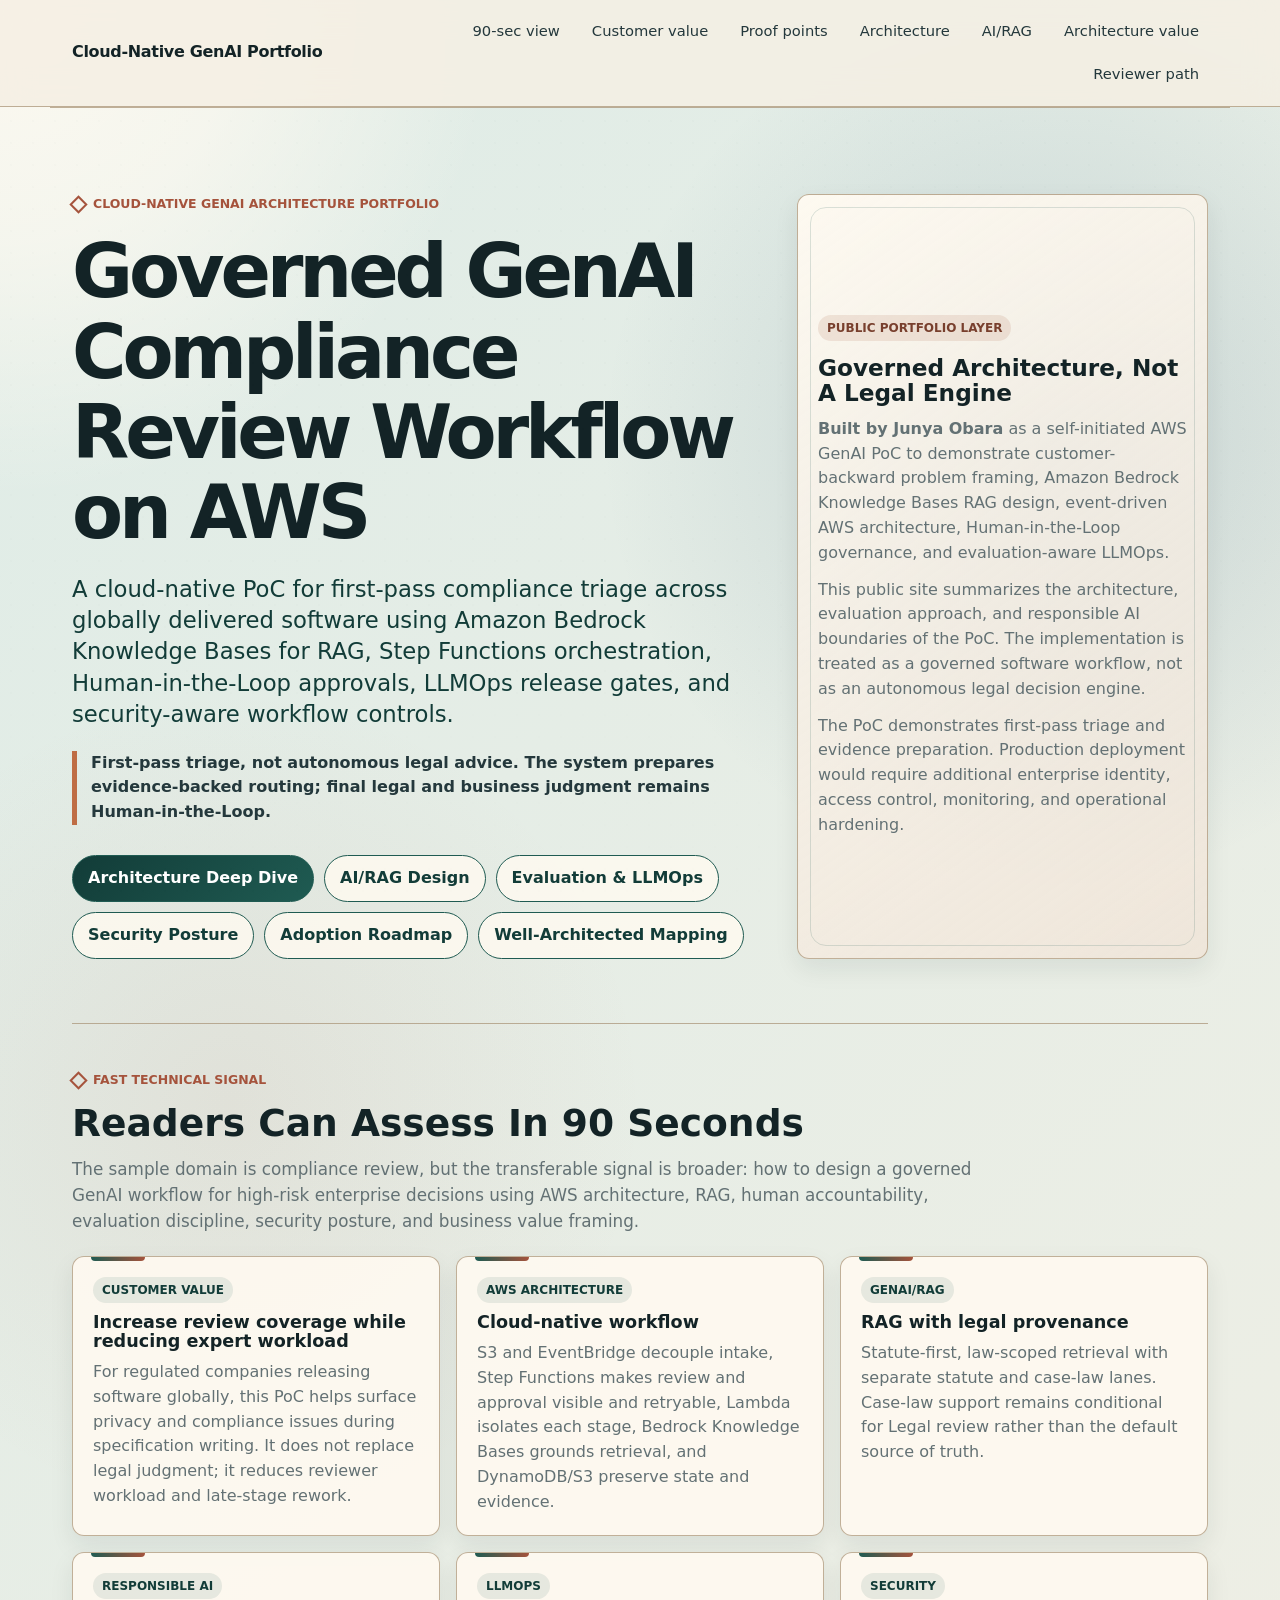
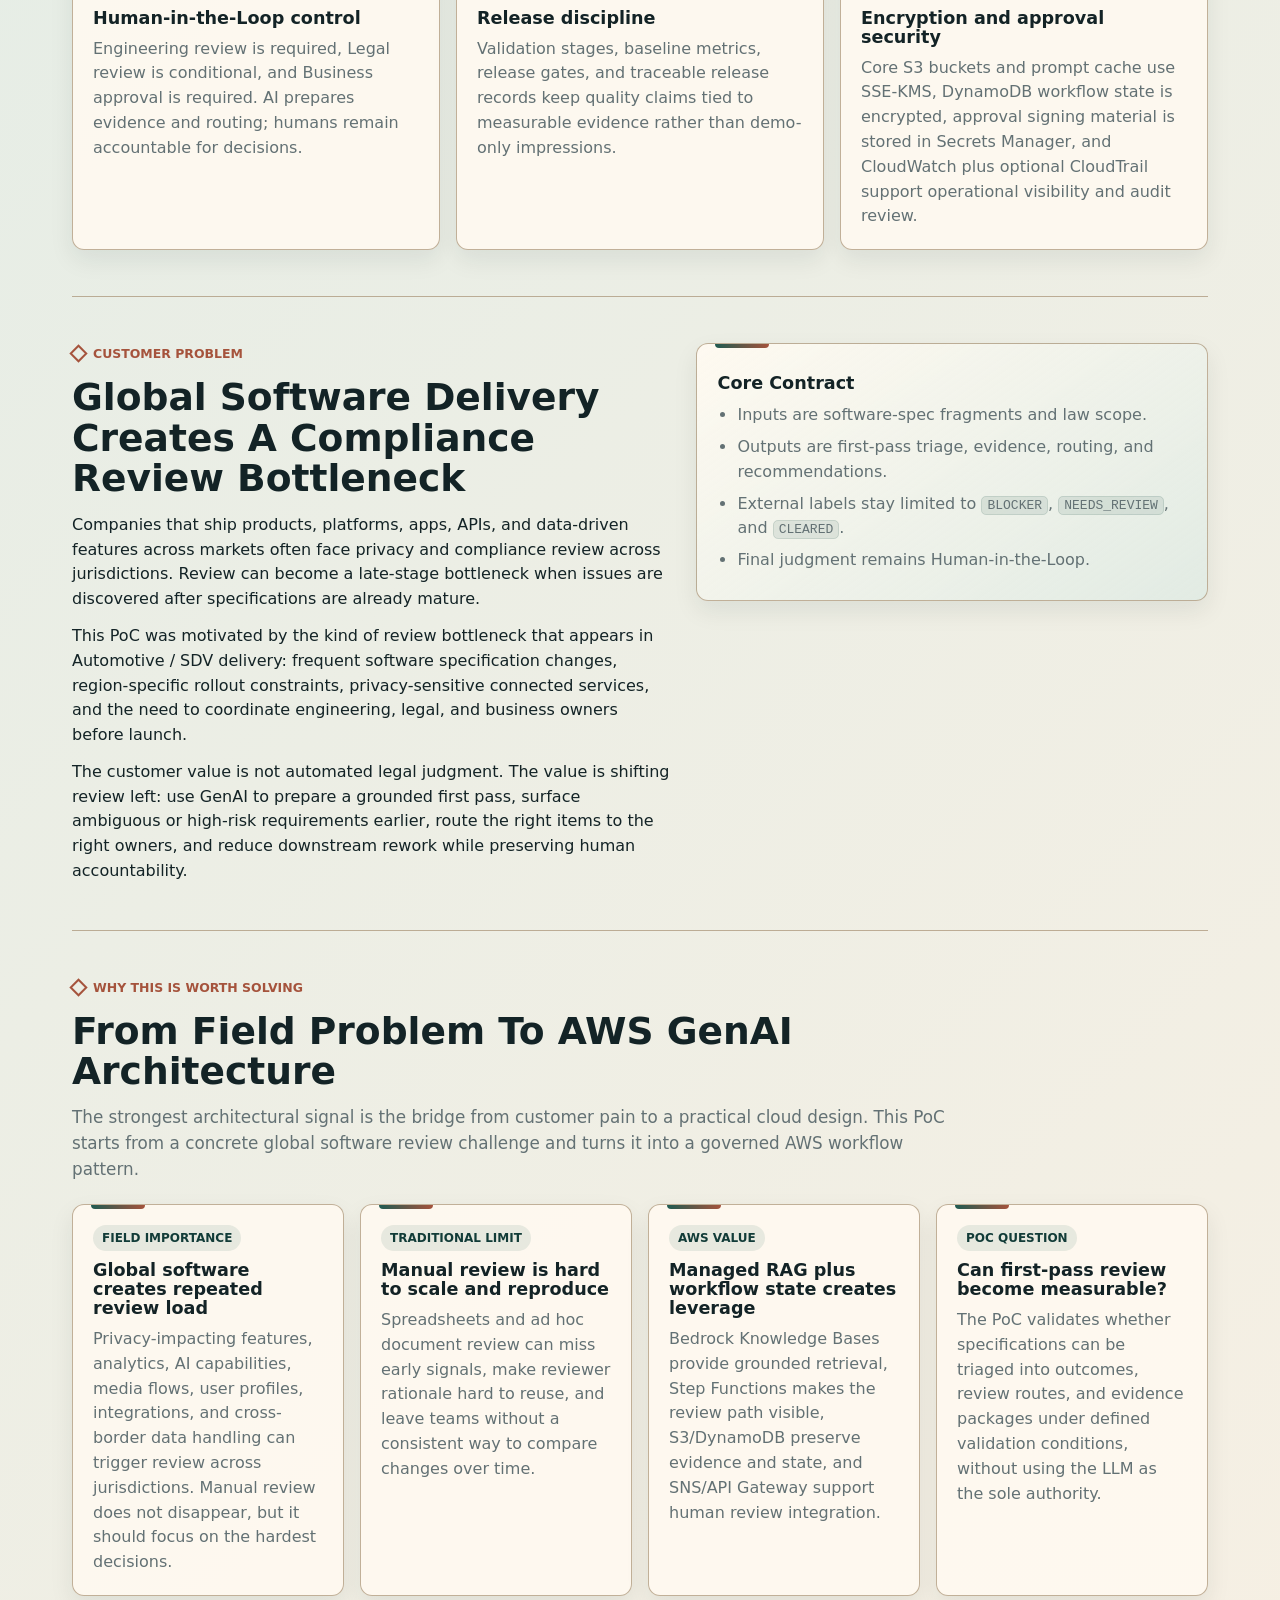
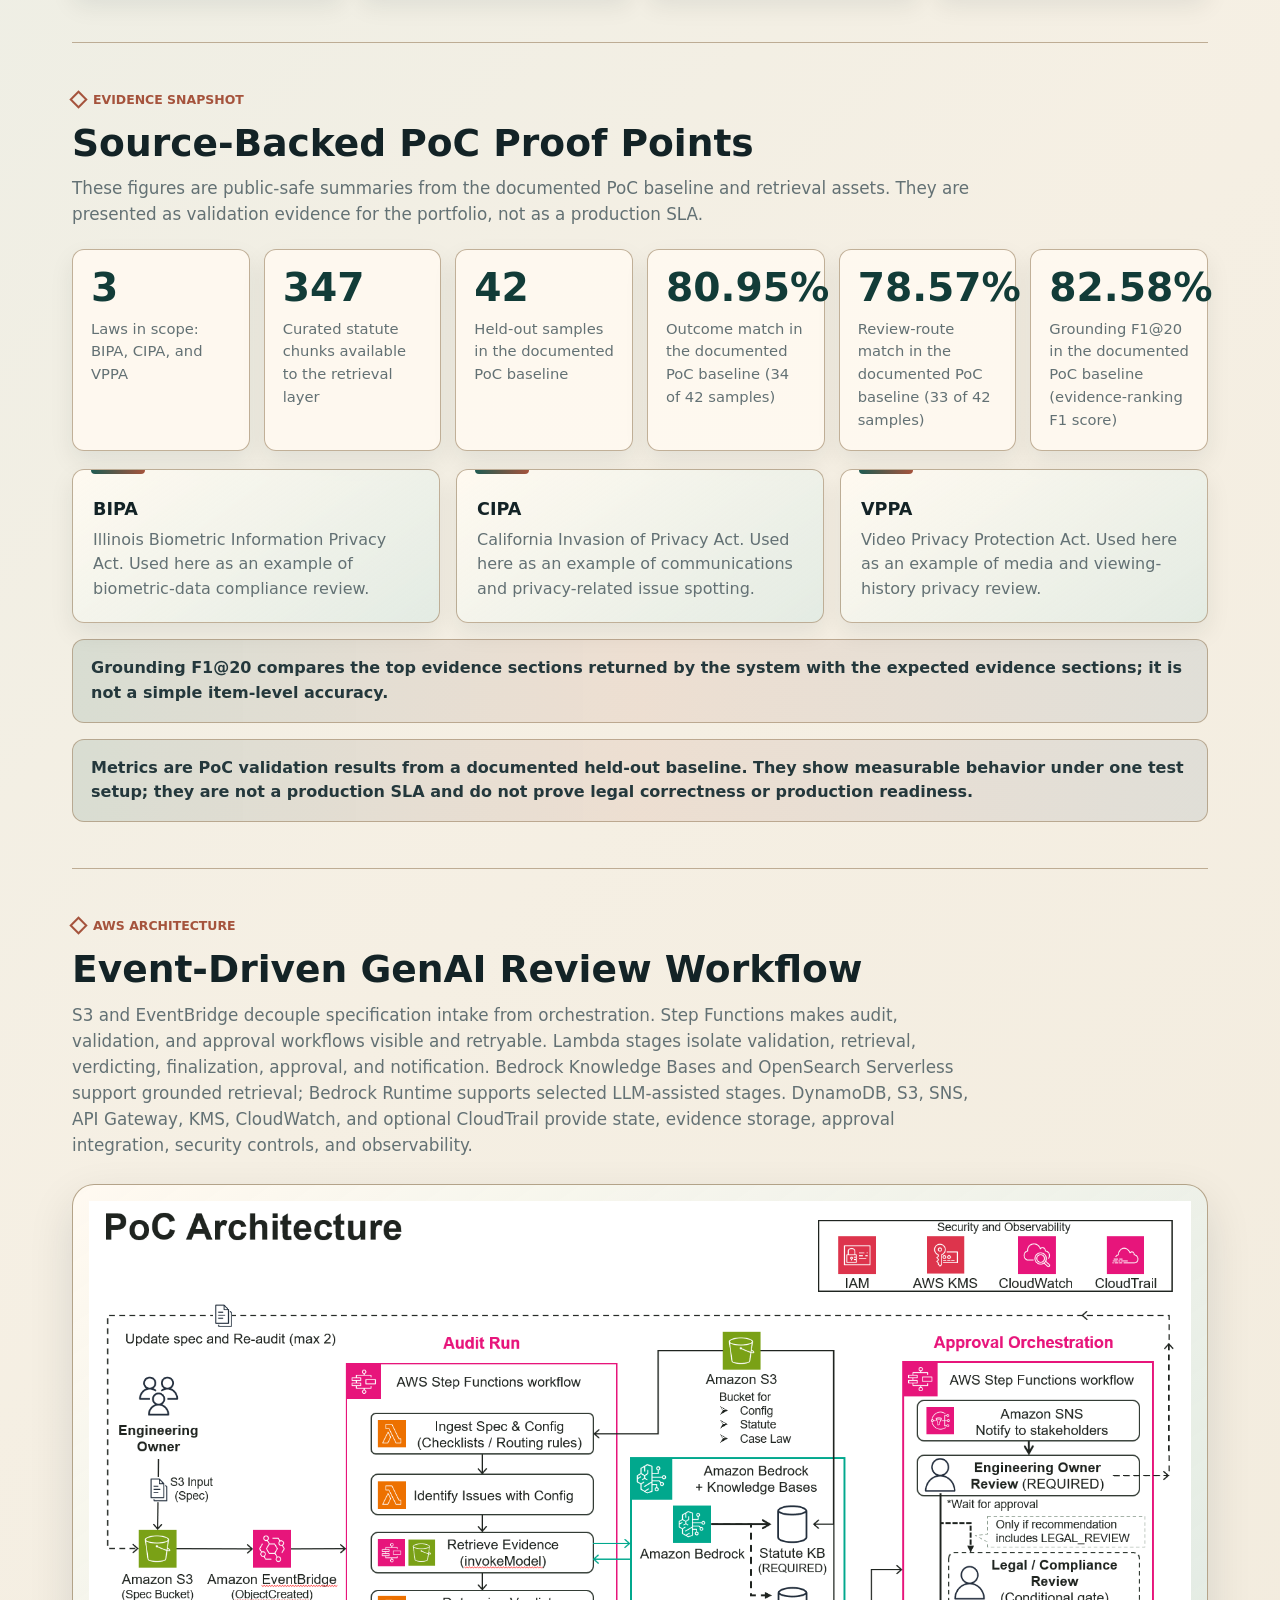
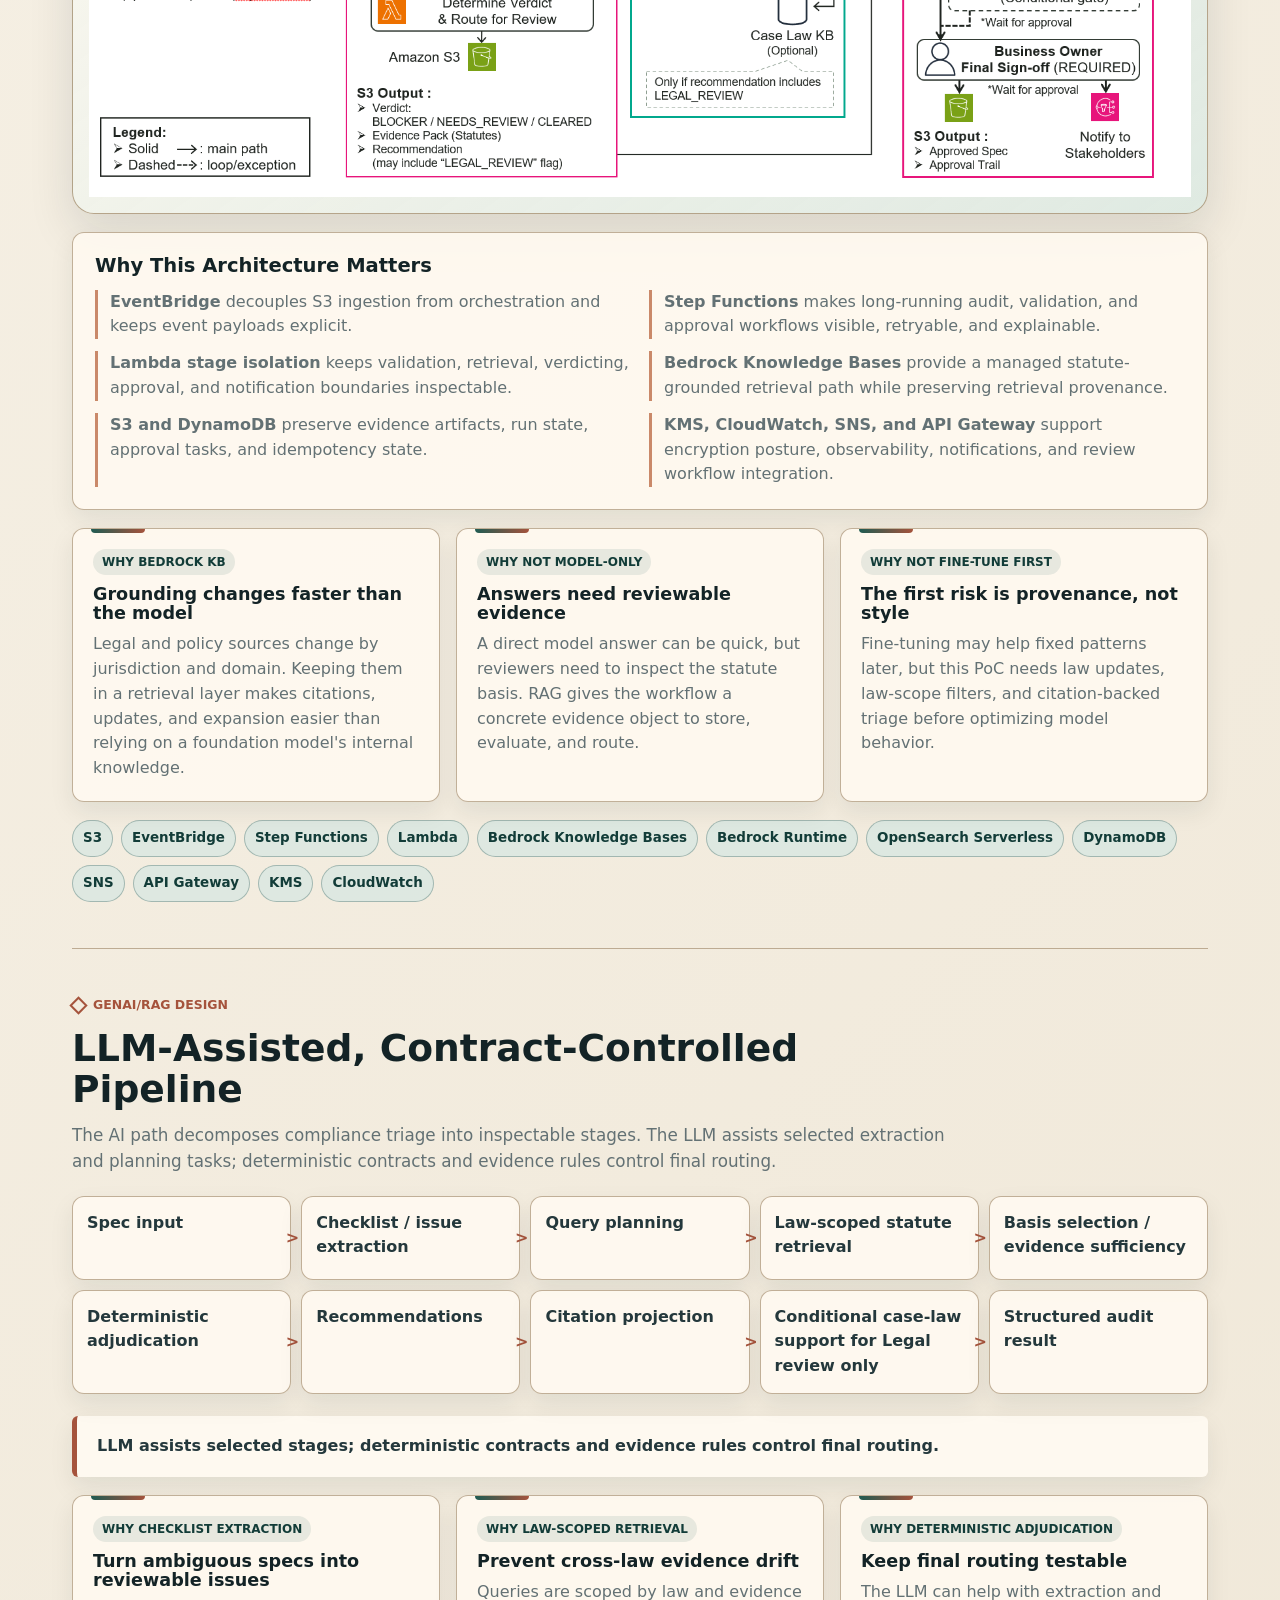
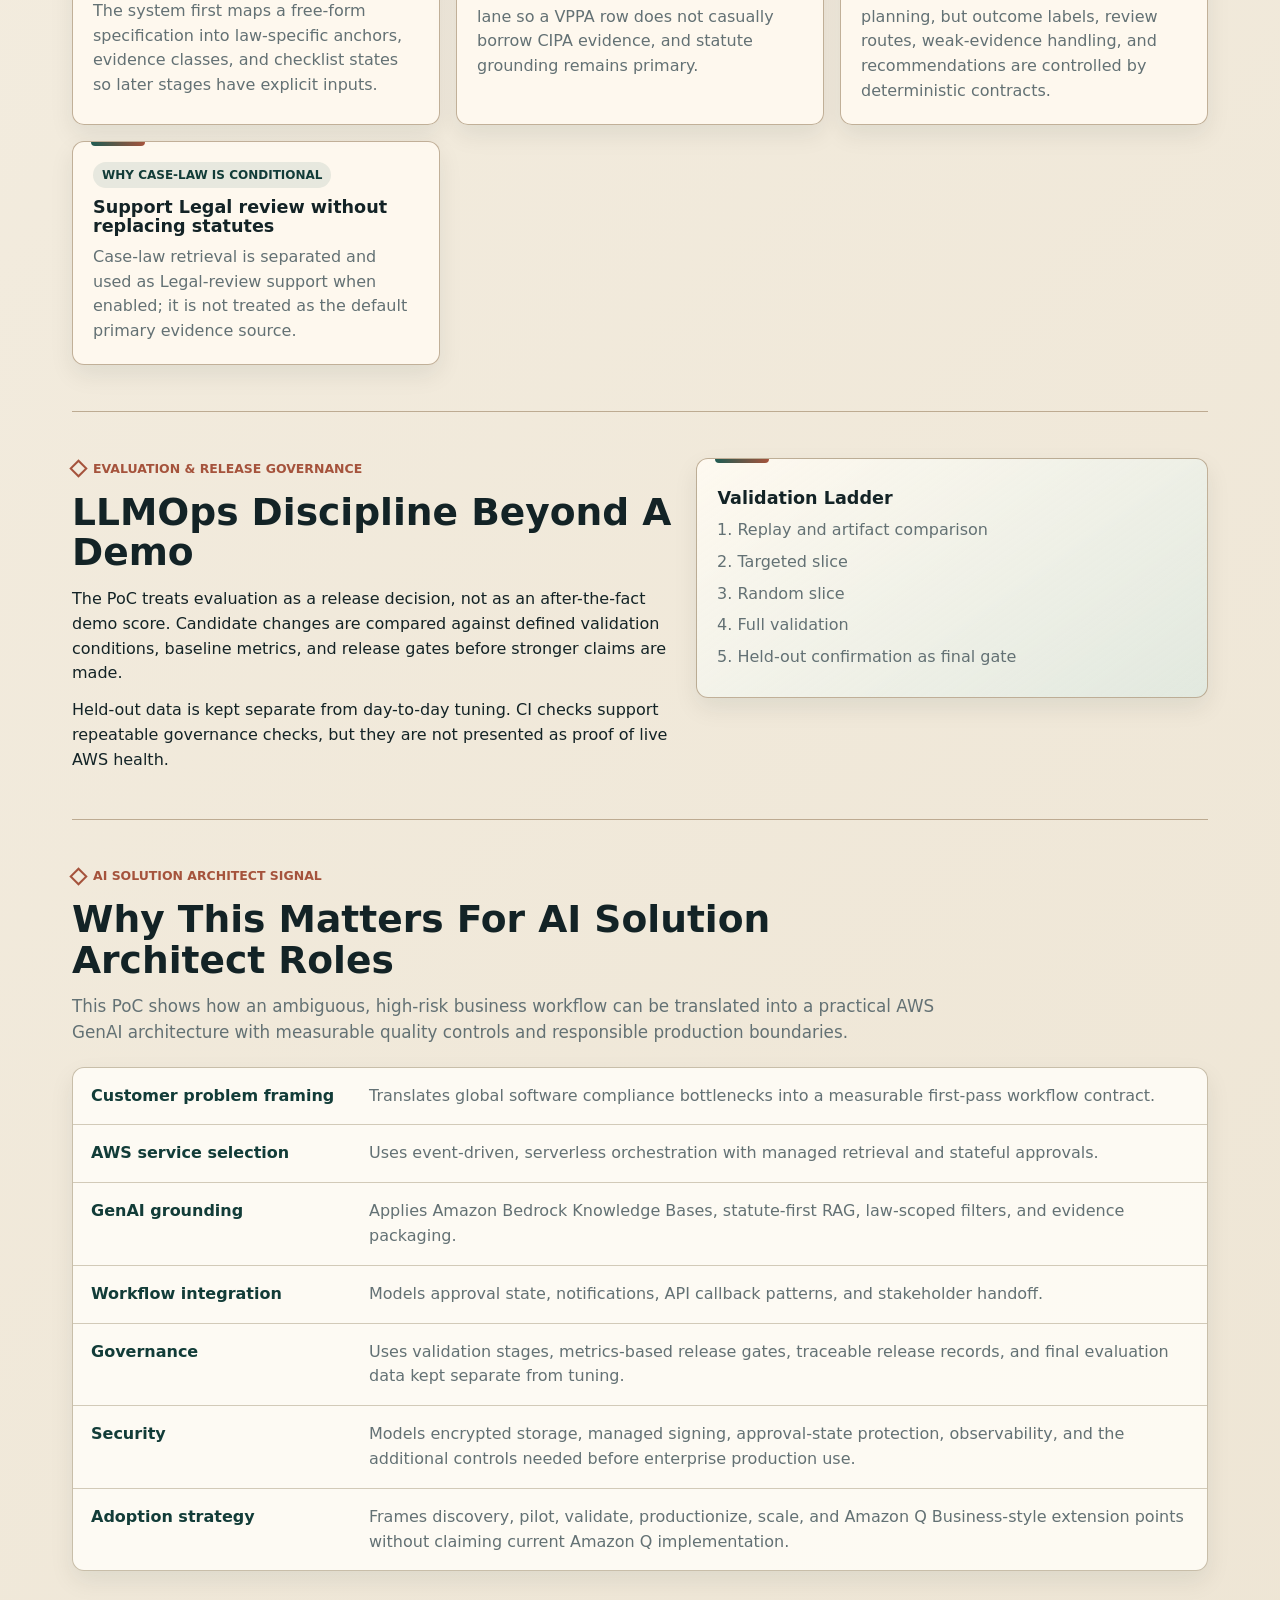
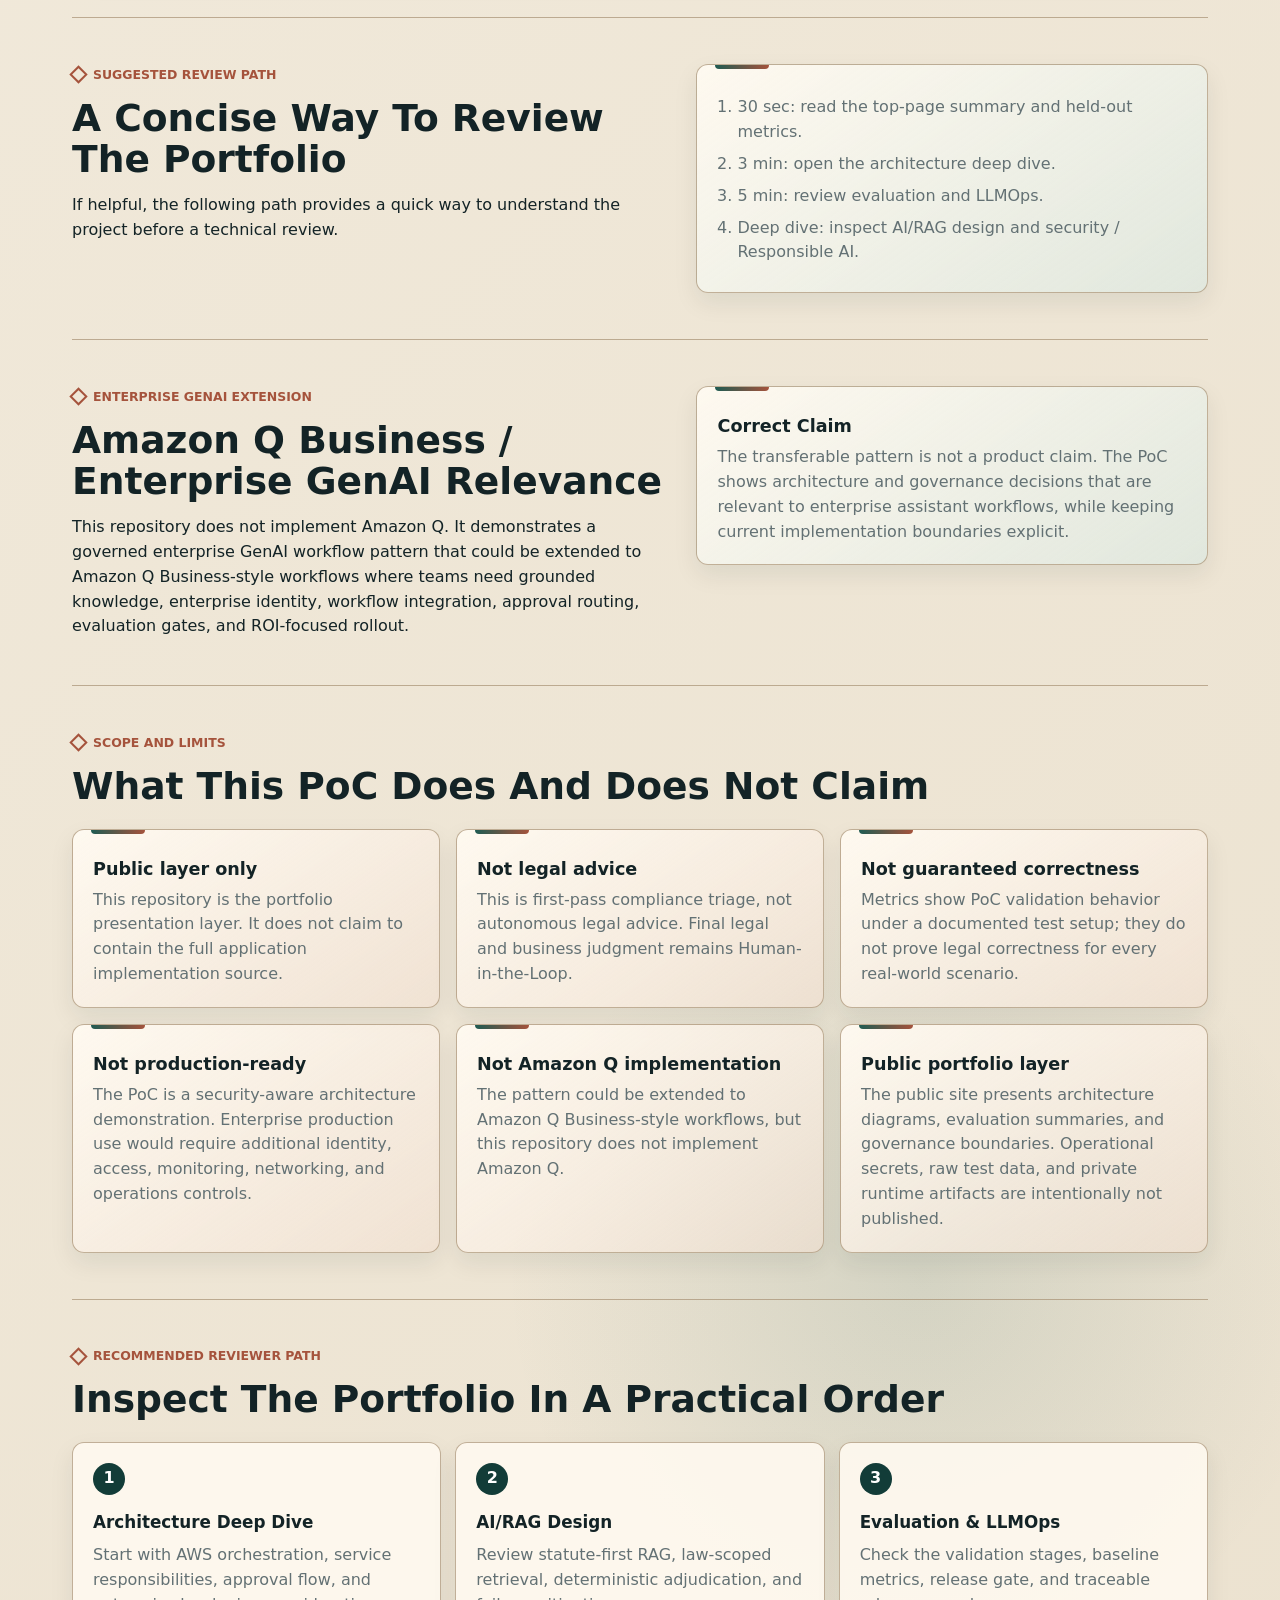
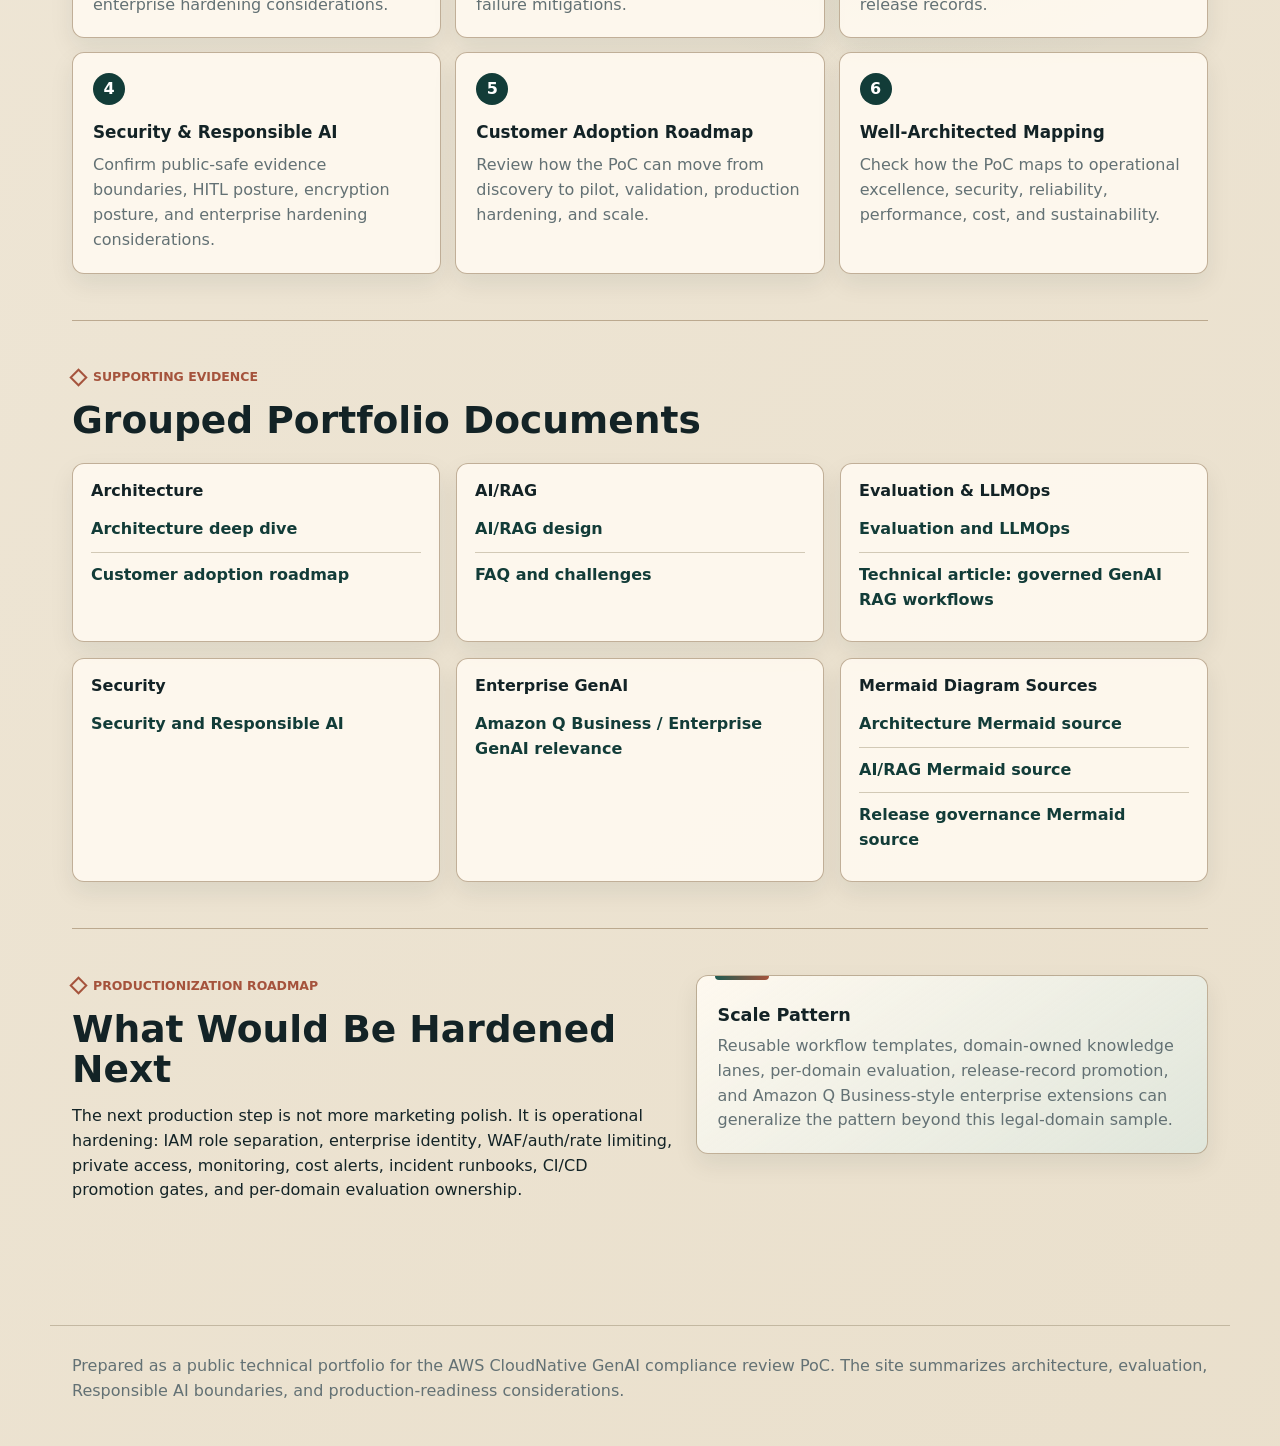
<file: index.html>
<!doctype html>
<html lang="en">
<head>
  <meta charset="utf-8">
  <meta name="viewport" content="width=device-width, initial-scale=1">
  <title>Governed GenAI Compliance Review Workflow on AWS</title>
  <meta name="description" content="AWS cloud-native GenAI portfolio for a governed compliance review PoC using Amazon Bedrock Knowledge Bases for RAG, Step Functions orchestration, Human-in-the-Loop approvals, LLMOps release gates, and security-aware workflow controls.">
  <link rel="stylesheet" href="assets/site.css">
</head>
<body>
  <header class="site-header">
    <nav class="nav" aria-label="Primary">
      <a class="brand" href="#top">Cloud-Native GenAI Portfolio</a>
      <div class="nav-links">
        <a href="#assess">90-sec view</a>
        <a href="#value">Customer value</a>
        <a href="#proof">Proof points</a>
        <a href="#architecture">Architecture</a>
        <a href="#rag">AI/RAG</a>
        <a href="#sa-relevance">Architecture value</a>
        <a href="#reviewer-path">Reviewer path</a>
      </div>
    </nav>
  </header>

  <section id="top" class="hero">
    <div class="hero-copy">
      <div class="section-eyebrow">Cloud-Native GenAI Architecture Portfolio</div>
      <h1>Governed GenAI Compliance Review Workflow on AWS</h1>
      <p class="subtitle">A cloud-native PoC for first-pass compliance triage across globally delivered software using Amazon Bedrock Knowledge Bases for RAG, Step Functions orchestration, Human-in-the-Loop approvals, LLMOps release gates, and security-aware workflow controls.</p>
      <p class="boundary-line">First-pass triage, not autonomous legal advice. The system prepares evidence-backed routing; final legal and business judgment remains Human-in-the-Loop.</p>
      <div class="cta-row" aria-label="Primary portfolio documents">
        <a class="button primary" href="docs/architecture-deep-dive.html">Architecture Deep Dive</a>
        <a class="button secondary" href="docs/ai-rag-design.html">AI/RAG Design</a>
        <a class="button secondary" href="docs/evaluation-and-llmops.html">Evaluation &amp; LLMOps</a>
        <a class="button secondary" href="docs/security-and-responsible-ai.html">Security Posture</a>
        <a class="button secondary" href="docs/customer-adoption-roadmap.html">Adoption Roadmap</a>
        <a class="button secondary" href="docs/aws-well-architected-mapping.html">Well-Architected Mapping</a>
      </div>
    </div>
    <aside class="hero-panel boundary-card" aria-label="Portfolio boundaries">
      <span class="status-badge">Public portfolio layer</span>
      <h2>Governed Architecture, Not A Legal Engine</h2>
      <p><strong>Built by Junya Obara</strong> as a self-initiated AWS GenAI PoC to demonstrate customer-backward problem framing, Amazon Bedrock Knowledge Bases RAG design, event-driven AWS architecture, Human-in-the-Loop governance, and evaluation-aware LLMOps.</p>
      <p>This public site summarizes the architecture, evaluation approach, and responsible AI boundaries of the PoC. The implementation is treated as a governed software workflow, not as an autonomous legal decision engine.</p>
      <p>The PoC demonstrates first-pass triage and evidence preparation. Production deployment would require additional enterprise identity, access control, monitoring, and operational hardening.</p>
    </aside>
  </section>

  <main>
    <section id="assess">
      <div class="section-heading">
        <span class="section-eyebrow">Fast Technical Signal</span>
        <h2>Readers Can Assess In 90 Seconds</h2>
        <p>The sample domain is compliance review, but the transferable signal is broader: how to design a governed GenAI workflow for high-risk enterprise decisions using AWS architecture, RAG, human accountability, evaluation discipline, security posture, and business value framing.</p>
      </div>
      <div class="capability-grid">
        <article class="card">
          <span class="badge">Customer value</span>
          <h3>Increase review coverage while reducing expert workload</h3>
          <p>For regulated companies releasing software globally, this PoC helps surface privacy and compliance issues during specification writing. It does not replace legal judgment; it reduces reviewer workload and late-stage rework.</p>
        </article>
        <article class="card">
          <span class="badge">AWS architecture</span>
          <h3>Cloud-native workflow</h3>
          <p>S3 and EventBridge decouple intake, Step Functions makes review and approval visible and retryable, Lambda isolates each stage, Bedrock Knowledge Bases grounds retrieval, and DynamoDB/S3 preserve state and evidence.</p>
        </article>
        <article class="card">
          <span class="badge">GenAI/RAG</span>
          <h3>RAG with legal provenance</h3>
          <p>Statute-first, law-scoped retrieval with separate statute and case-law lanes. Case-law support remains conditional for Legal review rather than the default source of truth.</p>
        </article>
        <article class="card">
          <span class="badge">Responsible AI</span>
          <h3>Human-in-the-Loop control</h3>
          <p>Engineering review is required, Legal review is conditional, and Business approval is required. AI prepares evidence and routing; humans remain accountable for decisions.</p>
        </article>
        <article class="card">
          <span class="badge">LLMOps</span>
          <h3>Release discipline</h3>
          <p>Validation stages, baseline metrics, release gates, and traceable release records keep quality claims tied to measurable evidence rather than demo-only impressions.</p>
        </article>
        <article class="card">
          <span class="badge">Security</span>
          <h3>Encryption and approval security</h3>
          <p>Core S3 buckets and prompt cache use SSE-KMS, DynamoDB workflow state is encrypted, approval signing material is stored in Secrets Manager, and CloudWatch plus optional CloudTrail support operational visibility and audit review.</p>
        </article>
      </div>
    </section>

    <section id="problem" class="split-panel">
      <div>
        <span class="section-eyebrow">Customer Problem</span>
        <h2>Global Software Delivery Creates A Compliance Review Bottleneck</h2>
        <p>Companies that ship products, platforms, apps, APIs, and data-driven features across markets often face privacy and compliance review across jurisdictions. Review can become a late-stage bottleneck when issues are discovered after specifications are already mature.</p>
        <p>This PoC was motivated by the kind of review bottleneck that appears in Automotive / SDV delivery: frequent software specification changes, region-specific rollout constraints, privacy-sensitive connected services, and the need to coordinate engineering, legal, and business owners before launch.</p>
        <p>The customer value is not automated legal judgment. The value is shifting review left: use GenAI to prepare a grounded first pass, surface ambiguous or high-risk requirements earlier, route the right items to the right owners, and reduce downstream rework while preserving human accountability.</p>
      </div>
      <div class="truth-card">
        <h3>Core Contract</h3>
        <ul>
          <li>Inputs are software-spec fragments and law scope.</li>
          <li>Outputs are first-pass triage, evidence, routing, and recommendations.</li>
          <li>External labels stay limited to <code>BLOCKER</code>, <code>NEEDS_REVIEW</code>, and <code>CLEARED</code>.</li>
          <li>Final judgment remains Human-in-the-Loop.</li>
        </ul>
      </div>
    </section>

    <section id="value">
      <div class="section-heading">
        <span class="section-eyebrow">Why This Is Worth Solving</span>
        <h2>From Field Problem To AWS GenAI Architecture</h2>
        <p>The strongest architectural signal is the bridge from customer pain to a practical cloud design. This PoC starts from a concrete global software review challenge and turns it into a governed AWS workflow pattern.</p>
      </div>
      <div class="value-grid">
        <article class="card">
          <span class="badge">Field importance</span>
          <h3>Global software creates repeated review load</h3>
          <p>Privacy-impacting features, analytics, AI capabilities, media flows, user profiles, integrations, and cross-border data handling can trigger review across jurisdictions. Manual review does not disappear, but it should focus on the hardest decisions.</p>
        </article>
        <article class="card">
          <span class="badge">Traditional limit</span>
          <h3>Manual review is hard to scale and reproduce</h3>
          <p>Spreadsheets and ad hoc document review can miss early signals, make reviewer rationale hard to reuse, and leave teams without a consistent way to compare changes over time.</p>
        </article>
        <article class="card">
          <span class="badge">AWS value</span>
          <h3>Managed RAG plus workflow state creates leverage</h3>
          <p>Bedrock Knowledge Bases provide grounded retrieval, Step Functions makes the review path visible, S3/DynamoDB preserve evidence and state, and SNS/API Gateway support human review integration.</p>
        </article>
        <article class="card">
          <span class="badge">PoC question</span>
          <h3>Can first-pass review become measurable?</h3>
          <p>The PoC validates whether specifications can be triaged into outcomes, review routes, and evidence packages under defined validation conditions, without using the LLM as the sole authority.</p>
        </article>
      </div>
    </section>

    <section id="proof">
      <div class="section-heading">
        <span class="section-eyebrow">Evidence Snapshot</span>
        <h2>Source-Backed PoC Proof Points</h2>
        <p>These figures are public-safe summaries from the documented PoC baseline and retrieval assets. They are presented as validation evidence for the portfolio, not as a production SLA.</p>
      </div>
      <div class="metric-grid">
        <article class="metric-card"><span>3</span><p>Laws in scope: BIPA, CIPA, and VPPA</p></article>
        <article class="metric-card"><span>347</span><p>Curated statute chunks available to the retrieval layer</p></article>
        <article class="metric-card"><span>42</span><p>Held-out samples in the documented PoC baseline</p></article>
        <article class="metric-card"><span>80.95%</span><p>Outcome match in the documented PoC baseline (34 of 42 samples)</p></article>
        <article class="metric-card"><span>78.57%</span><p>Review-route match in the documented PoC baseline (33 of 42 samples)</p></article>
        <article class="metric-card"><span>82.58%</span><p>Grounding F1@20 in the documented PoC baseline (evidence-ranking F1 score)</p></article>
      </div>
      <div class="term-grid" aria-label="Privacy law acronym glossary">
        <article class="truth-card"><h3>BIPA</h3><p>Illinois Biometric Information Privacy Act. Used here as an example of biometric-data compliance review.</p></article>
        <article class="truth-card"><h3>CIPA</h3><p>California Invasion of Privacy Act. Used here as an example of communications and privacy-related issue spotting.</p></article>
        <article class="truth-card"><h3>VPPA</h3><p>Video Privacy Protection Act. Used here as an example of media and viewing-history privacy review.</p></article>
      </div>
      <p class="proof-strip">Grounding F1@20 compares the top evidence sections returned by the system with the expected evidence sections; it is not a simple item-level accuracy.</p>
      <p class="proof-strip">Metrics are PoC validation results from a documented held-out baseline. They show measurable behavior under one test setup; they are not a production SLA and do not prove legal correctness or production readiness.</p>
    </section>

    <section id="architecture">
      <div class="section-heading">
        <span class="section-eyebrow">AWS Architecture</span>
        <h2>Event-Driven GenAI Review Workflow</h2>
        <p>S3 and EventBridge decouple specification intake from orchestration. Step Functions makes audit, validation, and approval workflows visible and retryable. Lambda stages isolate validation, retrieval, verdicting, finalization, approval, and notification. Bedrock Knowledge Bases and OpenSearch Serverless support grounded retrieval; Bedrock Runtime supports selected LLM-assisted stages. DynamoDB, S3, SNS, API Gateway, KMS, CloudWatch, and optional CloudTrail provide state, evidence storage, approval integration, security controls, and observability.</p>
      </div>
      <figure class="arch-diagram" aria-label="PoC architecture diagram showing S3 input, EventBridge trigger, Step Functions audit workflow, Lambda stages, Bedrock Knowledge Bases, S3 state, and approval orchestration.">
        <img src="assets/poc-architecture.png" alt="PoC Architecture diagram for the event-driven GenAI compliance review workflow on AWS, including S3 input, EventBridge, Step Functions, Lambda stages, Amazon Bedrock Knowledge Bases, S3 state, SNS notifications, Human-in-the-Loop approvals, IAM, KMS, CloudWatch, and CloudTrail.">
      </figure>
      <div class="architecture-callout">
        <h3>Why This Architecture Matters</h3>
        <div class="reason-grid">
          <p><strong>EventBridge</strong> decouples S3 ingestion from orchestration and keeps event payloads explicit.</p>
          <p><strong>Step Functions</strong> makes long-running audit, validation, and approval workflows visible, retryable, and explainable.</p>
          <p><strong>Lambda stage isolation</strong> keeps validation, retrieval, verdicting, approval, and notification boundaries inspectable.</p>
          <p><strong>Bedrock Knowledge Bases</strong> provide a managed statute-grounded retrieval path while preserving retrieval provenance.</p>
          <p><strong>S3 and DynamoDB</strong> preserve evidence artifacts, run state, approval tasks, and idempotency state.</p>
          <p><strong>KMS, CloudWatch, SNS, and API Gateway</strong> support encryption posture, observability, notifications, and review workflow integration.</p>
        </div>
      </div>
      <div class="decision-grid">
        <article class="card">
          <span class="badge">Why Bedrock KB</span>
          <h3>Grounding changes faster than the model</h3>
          <p>Legal and policy sources change by jurisdiction and domain. Keeping them in a retrieval layer makes citations, updates, and expansion easier than relying on a foundation model's internal knowledge.</p>
        </article>
        <article class="card">
          <span class="badge">Why not model-only</span>
          <h3>Answers need reviewable evidence</h3>
          <p>A direct model answer can be quick, but reviewers need to inspect the statute basis. RAG gives the workflow a concrete evidence object to store, evaluate, and route.</p>
        </article>
        <article class="card">
          <span class="badge">Why not fine-tune first</span>
          <h3>The first risk is provenance, not style</h3>
          <p>Fine-tuning may help fixed patterns later, but this PoC needs law updates, law-scope filters, and citation-backed triage before optimizing model behavior.</p>
        </article>
      </div>
      <div class="pill-row" aria-label="AWS services represented in the architecture">
        <span class="pill">S3</span><span class="pill">EventBridge</span><span class="pill">Step Functions</span><span class="pill">Lambda</span><span class="pill">Bedrock Knowledge Bases</span><span class="pill">Bedrock Runtime</span><span class="pill">OpenSearch Serverless</span><span class="pill">DynamoDB</span><span class="pill">SNS</span><span class="pill">API Gateway</span><span class="pill">KMS</span><span class="pill">CloudWatch</span>
      </div>
    </section>

    <section id="rag">
      <div class="section-heading">
        <span class="section-eyebrow">GenAI/RAG Design</span>
        <h2>LLM-Assisted, Contract-Controlled Pipeline</h2>
        <p>The AI path decomposes compliance triage into inspectable stages. The LLM assists selected extraction and planning tasks; deterministic contracts and evidence rules control final routing.</p>
      </div>
      <div class="flow" aria-label="AI and RAG pipeline stages">
        <span>Spec input</span>
        <span>Checklist / issue extraction</span>
        <span>Query planning</span>
        <span>Law-scoped statute retrieval</span>
        <span>Basis selection / evidence sufficiency</span>
        <span>Deterministic adjudication</span>
        <span>Recommendations</span>
        <span>Citation projection</span>
        <span>Conditional case-law support for Legal review only</span>
        <span>Structured audit result</span>
      </div>
      <div class="callout">LLM assists selected stages; deterministic contracts and evidence rules control final routing.</div>
      <div class="decision-grid">
        <article class="card">
          <span class="badge">Why checklist extraction</span>
          <h3>Turn ambiguous specs into reviewable issues</h3>
          <p>The system first maps a free-form specification into law-specific anchors, evidence classes, and checklist states so later stages have explicit inputs.</p>
        </article>
        <article class="card">
          <span class="badge">Why law-scoped retrieval</span>
          <h3>Prevent cross-law evidence drift</h3>
          <p>Queries are scoped by law and evidence lane so a VPPA row does not casually borrow CIPA evidence, and statute grounding remains primary.</p>
        </article>
        <article class="card">
          <span class="badge">Why deterministic adjudication</span>
          <h3>Keep final routing testable</h3>
          <p>The LLM can help with extraction and planning, but outcome labels, review routes, weak-evidence handling, and recommendations are controlled by deterministic contracts.</p>
        </article>
        <article class="card">
          <span class="badge">Why case-law is conditional</span>
          <h3>Support Legal review without replacing statutes</h3>
          <p>Case-law retrieval is separated and used as Legal-review support when enabled; it is not treated as the default primary evidence source.</p>
        </article>
      </div>
    </section>

    <section id="governance" class="split-panel">
      <div>
        <span class="section-eyebrow">Evaluation &amp; Release Governance</span>
        <h2>LLMOps Discipline Beyond A Demo</h2>
        <p>The PoC treats evaluation as a release decision, not as an after-the-fact demo score. Candidate changes are compared against defined validation conditions, baseline metrics, and release gates before stronger claims are made.</p>
        <p>Held-out data is kept separate from day-to-day tuning. CI checks support repeatable governance checks, but they are not presented as proof of live AWS health.</p>
      </div>
      <div class="truth-card">
        <h3>Validation Ladder</h3>
        <ol>
          <li>Replay and artifact comparison</li>
          <li>Targeted slice</li>
          <li>Random slice</li>
          <li>Full validation</li>
          <li>Held-out confirmation as final gate</li>
        </ol>
      </div>
    </section>

    <section id="sa-relevance">
      <div class="section-heading">
        <span class="section-eyebrow">AI Solution Architect Signal</span>
        <h2>Why This Matters For AI Solution Architect Roles</h2>
        <p>This PoC shows how an ambiguous, high-risk business workflow can be translated into a practical AWS GenAI architecture with measurable quality controls and responsible production boundaries.</p>
      </div>
      <div class="mapping-table" role="table" aria-label="AWS GenAI architecture relevance mapping">
        <div role="row"><strong role="cell">Customer problem framing</strong><span role="cell">Translates global software compliance bottlenecks into a measurable first-pass workflow contract.</span></div>
        <div role="row"><strong role="cell">AWS service selection</strong><span role="cell">Uses event-driven, serverless orchestration with managed retrieval and stateful approvals.</span></div>
        <div role="row"><strong role="cell">GenAI grounding</strong><span role="cell">Applies Amazon Bedrock Knowledge Bases, statute-first RAG, law-scoped filters, and evidence packaging.</span></div>
        <div role="row"><strong role="cell">Workflow integration</strong><span role="cell">Models approval state, notifications, API callback patterns, and stakeholder handoff.</span></div>
        <div role="row"><strong role="cell">Governance</strong><span role="cell">Uses validation stages, metrics-based release gates, traceable release records, and final evaluation data kept separate from tuning.</span></div>
        <div role="row"><strong role="cell">Security</strong><span role="cell">Models encrypted storage, managed signing, approval-state protection, observability, and the additional controls needed before enterprise production use.</span></div>
        <div role="row"><strong role="cell">Adoption strategy</strong><span role="cell">Frames discovery, pilot, validate, productionize, scale, and Amazon Q Business-style extension points without claiming current Amazon Q implementation.</span></div>
      </div>
    </section>

    <section id="quick-path" class="split-panel">
      <div>
        <span class="section-eyebrow">Suggested Review Path</span>
        <h2>A Concise Way To Review The Portfolio</h2>
        <p>If helpful, the following path provides a quick way to understand the project before a technical review.</p>
      </div>
      <div class="truth-card">
        <ol>
          <li>30 sec: read the top-page summary and held-out metrics.</li>
          <li>3 min: open the architecture deep dive.</li>
          <li>5 min: review evaluation and LLMOps.</li>
          <li>Deep dive: inspect AI/RAG design and security / Responsible AI.</li>
        </ol>
      </div>
    </section>

    <section id="amazon-q" class="split-panel">
      <div>
        <span class="section-eyebrow">Enterprise GenAI Extension</span>
        <h2>Amazon Q Business / Enterprise GenAI Relevance</h2>
        <p>This repository does not implement Amazon Q. It demonstrates a governed enterprise GenAI workflow pattern that could be extended to Amazon Q Business-style workflows where teams need grounded knowledge, enterprise identity, workflow integration, approval routing, evaluation gates, and ROI-focused rollout.</p>
      </div>
      <div class="truth-card">
        <h3>Correct Claim</h3>
        <p>The transferable pattern is not a product claim. The PoC shows architecture and governance decisions that are relevant to enterprise assistant workflows, while keeping current implementation boundaries explicit.</p>
      </div>
    </section>

    <section id="boundaries">
      <div class="section-heading">
        <span class="section-eyebrow">Scope And Limits</span>
        <h2>What This PoC Does And Does Not Claim</h2>
      </div>
      <div class="boundary-grid">
        <article class="boundary-card"><h3>Public layer only</h3><p>This repository is the portfolio presentation layer. It does not claim to contain the full application implementation source.</p></article>
        <article class="boundary-card"><h3>Not legal advice</h3><p>This is first-pass compliance triage, not autonomous legal advice. Final legal and business judgment remains Human-in-the-Loop.</p></article>
        <article class="boundary-card"><h3>Not guaranteed correctness</h3><p>Metrics show PoC validation behavior under a documented test setup; they do not prove legal correctness for every real-world scenario.</p></article>
        <article class="boundary-card"><h3>Not production-ready</h3><p>The PoC is a security-aware architecture demonstration. Enterprise production use would require additional identity, access, monitoring, networking, and operations controls.</p></article>
        <article class="boundary-card"><h3>Not Amazon Q implementation</h3><p>The pattern could be extended to Amazon Q Business-style workflows, but this repository does not implement Amazon Q.</p></article>
        <article class="boundary-card"><h3>Public portfolio layer</h3><p>The public site presents architecture diagrams, evaluation summaries, and governance boundaries. Operational secrets, raw test data, and private runtime artifacts are intentionally not published.</p></article>
      </div>
    </section>

    <section id="reviewer-path">
      <div class="section-heading">
        <span class="section-eyebrow">Recommended Reviewer Path</span>
        <h2>Inspect The Portfolio In A Practical Order</h2>
      </div>
      <div class="reviewer-path">
        <a href="docs/architecture-deep-dive.html"><span>1</span><strong>Architecture Deep Dive</strong><p>Start with AWS orchestration, service responsibilities, approval flow, and enterprise hardening considerations.</p></a>
        <a href="docs/ai-rag-design.html"><span>2</span><strong>AI/RAG Design</strong><p>Review statute-first RAG, law-scoped retrieval, deterministic adjudication, and failure mitigations.</p></a>
        <a href="docs/evaluation-and-llmops.html"><span>3</span><strong>Evaluation &amp; LLMOps</strong><p>Check the validation stages, baseline metrics, release gate, and traceable release records.</p></a>
        <a href="docs/security-and-responsible-ai.html"><span>4</span><strong>Security &amp; Responsible AI</strong><p>Confirm public-safe evidence boundaries, HITL posture, encryption posture, and enterprise hardening considerations.</p></a>
        <a href="docs/customer-adoption-roadmap.html"><span>5</span><strong>Customer Adoption Roadmap</strong><p>Review how the PoC can move from discovery to pilot, validation, production hardening, and scale.</p></a>
        <a href="docs/aws-well-architected-mapping.html"><span>6</span><strong>Well-Architected Mapping</strong><p>Check how the PoC maps to operational excellence, security, reliability, performance, cost, and sustainability.</p></a>
      </div>
    </section>

    <section id="evidence">
      <div class="section-heading">
        <span class="section-eyebrow">Supporting Evidence</span>
        <h2>Grouped Portfolio Documents</h2>
      </div>
      <div class="evidence-groups">
        <article>
          <h3>Architecture</h3>
          <a href="docs/architecture-deep-dive.html">Architecture deep dive</a>
          <a href="docs/customer-adoption-roadmap.html">Customer adoption roadmap</a>
        </article>
        <article>
          <h3>AI/RAG</h3>
          <a href="docs/ai-rag-design.html">AI/RAG design</a>
          <a href="docs/faq-and-challenges.html">FAQ and challenges</a>
        </article>
        <article>
          <h3>Evaluation &amp; LLMOps</h3>
          <a href="docs/evaluation-and-llmops.html">Evaluation and LLMOps</a>
          <a href="docs/governed-genai-rag-article.html">Technical article: governed GenAI RAG workflows</a>
        </article>
        <article>
          <h3>Security</h3>
          <a href="docs/security-and-responsible-ai.html">Security and Responsible AI</a>
        </article>
        <article>
          <h3>Enterprise GenAI</h3>
          <a href="docs/amazon-q-relevance.html">Amazon Q Business / Enterprise GenAI relevance</a>
        </article>
        <article>
          <h3>Mermaid Diagram Sources</h3>
          <a href="assets/architecture-overview.mmd">Architecture Mermaid source</a>
          <a href="assets/ai-rag-pipeline.mmd">AI/RAG Mermaid source</a>
          <a href="assets/release-governance.mmd">Release governance Mermaid source</a>
        </article>
      </div>
    </section>

    <section id="roadmap" class="split-panel">
      <div>
        <span class="section-eyebrow">Productionization Roadmap</span>
        <h2>What Would Be Hardened Next</h2>
        <p>The next production step is not more marketing polish. It is operational hardening: IAM role separation, enterprise identity, WAF/auth/rate limiting, private access, monitoring, cost alerts, incident runbooks, CI/CD promotion gates, and per-domain evaluation ownership.</p>
      </div>
      <div class="truth-card">
        <h3>Scale Pattern</h3>
        <p>Reusable workflow templates, domain-owned knowledge lanes, per-domain evaluation, release-record promotion, and Amazon Q Business-style enterprise extensions can generalize the pattern beyond this legal-domain sample.</p>
      </div>
    </section>
  </main>

  <footer>
    Prepared as a public technical portfolio for the AWS CloudNative GenAI compliance review PoC. The site summarizes architecture, evaluation, Responsible AI boundaries, and production-readiness considerations.
  </footer>
</body>
</html>
</file>
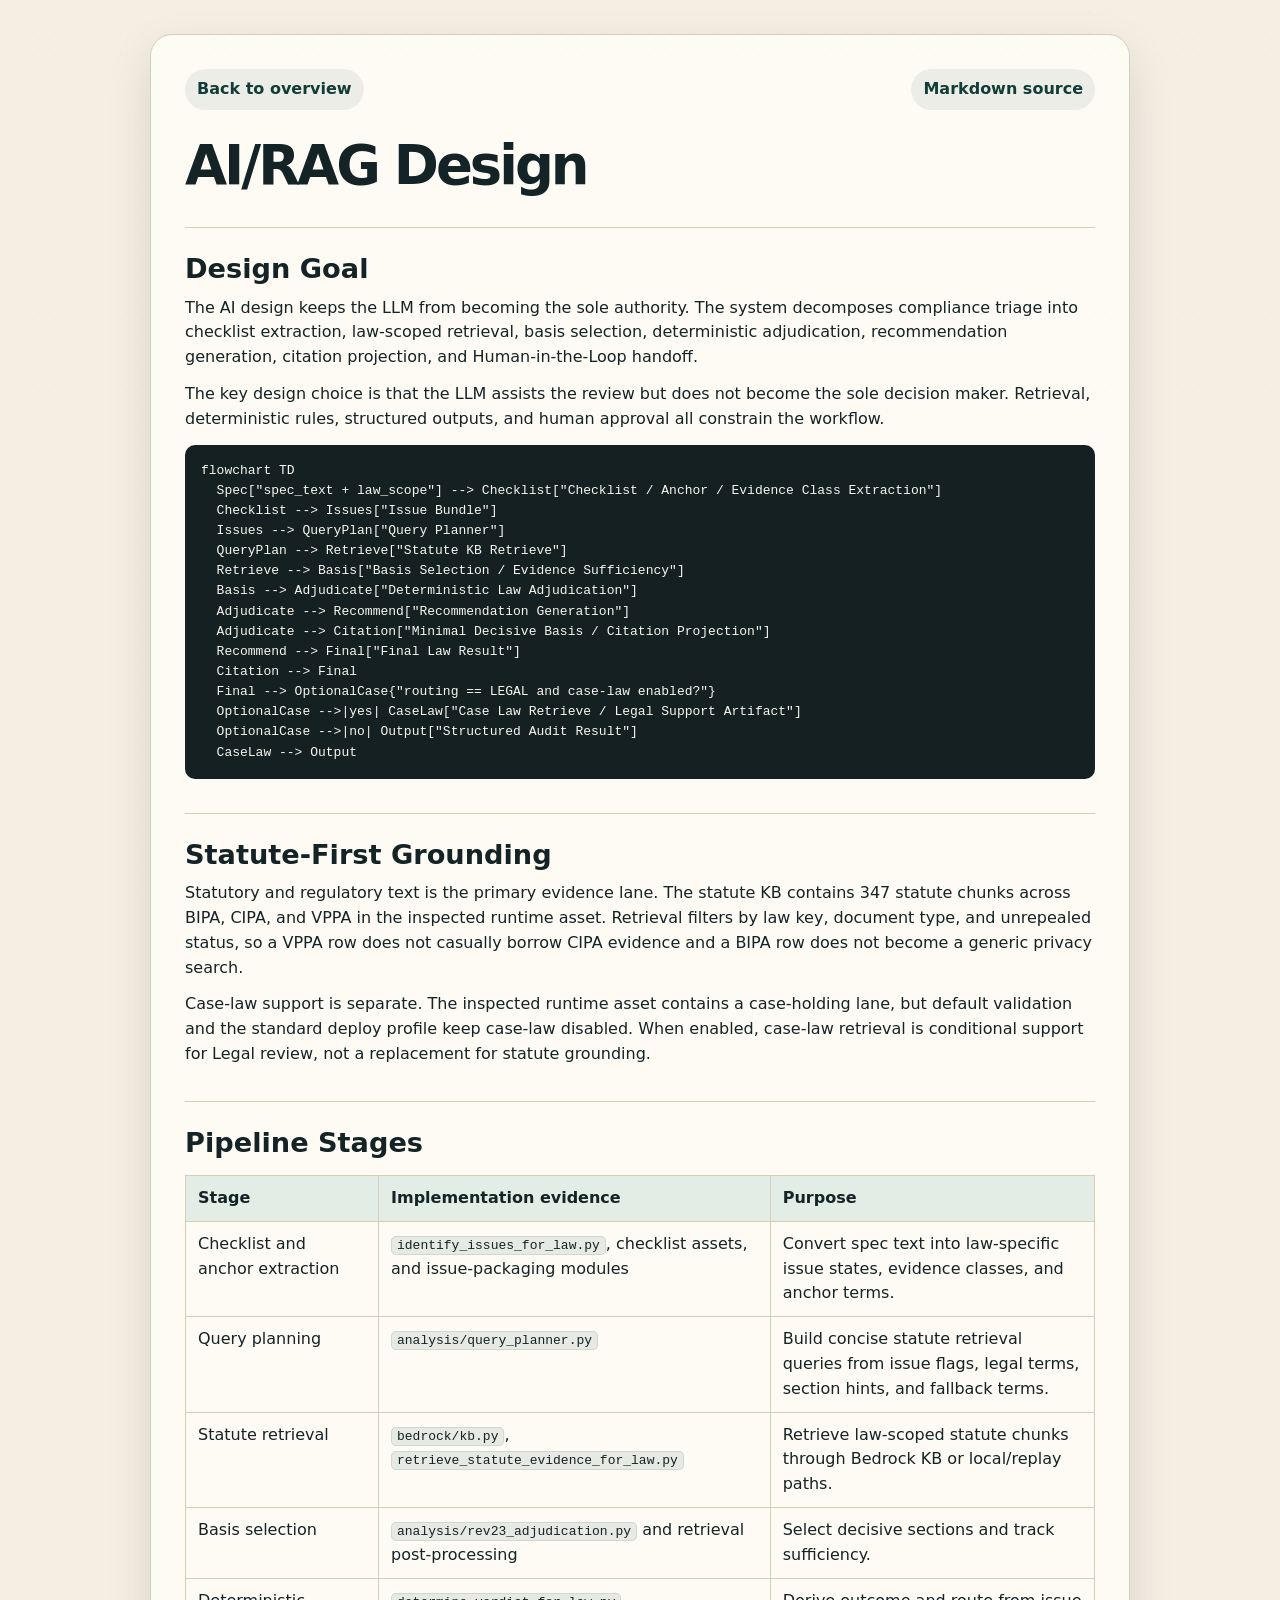
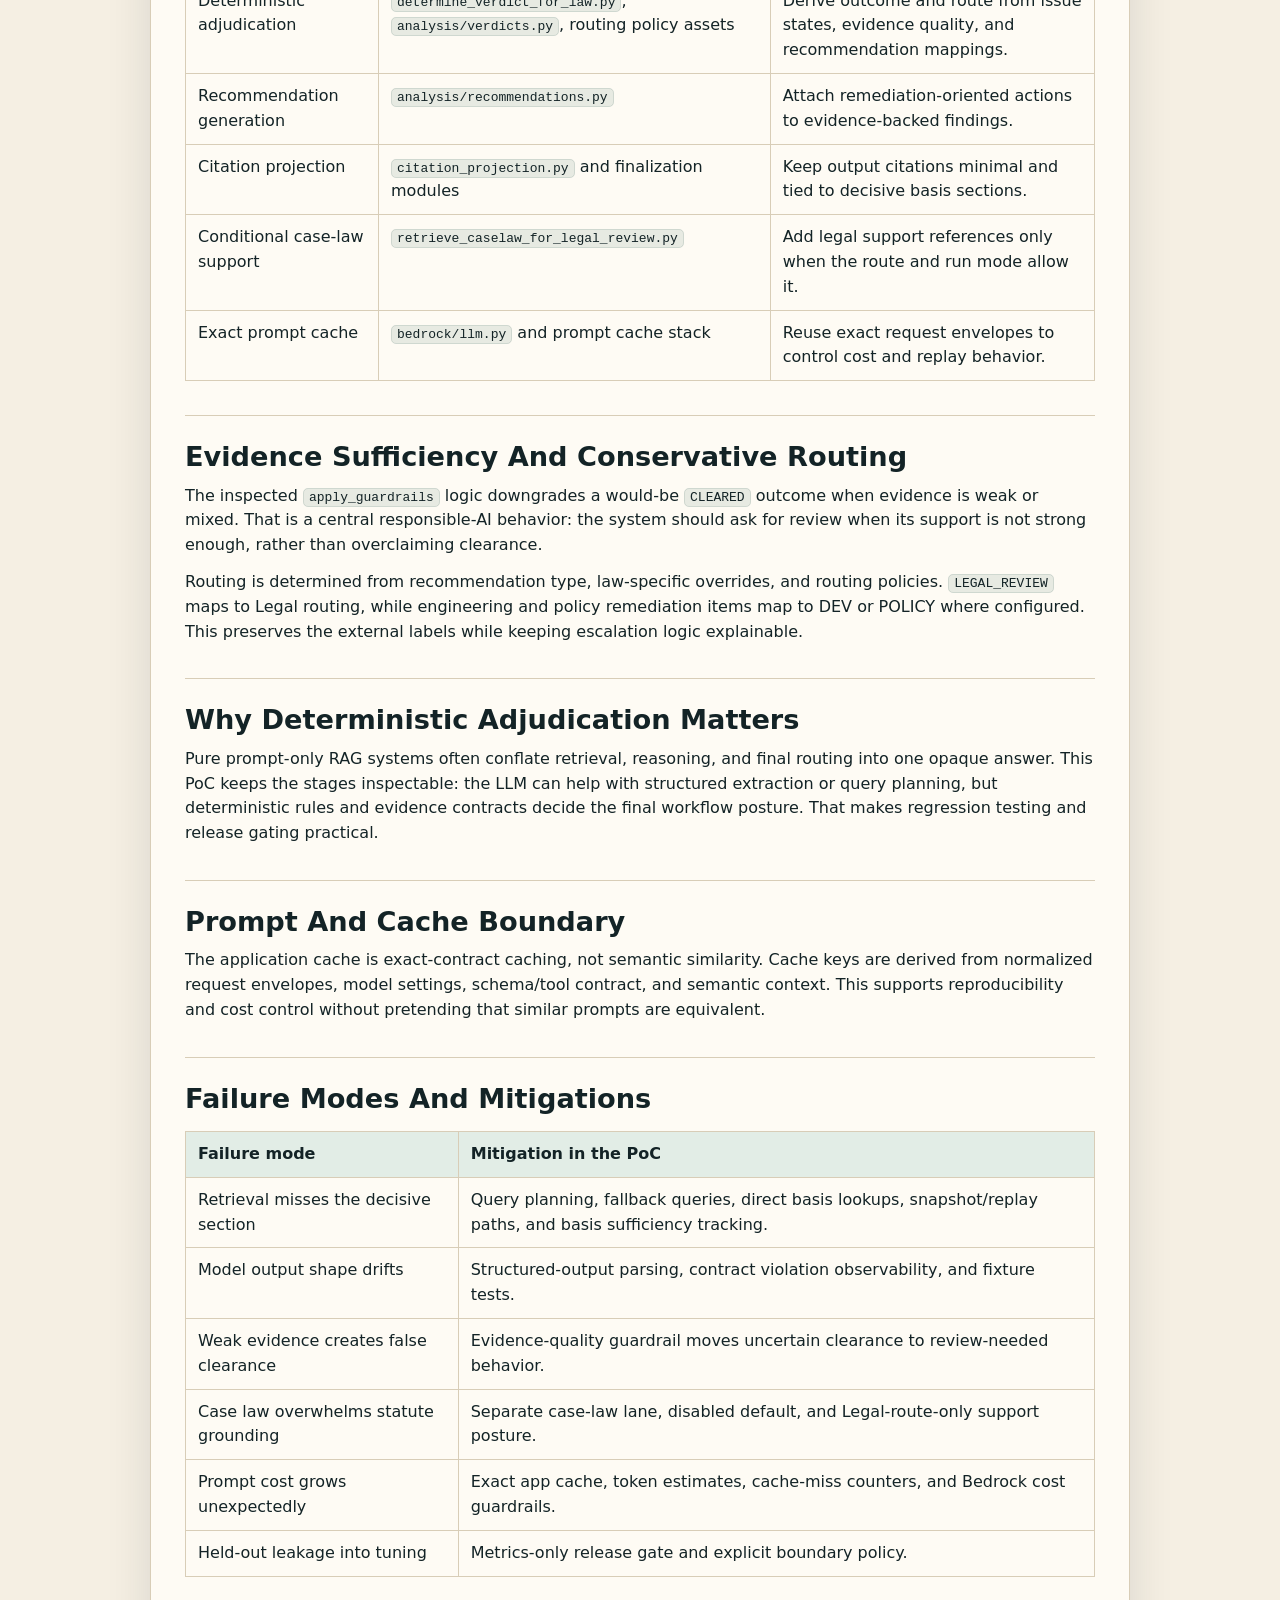
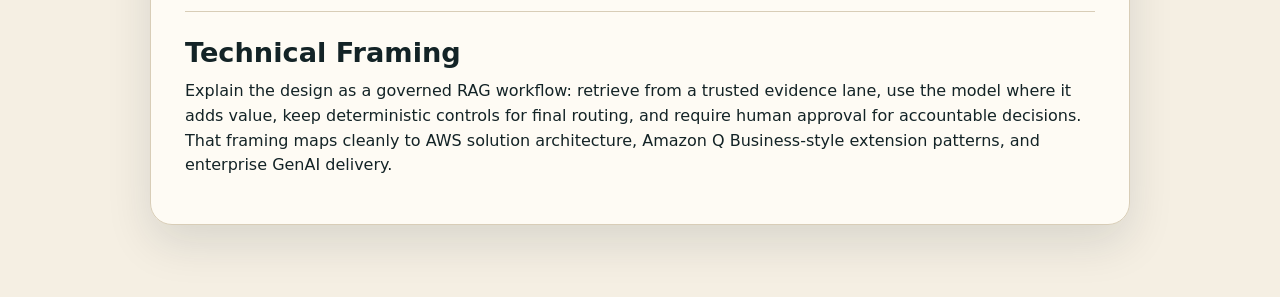
<file: docs/ai-rag-design.html>
<!doctype html>
<html lang="en">
<head>
  <meta charset="utf-8">
  <meta name="viewport" content="width=device-width, initial-scale=1">
  <title>AI/RAG Design | CloudNative GenAI Compliance Review</title>
  <meta name="description" content="Public supporting document for the CloudNative GenAI Compliance Review on AWS portfolio.">
  <link rel="stylesheet" href="../assets/site.css">
</head>
<body class="doc-page">
  <main class="doc-shell">
    <nav class="doc-nav" aria-label="Document navigation">
      <a href="../index.html">Back to overview</a>
      <a href="ai-rag-design.md">Markdown source</a>
    </nav>
<h1>AI/RAG Design</h1>
<h2>Design Goal</h2>
<p>The AI design keeps the LLM from becoming the sole authority. The system decomposes compliance triage into checklist extraction, law-scoped retrieval, basis selection, deterministic adjudication, recommendation generation, citation projection, and Human-in-the-Loop handoff.</p>
<p>The key design choice is that the LLM assists the review but does not become the sole decision maker. Retrieval, deterministic rules, structured outputs, and human approval all constrain the workflow.</p>
<pre><code class="language-mermaid">flowchart TD
  Spec[&quot;spec_text + law_scope&quot;] --&gt; Checklist[&quot;Checklist / Anchor / Evidence Class Extraction&quot;]
  Checklist --&gt; Issues[&quot;Issue Bundle&quot;]
  Issues --&gt; QueryPlan[&quot;Query Planner&quot;]
  QueryPlan --&gt; Retrieve[&quot;Statute KB Retrieve&quot;]
  Retrieve --&gt; Basis[&quot;Basis Selection / Evidence Sufficiency&quot;]
  Basis --&gt; Adjudicate[&quot;Deterministic Law Adjudication&quot;]
  Adjudicate --&gt; Recommend[&quot;Recommendation Generation&quot;]
  Adjudicate --&gt; Citation[&quot;Minimal Decisive Basis / Citation Projection&quot;]
  Recommend --&gt; Final[&quot;Final Law Result&quot;]
  Citation --&gt; Final
  Final --&gt; OptionalCase{&quot;routing == LEGAL and case-law enabled?&quot;}
  OptionalCase --&gt;|yes| CaseLaw[&quot;Case Law Retrieve / Legal Support Artifact&quot;]
  OptionalCase --&gt;|no| Output[&quot;Structured Audit Result&quot;]
  CaseLaw --&gt; Output
</code></pre>
<h2>Statute-First Grounding</h2>
<p>Statutory and regulatory text is the primary evidence lane. The statute KB contains 347 statute chunks across BIPA, CIPA, and VPPA in the inspected runtime asset. Retrieval filters by law key, document type, and unrepealed status, so a VPPA row does not casually borrow CIPA evidence and a BIPA row does not become a generic privacy search.</p>
<p>Case-law support is separate. The inspected runtime asset contains a case-holding lane, but default validation and the standard deploy profile keep case-law disabled. When enabled, case-law retrieval is conditional support for Legal review, not a replacement for statute grounding.</p>
<h2>Pipeline Stages</h2>
<table><thead><tr><th>Stage</th><th>Implementation evidence</th><th>Purpose</th></tr></thead><tbody>
<tr><td>Checklist and anchor extraction</td><td><code>identify_issues_for_law.py</code>, checklist assets, and issue-packaging modules</td><td>Convert spec text into law-specific issue states, evidence classes, and anchor terms.</td></tr>
<tr><td>Query planning</td><td><code>analysis/query_planner.py</code></td><td>Build concise statute retrieval queries from issue flags, legal terms, section hints, and fallback terms.</td></tr>
<tr><td>Statute retrieval</td><td><code>bedrock/kb.py</code>, <code>retrieve_statute_evidence_for_law.py</code></td><td>Retrieve law-scoped statute chunks through Bedrock KB or local/replay paths.</td></tr>
<tr><td>Basis selection</td><td><code>analysis/rev23_adjudication.py</code> and retrieval post-processing</td><td>Select decisive sections and track sufficiency.</td></tr>
<tr><td>Deterministic adjudication</td><td><code>determine_verdict_for_law.py</code>, <code>analysis/verdicts.py</code>, routing policy assets</td><td>Derive outcome and route from issue states, evidence quality, and recommendation mappings.</td></tr>
<tr><td>Recommendation generation</td><td><code>analysis/recommendations.py</code></td><td>Attach remediation-oriented actions to evidence-backed findings.</td></tr>
<tr><td>Citation projection</td><td><code>citation_projection.py</code> and finalization modules</td><td>Keep output citations minimal and tied to decisive basis sections.</td></tr>
<tr><td>Conditional case-law support</td><td><code>retrieve_caselaw_for_legal_review.py</code></td><td>Add legal support references only when the route and run mode allow it.</td></tr>
<tr><td>Exact prompt cache</td><td><code>bedrock/llm.py</code> and prompt cache stack</td><td>Reuse exact request envelopes to control cost and replay behavior.</td></tr>
</tbody></table>
<h2>Evidence Sufficiency And Conservative Routing</h2>
<p>The inspected <code>apply_guardrails</code> logic downgrades a would-be <code>CLEARED</code> outcome when evidence is weak or mixed. That is a central responsible-AI behavior: the system should ask for review when its support is not strong enough, rather than overclaiming clearance.</p>
<p>Routing is determined from recommendation type, law-specific overrides, and routing policies. <code>LEGAL_REVIEW</code> maps to Legal routing, while engineering and policy remediation items map to DEV or POLICY where configured. This preserves the external labels while keeping escalation logic explainable.</p>
<h2>Why Deterministic Adjudication Matters</h2>
<p>Pure prompt-only RAG systems often conflate retrieval, reasoning, and final routing into one opaque answer. This PoC keeps the stages inspectable: the LLM can help with structured extraction or query planning, but deterministic rules and evidence contracts decide the final workflow posture. That makes regression testing and release gating practical.</p>
<h2>Prompt And Cache Boundary</h2>
<p>The application cache is exact-contract caching, not semantic similarity. Cache keys are derived from normalized request envelopes, model settings, schema/tool contract, and semantic context. This supports reproducibility and cost control without pretending that similar prompts are equivalent.</p>
<h2>Failure Modes And Mitigations</h2>
<table><thead><tr><th>Failure mode</th><th>Mitigation in the PoC</th></tr></thead><tbody>
<tr><td>Retrieval misses the decisive section</td><td>Query planning, fallback queries, direct basis lookups, snapshot/replay paths, and basis sufficiency tracking.</td></tr>
<tr><td>Model output shape drifts</td><td>Structured-output parsing, contract violation observability, and fixture tests.</td></tr>
<tr><td>Weak evidence creates false clearance</td><td>Evidence-quality guardrail moves uncertain clearance to review-needed behavior.</td></tr>
<tr><td>Case law overwhelms statute grounding</td><td>Separate case-law lane, disabled default, and Legal-route-only support posture.</td></tr>
<tr><td>Prompt cost grows unexpectedly</td><td>Exact app cache, token estimates, cache-miss counters, and Bedrock cost guardrails.</td></tr>
<tr><td>Held-out leakage into tuning</td><td>Metrics-only release gate and explicit boundary policy.</td></tr>
</tbody></table>
<h2>Technical Framing</h2>
<p>Explain the design as a governed RAG workflow: retrieve from a trusted evidence lane, use the model where it adds value, keep deterministic controls for final routing, and require human approval for accountable decisions. That framing maps cleanly to AWS solution architecture, Amazon Q Business-style extension patterns, and enterprise GenAI delivery.</p>
  </main>
</body>
</html>
</file>
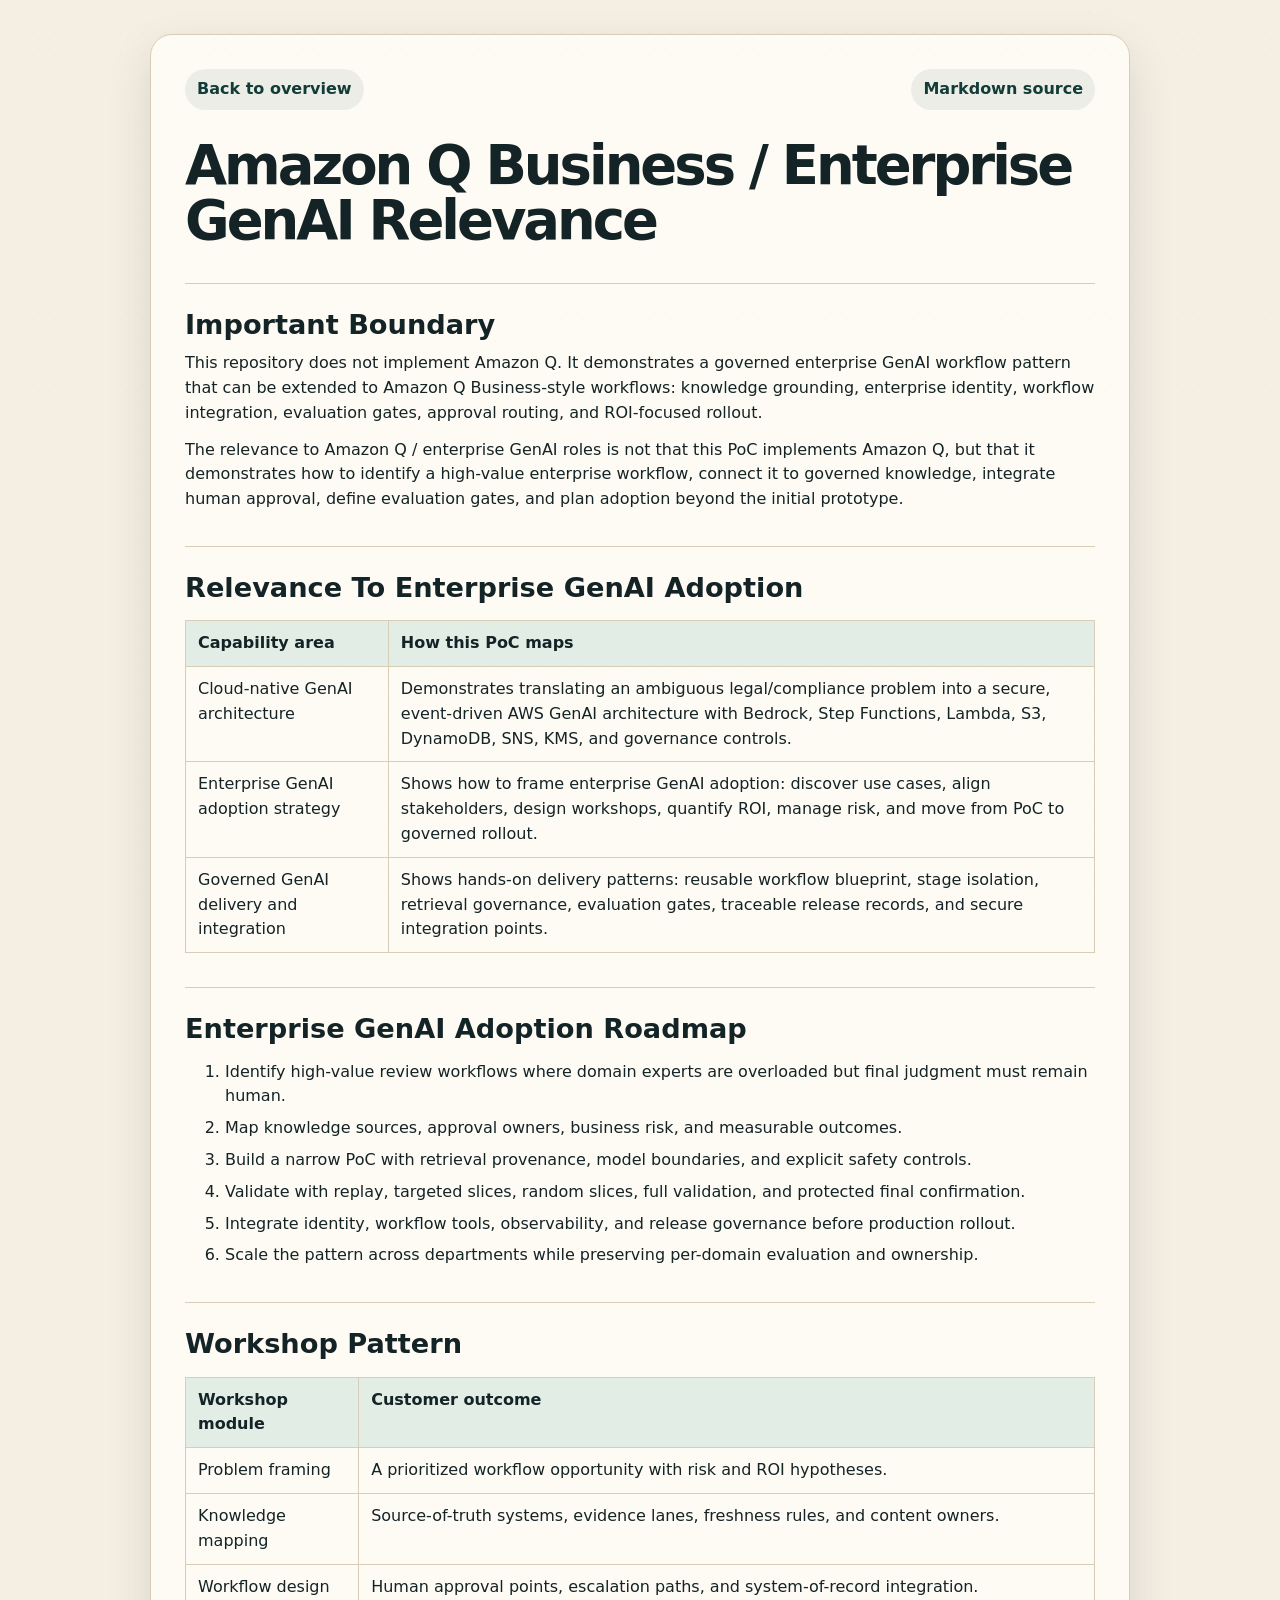
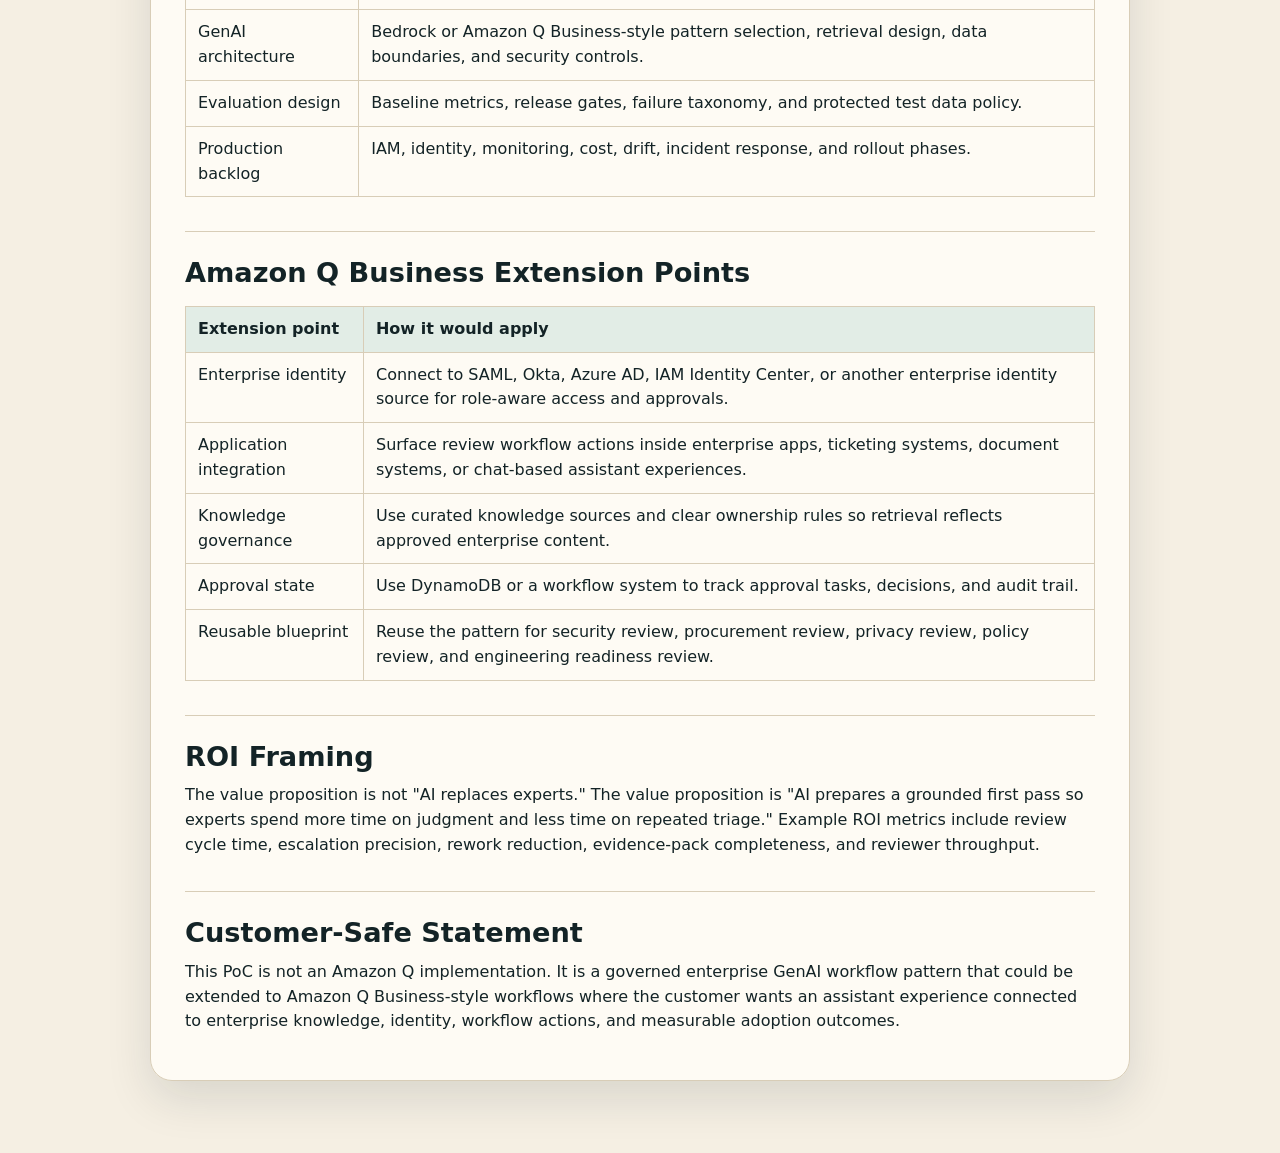
<file: docs/amazon-q-relevance.html>
<!doctype html>
<html lang="en">
<head>
  <meta charset="utf-8">
  <meta name="viewport" content="width=device-width, initial-scale=1">
  <title>Amazon Q Business / Enterprise GenAI Relevance | CloudNative GenAI Compliance Review</title>
  <meta name="description" content="Public supporting document for the CloudNative GenAI Compliance Review on AWS portfolio.">
  <link rel="stylesheet" href="../assets/site.css">
</head>
<body class="doc-page">
  <main class="doc-shell">
    <nav class="doc-nav" aria-label="Document navigation">
      <a href="../index.html">Back to overview</a>
      <a href="amazon-q-relevance.md">Markdown source</a>
    </nav>
<h1>Amazon Q Business / Enterprise GenAI Relevance</h1>
<h2>Important Boundary</h2>
<p>This repository does not implement Amazon Q. It demonstrates a governed enterprise GenAI workflow pattern that can be extended to Amazon Q Business-style workflows: knowledge grounding, enterprise identity, workflow integration, evaluation gates, approval routing, and ROI-focused rollout.</p>
<p>The relevance to Amazon Q / enterprise GenAI roles is not that this PoC implements Amazon Q, but that it demonstrates how to identify a high-value enterprise workflow, connect it to governed knowledge, integrate human approval, define evaluation gates, and plan adoption beyond the initial prototype.</p>
<h2>Relevance To Enterprise GenAI Adoption</h2>
<table><thead><tr><th>Capability area</th><th>How this PoC maps</th></tr></thead><tbody>
<tr><td>Cloud-native GenAI architecture</td><td>Demonstrates translating an ambiguous legal/compliance problem into a secure, event-driven AWS GenAI architecture with Bedrock, Step Functions, Lambda, S3, DynamoDB, SNS, KMS, and governance controls.</td></tr>
<tr><td>Enterprise GenAI adoption strategy</td><td>Shows how to frame enterprise GenAI adoption: discover use cases, align stakeholders, design workshops, quantify ROI, manage risk, and move from PoC to governed rollout.</td></tr>
<tr><td>Governed GenAI delivery and integration</td><td>Shows hands-on delivery patterns: reusable workflow blueprint, stage isolation, retrieval governance, evaluation gates, traceable release records, and secure integration points.</td></tr>
</tbody></table>
<h2>Enterprise GenAI Adoption Roadmap</h2>
<ol>
<li>Identify high-value review workflows where domain experts are overloaded but final judgment must remain human.</li>
<li>Map knowledge sources, approval owners, business risk, and measurable outcomes.</li>
<li>Build a narrow PoC with retrieval provenance, model boundaries, and explicit safety controls.</li>
<li>Validate with replay, targeted slices, random slices, full validation, and protected final confirmation.</li>
<li>Integrate identity, workflow tools, observability, and release governance before production rollout.</li>
<li>Scale the pattern across departments while preserving per-domain evaluation and ownership.</li>
</ol>
<h2>Workshop Pattern</h2>
<table><thead><tr><th>Workshop module</th><th>Customer outcome</th></tr></thead><tbody>
<tr><td>Problem framing</td><td>A prioritized workflow opportunity with risk and ROI hypotheses.</td></tr>
<tr><td>Knowledge mapping</td><td>Source-of-truth systems, evidence lanes, freshness rules, and content owners.</td></tr>
<tr><td>Workflow design</td><td>Human approval points, escalation paths, and system-of-record integration.</td></tr>
<tr><td>GenAI architecture</td><td>Bedrock or Amazon Q Business-style pattern selection, retrieval design, data boundaries, and security controls.</td></tr>
<tr><td>Evaluation design</td><td>Baseline metrics, release gates, failure taxonomy, and protected test data policy.</td></tr>
<tr><td>Production backlog</td><td>IAM, identity, monitoring, cost, drift, incident response, and rollout phases.</td></tr>
</tbody></table>
<h2>Amazon Q Business Extension Points</h2>
<table><thead><tr><th>Extension point</th><th>How it would apply</th></tr></thead><tbody>
<tr><td>Enterprise identity</td><td>Connect to SAML, Okta, Azure AD, IAM Identity Center, or another enterprise identity source for role-aware access and approvals.</td></tr>
<tr><td>Application integration</td><td>Surface review workflow actions inside enterprise apps, ticketing systems, document systems, or chat-based assistant experiences.</td></tr>
<tr><td>Knowledge governance</td><td>Use curated knowledge sources and clear ownership rules so retrieval reflects approved enterprise content.</td></tr>
<tr><td>Approval state</td><td>Use DynamoDB or a workflow system to track approval tasks, decisions, and audit trail.</td></tr>
<tr><td>Reusable blueprint</td><td>Reuse the pattern for security review, procurement review, privacy review, policy review, and engineering readiness review.</td></tr>
</tbody></table>
<h2>ROI Framing</h2>
<p>The value proposition is not &quot;AI replaces experts.&quot; The value proposition is &quot;AI prepares a grounded first pass so experts spend more time on judgment and less time on repeated triage.&quot; Example ROI metrics include review cycle time, escalation precision, rework reduction, evidence-pack completeness, and reviewer throughput.</p>
<h2>Customer-Safe Statement</h2>
<p>This PoC is not an Amazon Q implementation. It is a governed enterprise GenAI workflow pattern that could be extended to Amazon Q Business-style workflows where the customer wants an assistant experience connected to enterprise knowledge, identity, workflow actions, and measurable adoption outcomes.</p>
  </main>
</body>
</html>
</file>
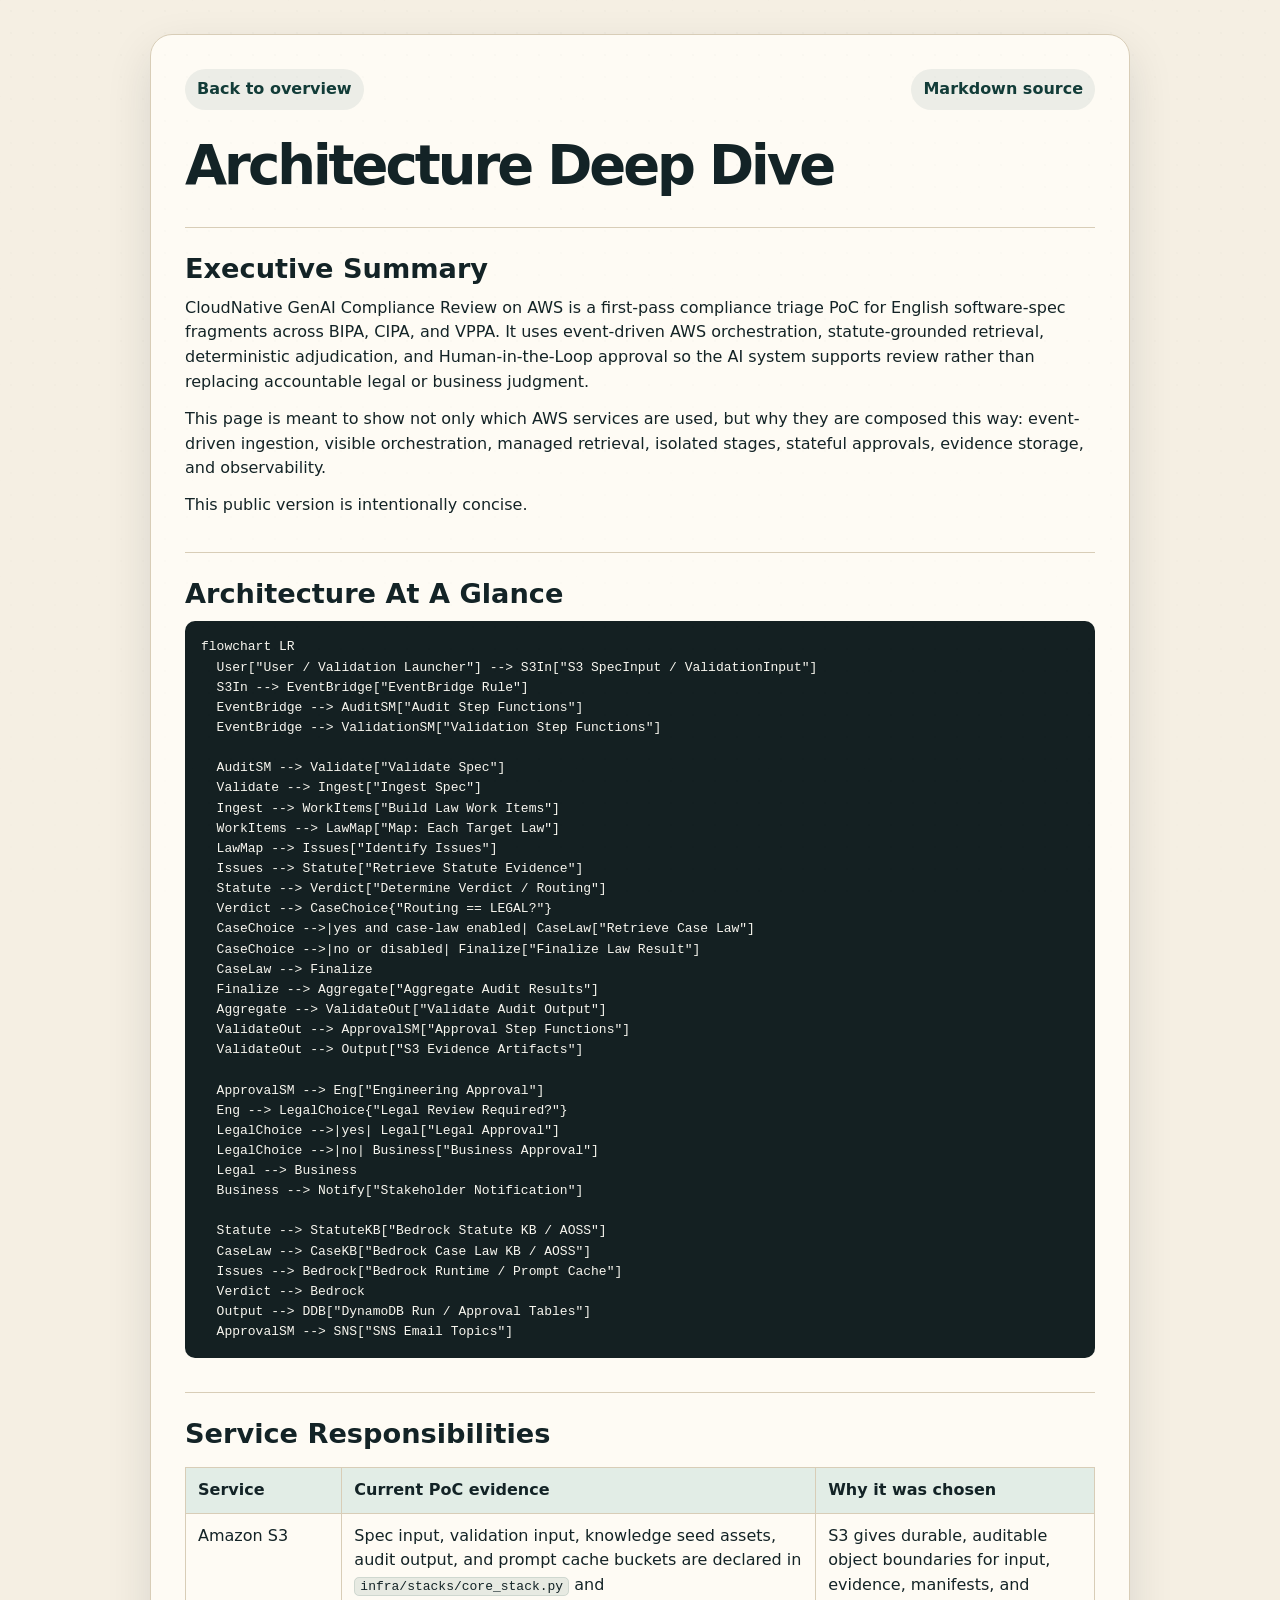
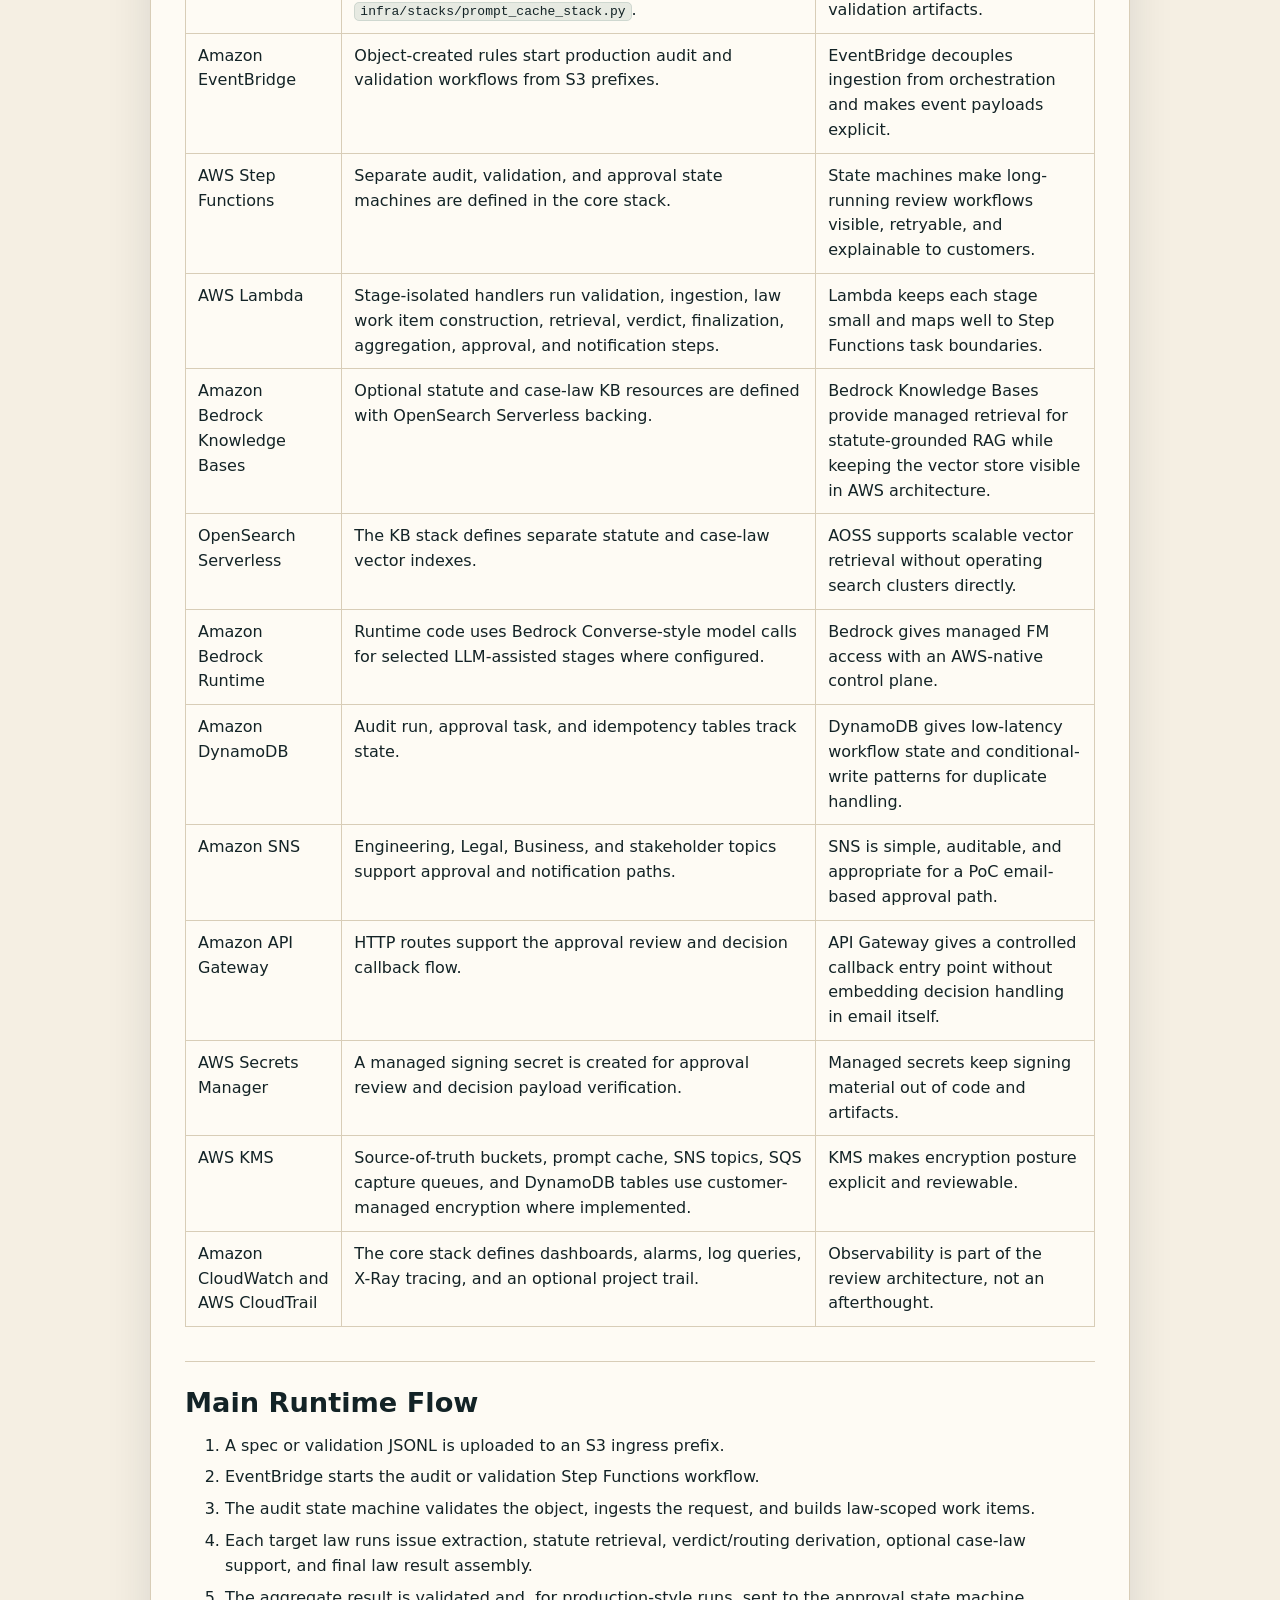
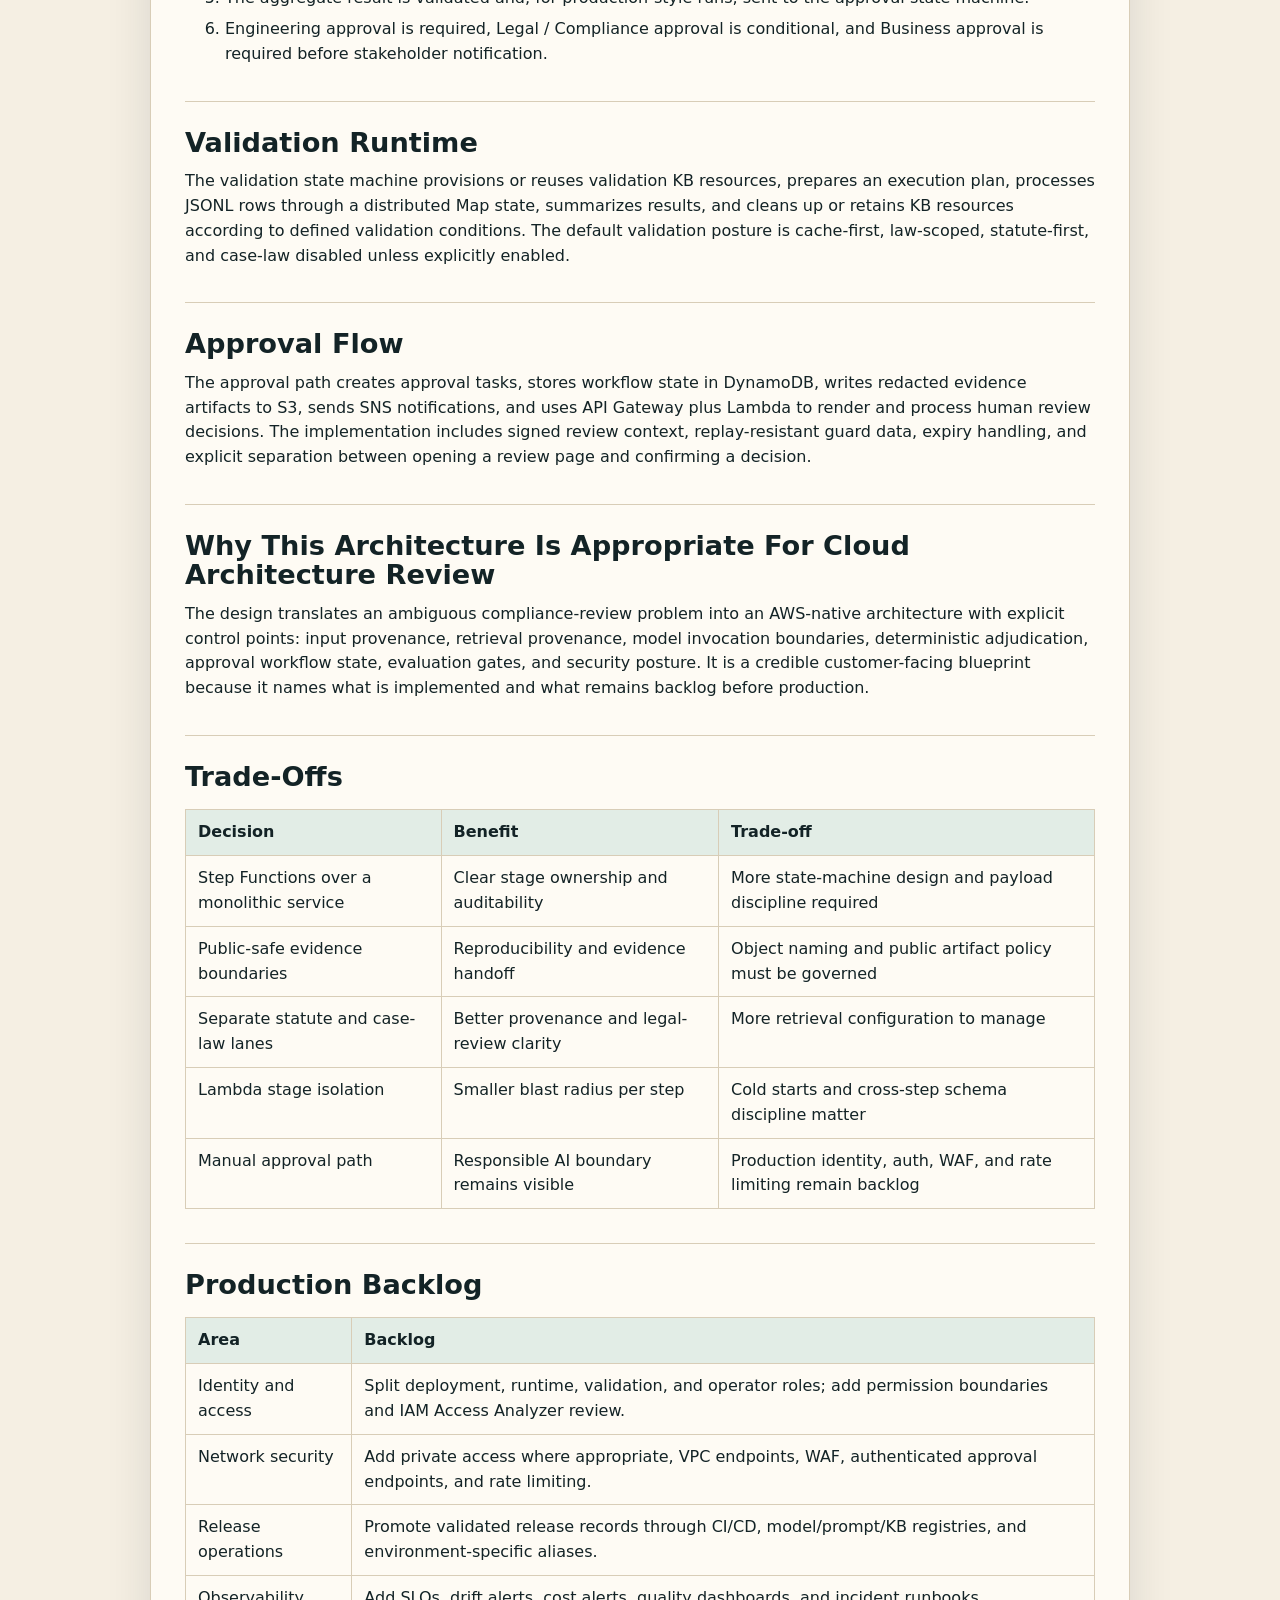
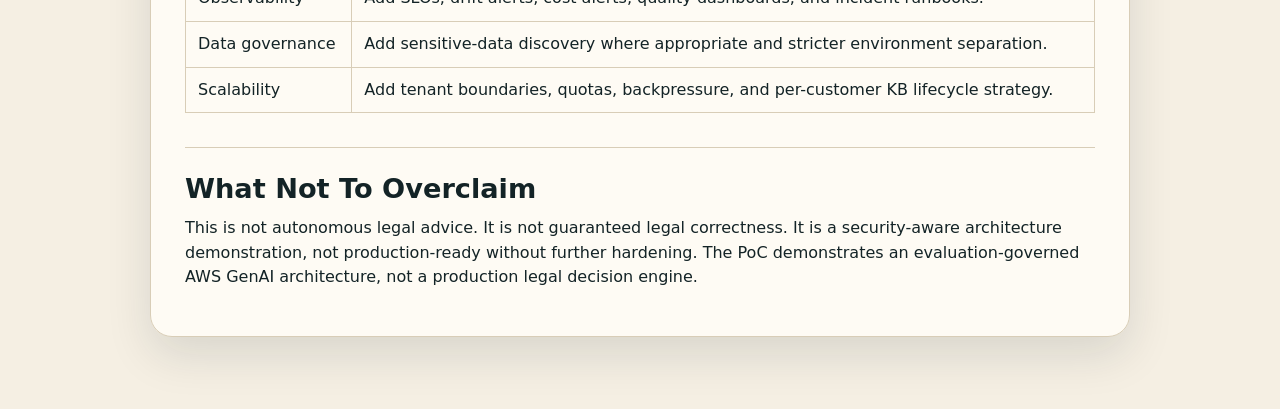
<file: docs/architecture-deep-dive.html>
<!doctype html>
<html lang="en">
<head>
  <meta charset="utf-8">
  <meta name="viewport" content="width=device-width, initial-scale=1">
  <title>Architecture Deep Dive | CloudNative GenAI Compliance Review</title>
  <meta name="description" content="Public supporting document for the CloudNative GenAI Compliance Review on AWS portfolio.">
  <link rel="stylesheet" href="../assets/site.css">
</head>
<body class="doc-page">
  <main class="doc-shell">
    <nav class="doc-nav" aria-label="Document navigation">
      <a href="../index.html">Back to overview</a>
      <a href="architecture-deep-dive.md">Markdown source</a>
    </nav>
<h1>Architecture Deep Dive</h1>
<h2>Executive Summary</h2>
<p>CloudNative GenAI Compliance Review on AWS is a first-pass compliance triage PoC for English software-spec fragments across BIPA, CIPA, and VPPA. It uses event-driven AWS orchestration, statute-grounded retrieval, deterministic adjudication, and Human-in-the-Loop approval so the AI system supports review rather than replacing accountable legal or business judgment.</p>
<p>This page is meant to show not only which AWS services are used, but why they are composed this way: event-driven ingestion, visible orchestration, managed retrieval, isolated stages, stateful approvals, evidence storage, and observability.</p>
<p>This public version is intentionally concise.</p>
<h2>Architecture At A Glance</h2>
<pre><code class="language-mermaid">flowchart LR
  User[&quot;User / Validation Launcher&quot;] --&gt; S3In[&quot;S3 SpecInput / ValidationInput&quot;]
  S3In --&gt; EventBridge[&quot;EventBridge Rule&quot;]
  EventBridge --&gt; AuditSM[&quot;Audit Step Functions&quot;]
  EventBridge --&gt; ValidationSM[&quot;Validation Step Functions&quot;]

  AuditSM --&gt; Validate[&quot;Validate Spec&quot;]
  Validate --&gt; Ingest[&quot;Ingest Spec&quot;]
  Ingest --&gt; WorkItems[&quot;Build Law Work Items&quot;]
  WorkItems --&gt; LawMap[&quot;Map: Each Target Law&quot;]
  LawMap --&gt; Issues[&quot;Identify Issues&quot;]
  Issues --&gt; Statute[&quot;Retrieve Statute Evidence&quot;]
  Statute --&gt; Verdict[&quot;Determine Verdict / Routing&quot;]
  Verdict --&gt; CaseChoice{&quot;Routing == LEGAL?&quot;}
  CaseChoice --&gt;|yes and case-law enabled| CaseLaw[&quot;Retrieve Case Law&quot;]
  CaseChoice --&gt;|no or disabled| Finalize[&quot;Finalize Law Result&quot;]
  CaseLaw --&gt; Finalize
  Finalize --&gt; Aggregate[&quot;Aggregate Audit Results&quot;]
  Aggregate --&gt; ValidateOut[&quot;Validate Audit Output&quot;]
  ValidateOut --&gt; ApprovalSM[&quot;Approval Step Functions&quot;]
  ValidateOut --&gt; Output[&quot;S3 Evidence Artifacts&quot;]

  ApprovalSM --&gt; Eng[&quot;Engineering Approval&quot;]
  Eng --&gt; LegalChoice{&quot;Legal Review Required?&quot;}
  LegalChoice --&gt;|yes| Legal[&quot;Legal Approval&quot;]
  LegalChoice --&gt;|no| Business[&quot;Business Approval&quot;]
  Legal --&gt; Business
  Business --&gt; Notify[&quot;Stakeholder Notification&quot;]

  Statute --&gt; StatuteKB[&quot;Bedrock Statute KB / AOSS&quot;]
  CaseLaw --&gt; CaseKB[&quot;Bedrock Case Law KB / AOSS&quot;]
  Issues --&gt; Bedrock[&quot;Bedrock Runtime / Prompt Cache&quot;]
  Verdict --&gt; Bedrock
  Output --&gt; DDB[&quot;DynamoDB Run / Approval Tables&quot;]
  ApprovalSM --&gt; SNS[&quot;SNS Email Topics&quot;]
</code></pre>
<h2>Service Responsibilities</h2>
<table><thead><tr><th>Service</th><th>Current PoC evidence</th><th>Why it was chosen</th></tr></thead><tbody>
<tr><td>Amazon S3</td><td>Spec input, validation input, knowledge seed assets, audit output, and prompt cache buckets are declared in <code>infra/stacks/core_stack.py</code> and <code>infra/stacks/prompt_cache_stack.py</code>.</td><td>S3 gives durable, auditable object boundaries for input, evidence, manifests, and validation artifacts.</td></tr>
<tr><td>Amazon EventBridge</td><td>Object-created rules start production audit and validation workflows from S3 prefixes.</td><td>EventBridge decouples ingestion from orchestration and makes event payloads explicit.</td></tr>
<tr><td>AWS Step Functions</td><td>Separate audit, validation, and approval state machines are defined in the core stack.</td><td>State machines make long-running review workflows visible, retryable, and explainable to customers.</td></tr>
<tr><td>AWS Lambda</td><td>Stage-isolated handlers run validation, ingestion, law work item construction, retrieval, verdict, finalization, aggregation, approval, and notification steps.</td><td>Lambda keeps each stage small and maps well to Step Functions task boundaries.</td></tr>
<tr><td>Amazon Bedrock Knowledge Bases</td><td>Optional statute and case-law KB resources are defined with OpenSearch Serverless backing.</td><td>Bedrock Knowledge Bases provide managed retrieval for statute-grounded RAG while keeping the vector store visible in AWS architecture.</td></tr>
<tr><td>OpenSearch Serverless</td><td>The KB stack defines separate statute and case-law vector indexes.</td><td>AOSS supports scalable vector retrieval without operating search clusters directly.</td></tr>
<tr><td>Amazon Bedrock Runtime</td><td>Runtime code uses Bedrock Converse-style model calls for selected LLM-assisted stages where configured.</td><td>Bedrock gives managed FM access with an AWS-native control plane.</td></tr>
<tr><td>Amazon DynamoDB</td><td>Audit run, approval task, and idempotency tables track state.</td><td>DynamoDB gives low-latency workflow state and conditional-write patterns for duplicate handling.</td></tr>
<tr><td>Amazon SNS</td><td>Engineering, Legal, Business, and stakeholder topics support approval and notification paths.</td><td>SNS is simple, auditable, and appropriate for a PoC email-based approval path.</td></tr>
<tr><td>Amazon API Gateway</td><td>HTTP routes support the approval review and decision callback flow.</td><td>API Gateway gives a controlled callback entry point without embedding decision handling in email itself.</td></tr>
<tr><td>AWS Secrets Manager</td><td>A managed signing secret is created for approval review and decision payload verification.</td><td>Managed secrets keep signing material out of code and artifacts.</td></tr>
<tr><td>AWS KMS</td><td>Source-of-truth buckets, prompt cache, SNS topics, SQS capture queues, and DynamoDB tables use customer-managed encryption where implemented.</td><td>KMS makes encryption posture explicit and reviewable.</td></tr>
<tr><td>Amazon CloudWatch and AWS CloudTrail</td><td>The core stack defines dashboards, alarms, log queries, X-Ray tracing, and an optional project trail.</td><td>Observability is part of the review architecture, not an afterthought.</td></tr>
</tbody></table>
<h2>Main Runtime Flow</h2>
<ol>
<li>A spec or validation JSONL is uploaded to an S3 ingress prefix.</li>
<li>EventBridge starts the audit or validation Step Functions workflow.</li>
<li>The audit state machine validates the object, ingests the request, and builds law-scoped work items.</li>
<li>Each target law runs issue extraction, statute retrieval, verdict/routing derivation, optional case-law support, and final law result assembly.</li>
<li>The aggregate result is validated and, for production-style runs, sent to the approval state machine.</li>
<li>Engineering approval is required, Legal / Compliance approval is conditional, and Business approval is required before stakeholder notification.</li>
</ol>
<h2>Validation Runtime</h2>
<p>The validation state machine provisions or reuses validation KB resources, prepares an execution plan, processes JSONL rows through a distributed Map state, summarizes results, and cleans up or retains KB resources according to defined validation conditions. The default validation posture is cache-first, law-scoped, statute-first, and case-law disabled unless explicitly enabled.</p>
<h2>Approval Flow</h2>
<p>The approval path creates approval tasks, stores workflow state in DynamoDB, writes redacted evidence artifacts to S3, sends SNS notifications, and uses API Gateway plus Lambda to render and process human review decisions. The implementation includes signed review context, replay-resistant guard data, expiry handling, and explicit separation between opening a review page and confirming a decision.</p>
<h2>Why This Architecture Is Appropriate For Cloud Architecture Review</h2>
<p>The design translates an ambiguous compliance-review problem into an AWS-native architecture with explicit control points: input provenance, retrieval provenance, model invocation boundaries, deterministic adjudication, approval workflow state, evaluation gates, and security posture. It is a credible customer-facing blueprint because it names what is implemented and what remains backlog before production.</p>
<h2>Trade-Offs</h2>
<table><thead><tr><th>Decision</th><th>Benefit</th><th>Trade-off</th></tr></thead><tbody>
<tr><td>Step Functions over a monolithic service</td><td>Clear stage ownership and auditability</td><td>More state-machine design and payload discipline required</td></tr>
<tr><td>Public-safe evidence boundaries</td><td>Reproducibility and evidence handoff</td><td>Object naming and public artifact policy must be governed</td></tr>
<tr><td>Separate statute and case-law lanes</td><td>Better provenance and legal-review clarity</td><td>More retrieval configuration to manage</td></tr>
<tr><td>Lambda stage isolation</td><td>Smaller blast radius per step</td><td>Cold starts and cross-step schema discipline matter</td></tr>
<tr><td>Manual approval path</td><td>Responsible AI boundary remains visible</td><td>Production identity, auth, WAF, and rate limiting remain backlog</td></tr>
</tbody></table>
<h2>Production Backlog</h2>
<table><thead><tr><th>Area</th><th>Backlog</th></tr></thead><tbody>
<tr><td>Identity and access</td><td>Split deployment, runtime, validation, and operator roles; add permission boundaries and IAM Access Analyzer review.</td></tr>
<tr><td>Network security</td><td>Add private access where appropriate, VPC endpoints, WAF, authenticated approval endpoints, and rate limiting.</td></tr>
<tr><td>Release operations</td><td>Promote validated release records through CI/CD, model/prompt/KB registries, and environment-specific aliases.</td></tr>
<tr><td>Observability</td><td>Add SLOs, drift alerts, cost alerts, quality dashboards, and incident runbooks.</td></tr>
<tr><td>Data governance</td><td>Add sensitive-data discovery where appropriate and stricter environment separation.</td></tr>
<tr><td>Scalability</td><td>Add tenant boundaries, quotas, backpressure, and per-customer KB lifecycle strategy.</td></tr>
</tbody></table>
<h2>What Not To Overclaim</h2>
<p>This is not autonomous legal advice. It is not guaranteed legal correctness. It is a security-aware architecture demonstration, not production-ready without further hardening. The PoC demonstrates an evaluation-governed AWS GenAI architecture, not a production legal decision engine.</p>
  </main>
</body>
</html>
</file>
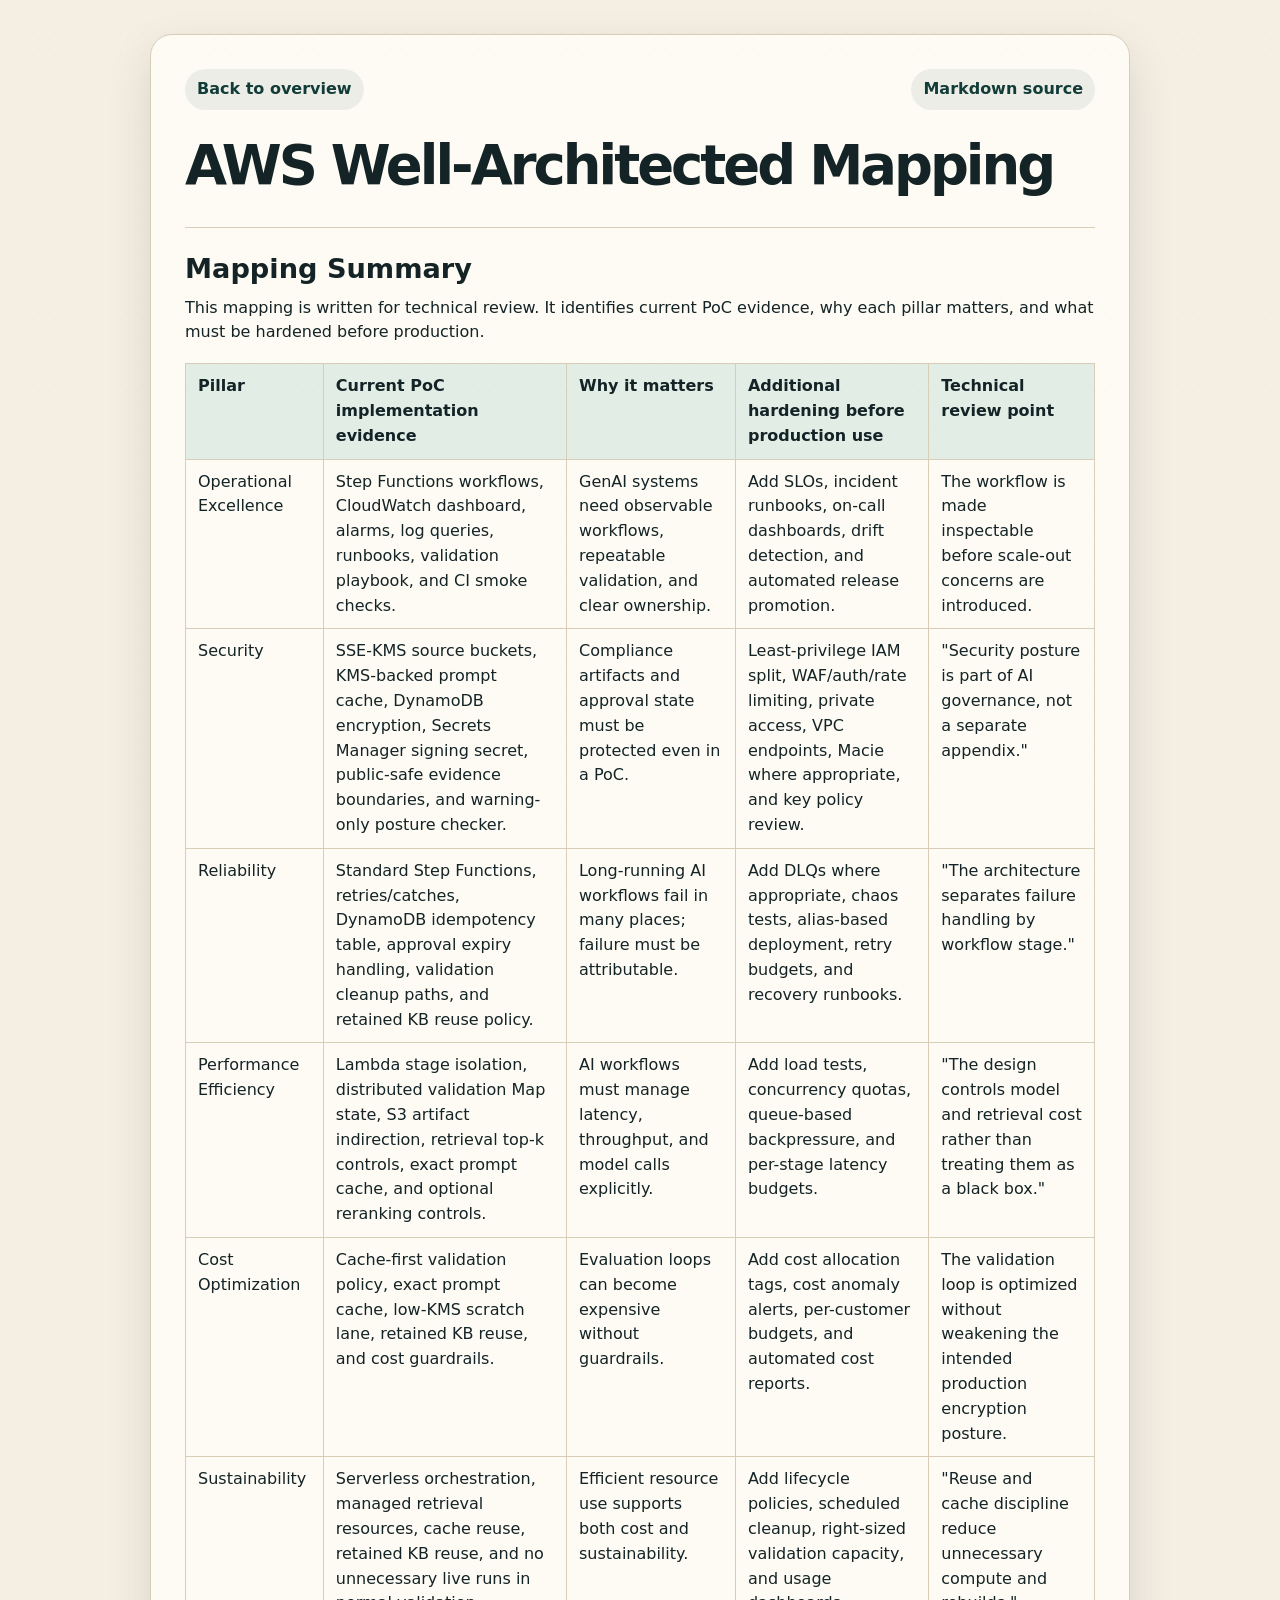
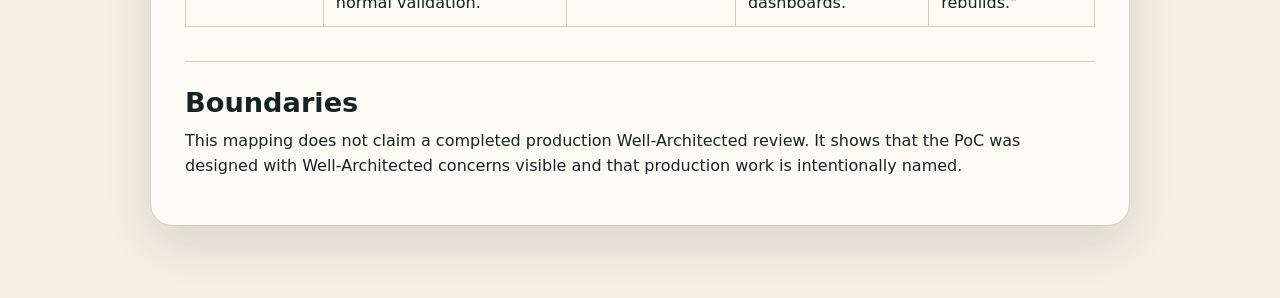
<file: docs/aws-well-architected-mapping.html>
<!doctype html>
<html lang="en">
<head>
  <meta charset="utf-8">
  <meta name="viewport" content="width=device-width, initial-scale=1">
  <title>AWS Well-Architected Mapping | CloudNative GenAI Compliance Review</title>
  <meta name="description" content="Public supporting document for the CloudNative GenAI Compliance Review on AWS portfolio.">
  <link rel="stylesheet" href="../assets/site.css">
</head>
<body class="doc-page">
  <main class="doc-shell">
    <nav class="doc-nav" aria-label="Document navigation">
      <a href="../index.html">Back to overview</a>
      <a href="aws-well-architected-mapping.md">Markdown source</a>
    </nav>
<h1>AWS Well-Architected Mapping</h1>
<h2>Mapping Summary</h2>
<p>This mapping is written for technical review. It identifies current PoC evidence, why each pillar matters, and what must be hardened before production.</p>
<table><thead><tr><th>Pillar</th><th>Current PoC implementation evidence</th><th>Why it matters</th><th>Additional hardening before production use</th><th>Technical review point</th></tr></thead><tbody>
<tr><td>Operational Excellence</td><td>Step Functions workflows, CloudWatch dashboard, alarms, log queries, runbooks, validation playbook, and CI smoke checks.</td><td>GenAI systems need observable workflows, repeatable validation, and clear ownership.</td><td>Add SLOs, incident runbooks, on-call dashboards, drift detection, and automated release promotion.</td><td>The workflow is made inspectable before scale-out concerns are introduced.</td></tr>
<tr><td>Security</td><td>SSE-KMS source buckets, KMS-backed prompt cache, DynamoDB encryption, Secrets Manager signing secret, public-safe evidence boundaries, and warning-only posture checker.</td><td>Compliance artifacts and approval state must be protected even in a PoC.</td><td>Least-privilege IAM split, WAF/auth/rate limiting, private access, VPC endpoints, Macie where appropriate, and key policy review.</td><td>&quot;Security posture is part of AI governance, not a separate appendix.&quot;</td></tr>
<tr><td>Reliability</td><td>Standard Step Functions, retries/catches, DynamoDB idempotency table, approval expiry handling, validation cleanup paths, and retained KB reuse policy.</td><td>Long-running AI workflows fail in many places; failure must be attributable.</td><td>Add DLQs where appropriate, chaos tests, alias-based deployment, retry budgets, and recovery runbooks.</td><td>&quot;The architecture separates failure handling by workflow stage.&quot;</td></tr>
<tr><td>Performance Efficiency</td><td>Lambda stage isolation, distributed validation Map state, S3 artifact indirection, retrieval top-k controls, exact prompt cache, and optional reranking controls.</td><td>AI workflows must manage latency, throughput, and model calls explicitly.</td><td>Add load tests, concurrency quotas, queue-based backpressure, and per-stage latency budgets.</td><td>&quot;The design controls model and retrieval cost rather than treating them as a black box.&quot;</td></tr>
<tr><td>Cost Optimization</td><td>Cache-first validation policy, exact prompt cache, low-KMS scratch lane, retained KB reuse, and cost guardrails.</td><td>Evaluation loops can become expensive without guardrails.</td><td>Add cost allocation tags, cost anomaly alerts, per-customer budgets, and automated cost reports.</td><td>The validation loop is optimized without weakening the intended production encryption posture.</td></tr>
<tr><td>Sustainability</td><td>Serverless orchestration, managed retrieval resources, cache reuse, retained KB reuse, and no unnecessary live runs in normal validation.</td><td>Efficient resource use supports both cost and sustainability.</td><td>Add lifecycle policies, scheduled cleanup, right-sized validation capacity, and usage dashboards.</td><td>&quot;Reuse and cache discipline reduce unnecessary compute and rebuilds.&quot;</td></tr>
</tbody></table>
<h2>Boundaries</h2>
<p>This mapping does not claim a completed production Well-Architected review. It shows that the PoC was designed with Well-Architected concerns visible and that production work is intentionally named.</p>
  </main>
</body>
</html>
</file>
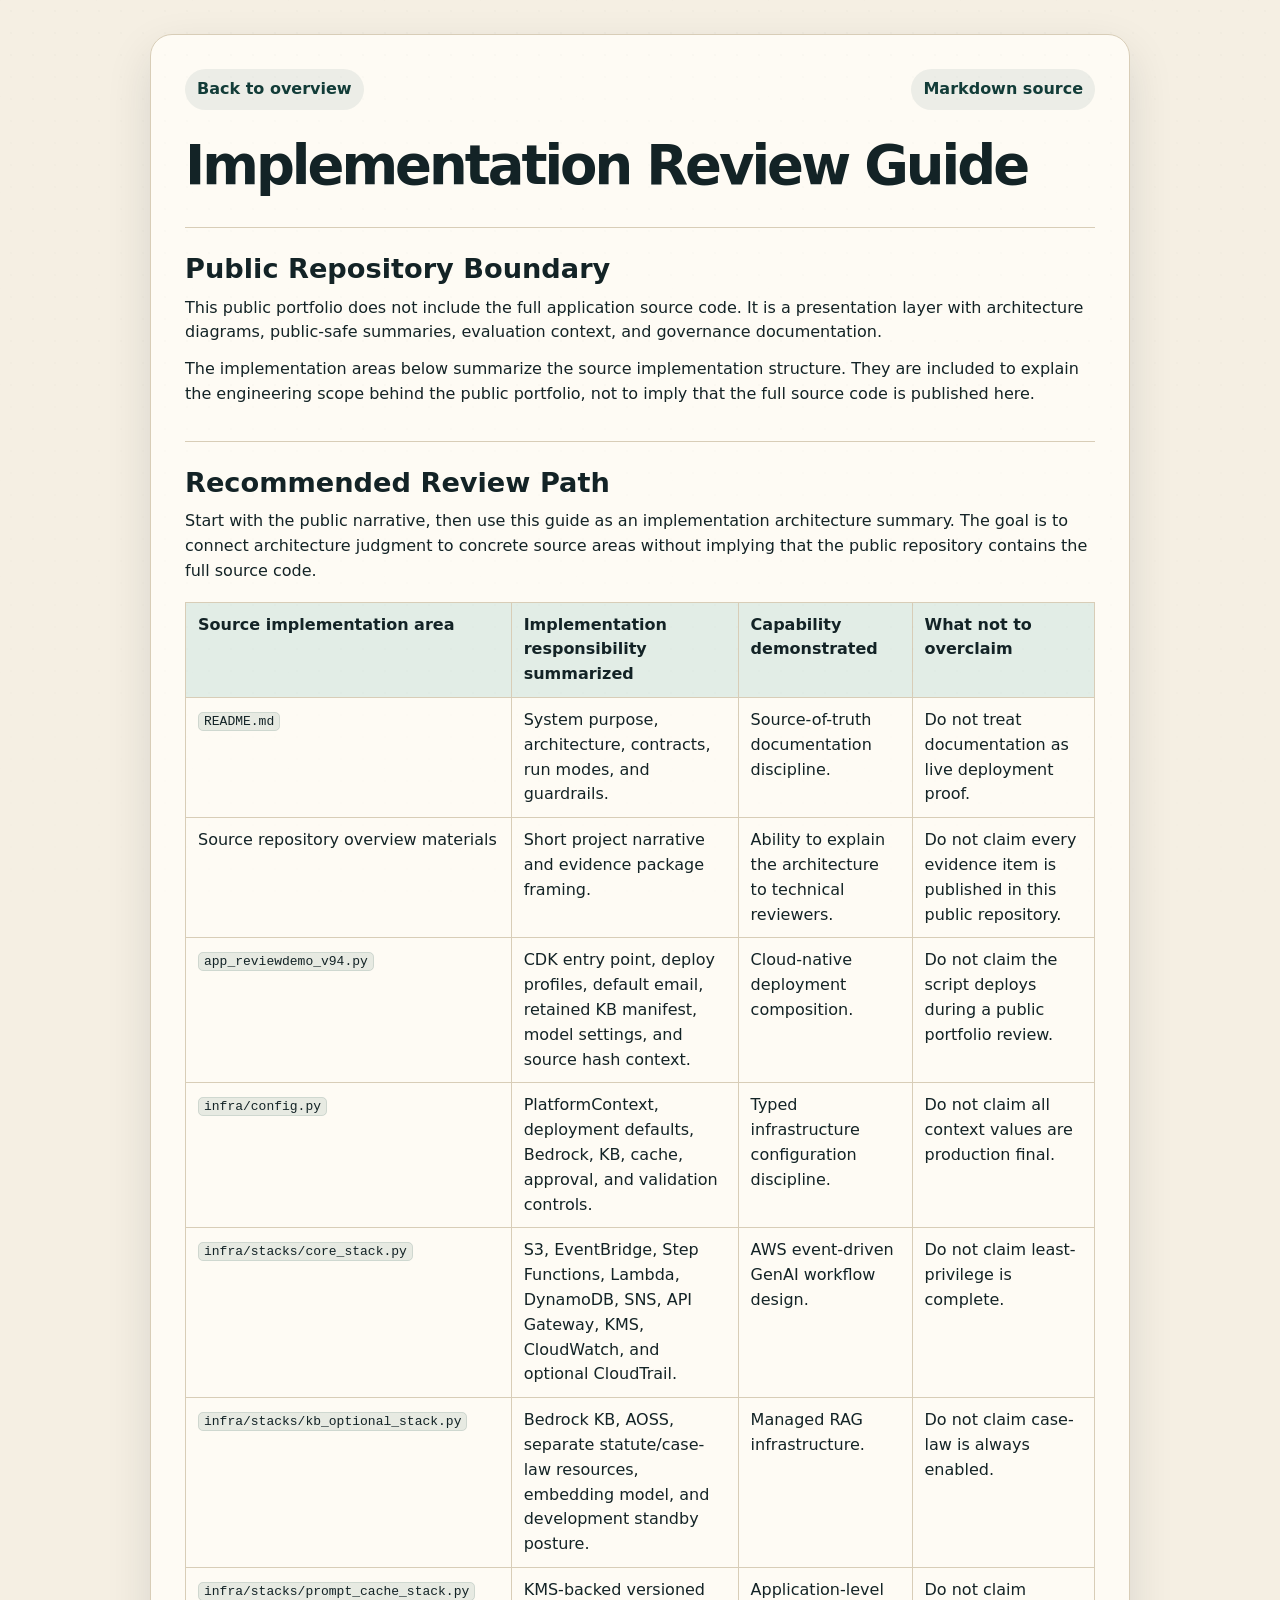
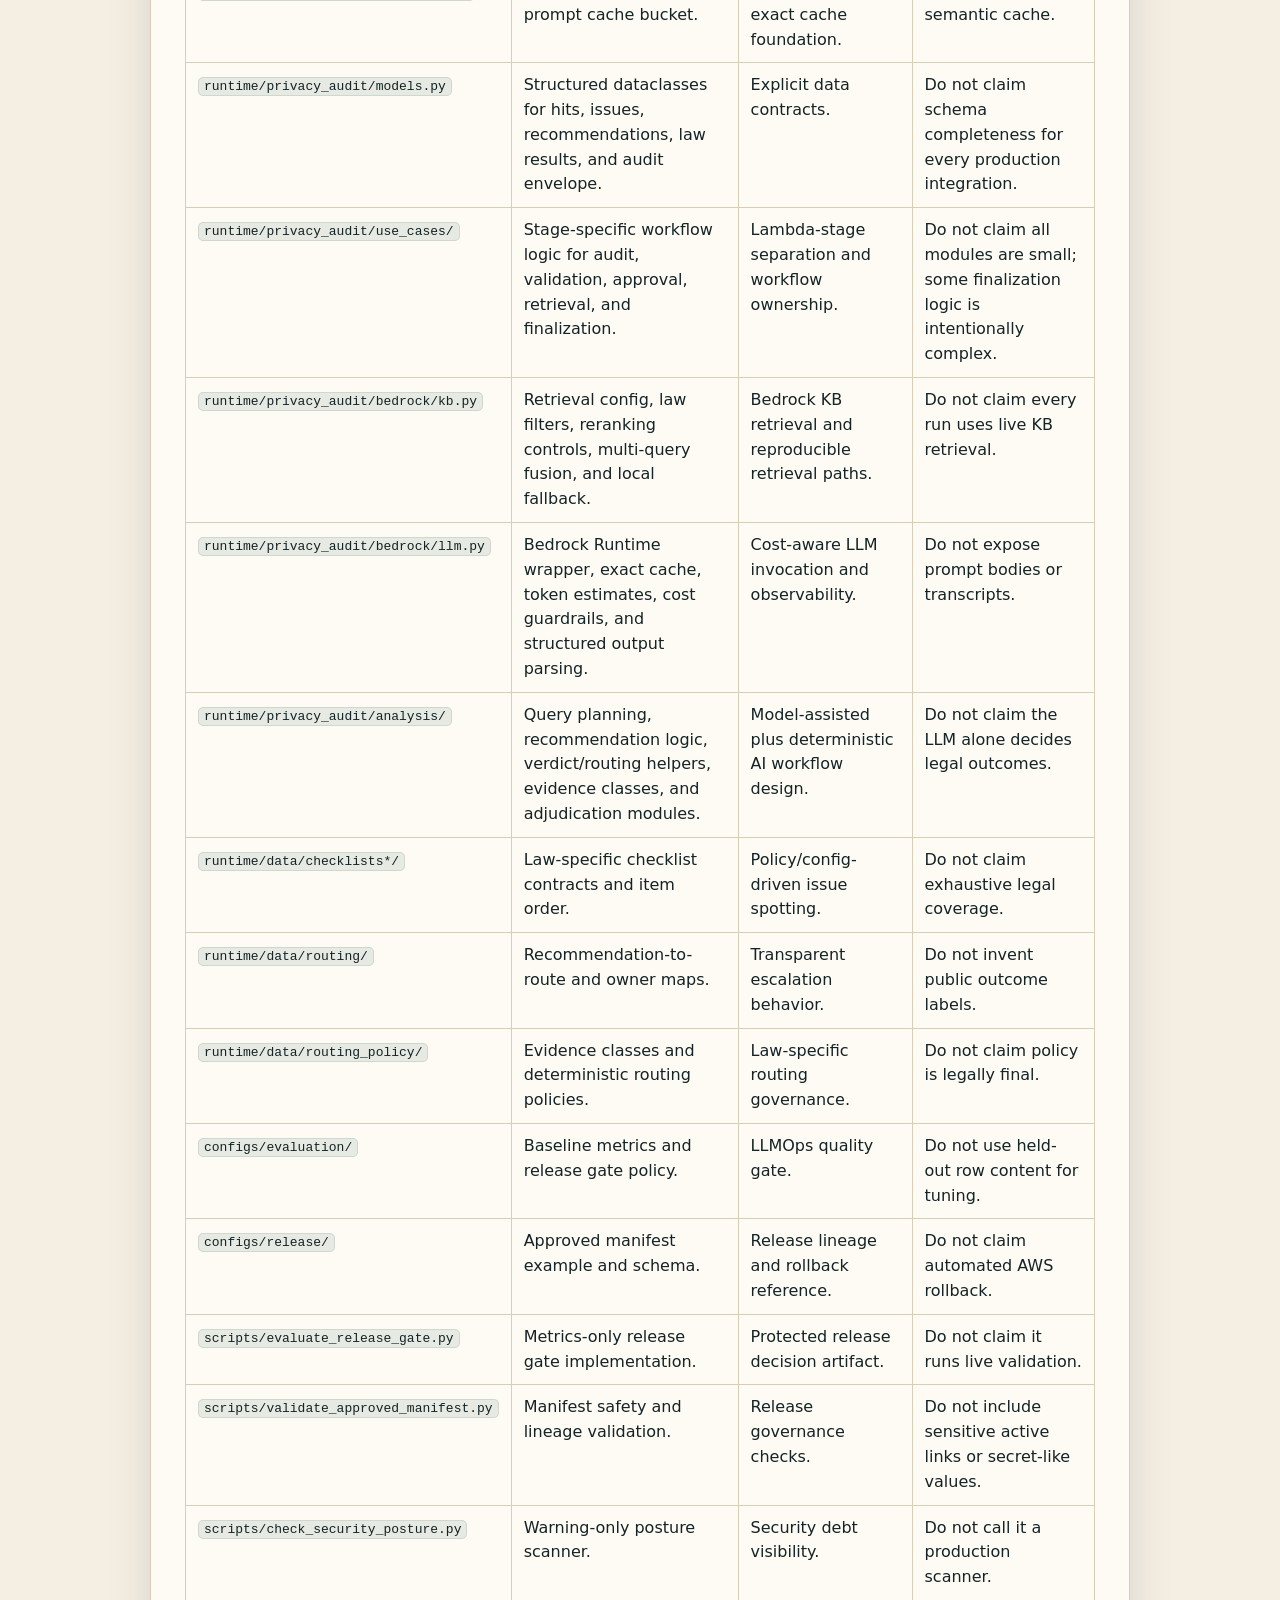
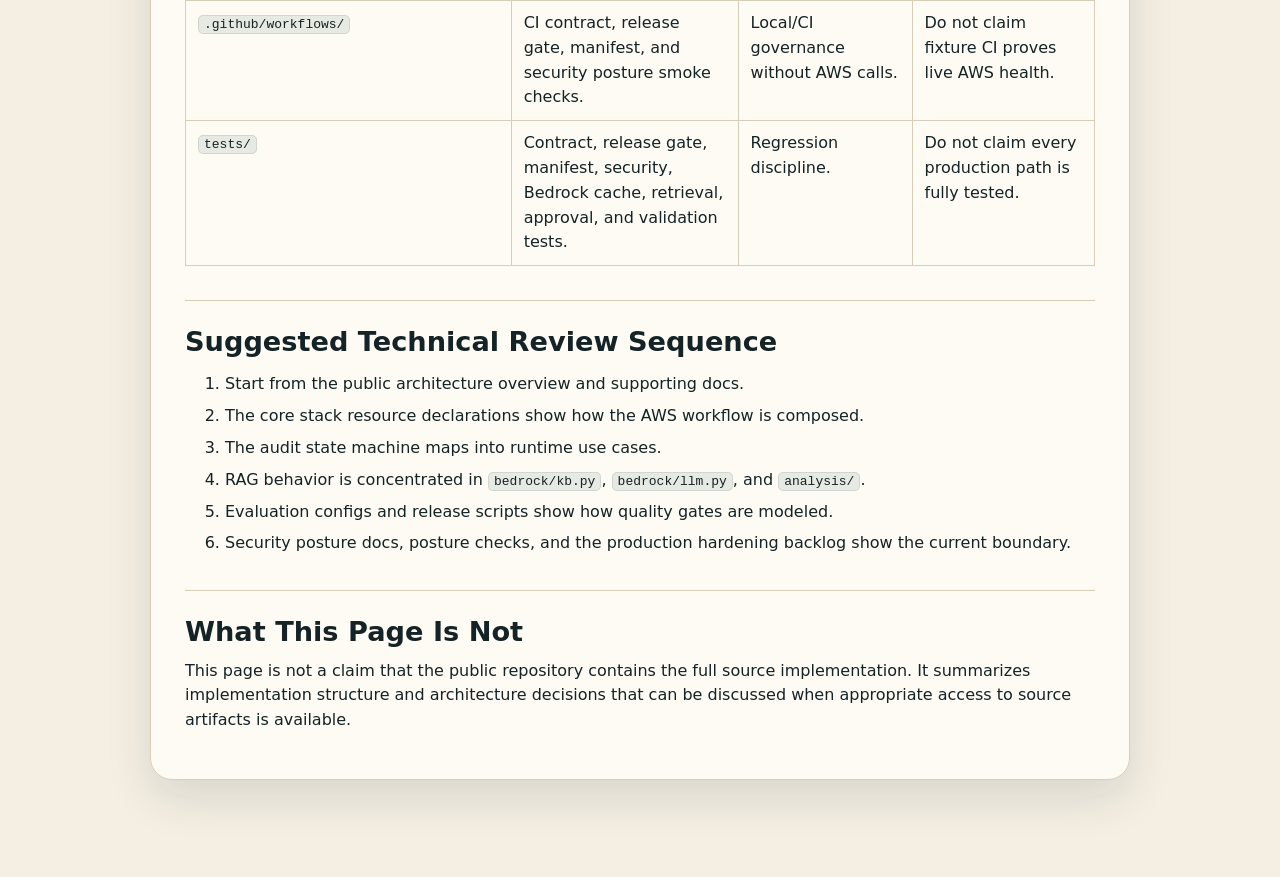
<file: docs/code-walkthrough-for-reviewers.html>
<!doctype html>
<html lang="en">
<head>
  <meta charset="utf-8">
  <meta name="viewport" content="width=device-width, initial-scale=1">
  <title>Implementation Review Guide | CloudNative GenAI Compliance Review</title>
  <meta name="description" content="Public implementation review guide summarizing source implementation structure and architecture responsibilities for the CloudNative GenAI Compliance Review on AWS portfolio.">
  <link rel="stylesheet" href="../assets/site.css">
</head>
<body class="doc-page">
  <main class="doc-shell">
    <nav class="doc-nav" aria-label="Document navigation">
      <a href="../index.html">Back to overview</a>
      <a href="code-walkthrough-for-reviewers.md">Markdown source</a>
    </nav>
<h1>Implementation Review Guide</h1>
<h2>Public Repository Boundary</h2>
<p>This public portfolio does not include the full application source code. It is a presentation layer with architecture diagrams, public-safe summaries, evaluation context, and governance documentation.</p>
<p>The implementation areas below summarize the source implementation structure. They are included to explain the engineering scope behind the public portfolio, not to imply that the full source code is published here.</p>
<h2>Recommended Review Path</h2>
<p>Start with the public narrative, then use this guide as an implementation architecture summary. The goal is to connect architecture judgment to concrete source areas without implying that the public repository contains the full source code.</p>
<table><thead><tr><th>Source implementation area</th><th>Implementation responsibility summarized</th><th>Capability demonstrated</th><th>What not to overclaim</th></tr></thead><tbody>
<tr><td><code>README.md</code></td><td>System purpose, architecture, contracts, run modes, and guardrails.</td><td>Source-of-truth documentation discipline.</td><td>Do not treat documentation as live deployment proof.</td></tr>
<tr><td>Source repository overview materials</td><td>Short project narrative and evidence package framing.</td><td>Ability to explain the architecture to technical reviewers.</td><td>Do not claim every evidence item is published in this public repository.</td></tr>
<tr><td><code>app_reviewdemo_v94.py</code></td><td>CDK entry point, deploy profiles, default email, retained KB manifest, model settings, and source hash context.</td><td>Cloud-native deployment composition.</td><td>Do not claim the script deploys during a public portfolio review.</td></tr>
<tr><td><code>infra/config.py</code></td><td>PlatformContext, deployment defaults, Bedrock, KB, cache, approval, and validation controls.</td><td>Typed infrastructure configuration discipline.</td><td>Do not claim all context values are production final.</td></tr>
<tr><td><code>infra/stacks/core_stack.py</code></td><td>S3, EventBridge, Step Functions, Lambda, DynamoDB, SNS, API Gateway, KMS, CloudWatch, and optional CloudTrail.</td><td>AWS event-driven GenAI workflow design.</td><td>Do not claim least-privilege is complete.</td></tr>
<tr><td><code>infra/stacks/kb_optional_stack.py</code></td><td>Bedrock KB, AOSS, separate statute/case-law resources, embedding model, and development standby posture.</td><td>Managed RAG infrastructure.</td><td>Do not claim case-law is always enabled.</td></tr>
<tr><td><code>infra/stacks/prompt_cache_stack.py</code></td><td>KMS-backed versioned prompt cache bucket.</td><td>Application-level exact cache foundation.</td><td>Do not claim semantic cache.</td></tr>
<tr><td><code>runtime/privacy_audit/models.py</code></td><td>Structured dataclasses for hits, issues, recommendations, law results, and audit envelope.</td><td>Explicit data contracts.</td><td>Do not claim schema completeness for every production integration.</td></tr>
<tr><td><code>runtime/privacy_audit/use_cases/</code></td><td>Stage-specific workflow logic for audit, validation, approval, retrieval, and finalization.</td><td>Lambda-stage separation and workflow ownership.</td><td>Do not claim all modules are small; some finalization logic is intentionally complex.</td></tr>
<tr><td><code>runtime/privacy_audit/bedrock/kb.py</code></td><td>Retrieval config, law filters, reranking controls, multi-query fusion, and local fallback.</td><td>Bedrock KB retrieval and reproducible retrieval paths.</td><td>Do not claim every run uses live KB retrieval.</td></tr>
<tr><td><code>runtime/privacy_audit/bedrock/llm.py</code></td><td>Bedrock Runtime wrapper, exact cache, token estimates, cost guardrails, and structured output parsing.</td><td>Cost-aware LLM invocation and observability.</td><td>Do not expose prompt bodies or transcripts.</td></tr>
<tr><td><code>runtime/privacy_audit/analysis/</code></td><td>Query planning, recommendation logic, verdict/routing helpers, evidence classes, and adjudication modules.</td><td>Model-assisted plus deterministic AI workflow design.</td><td>Do not claim the LLM alone decides legal outcomes.</td></tr>
<tr><td><code>runtime/data/checklists*/</code></td><td>Law-specific checklist contracts and item order.</td><td>Policy/config-driven issue spotting.</td><td>Do not claim exhaustive legal coverage.</td></tr>
<tr><td><code>runtime/data/routing/</code></td><td>Recommendation-to-route and owner maps.</td><td>Transparent escalation behavior.</td><td>Do not invent public outcome labels.</td></tr>
<tr><td><code>runtime/data/routing_policy/</code></td><td>Evidence classes and deterministic routing policies.</td><td>Law-specific routing governance.</td><td>Do not claim policy is legally final.</td></tr>
<tr><td><code>configs/evaluation/</code></td><td>Baseline metrics and release gate policy.</td><td>LLMOps quality gate.</td><td>Do not use held-out row content for tuning.</td></tr>
<tr><td><code>configs/release/</code></td><td>Approved manifest example and schema.</td><td>Release lineage and rollback reference.</td><td>Do not claim automated AWS rollback.</td></tr>
<tr><td><code>scripts/evaluate_release_gate.py</code></td><td>Metrics-only release gate implementation.</td><td>Protected release decision artifact.</td><td>Do not claim it runs live validation.</td></tr>
<tr><td><code>scripts/validate_approved_manifest.py</code></td><td>Manifest safety and lineage validation.</td><td>Release governance checks.</td><td>Do not include sensitive active links or secret-like values.</td></tr>
<tr><td><code>scripts/check_security_posture.py</code></td><td>Warning-only posture scanner.</td><td>Security debt visibility.</td><td>Do not call it a production scanner.</td></tr>
<tr><td><code>.github/workflows/</code></td><td>CI contract, release gate, manifest, and security posture smoke checks.</td><td>Local/CI governance without AWS calls.</td><td>Do not claim fixture CI proves live AWS health.</td></tr>
<tr><td><code>tests/</code></td><td>Contract, release gate, manifest, security, Bedrock cache, retrieval, approval, and validation tests.</td><td>Regression discipline.</td><td>Do not claim every production path is fully tested.</td></tr>
</tbody></table>
<h2>Suggested Technical Review Sequence</h2>
<ol>
<li>Start from the public architecture overview and supporting docs.</li>
<li>The core stack resource declarations show how the AWS workflow is composed.</li>
<li>The audit state machine maps into runtime use cases.</li>
<li>RAG behavior is concentrated in <code>bedrock/kb.py</code>, <code>bedrock/llm.py</code>, and <code>analysis/</code>.</li>
<li>Evaluation configs and release scripts show how quality gates are modeled.</li>
<li>Security posture docs, posture checks, and the production hardening backlog show the current boundary.</li>
</ol>
<h2>What This Page Is Not</h2>
<p>This page is not a claim that the public repository contains the full source implementation. It summarizes implementation structure and architecture decisions that can be discussed when appropriate access to source artifacts is available.</p>
  </main>
</body>
</html>
</file>
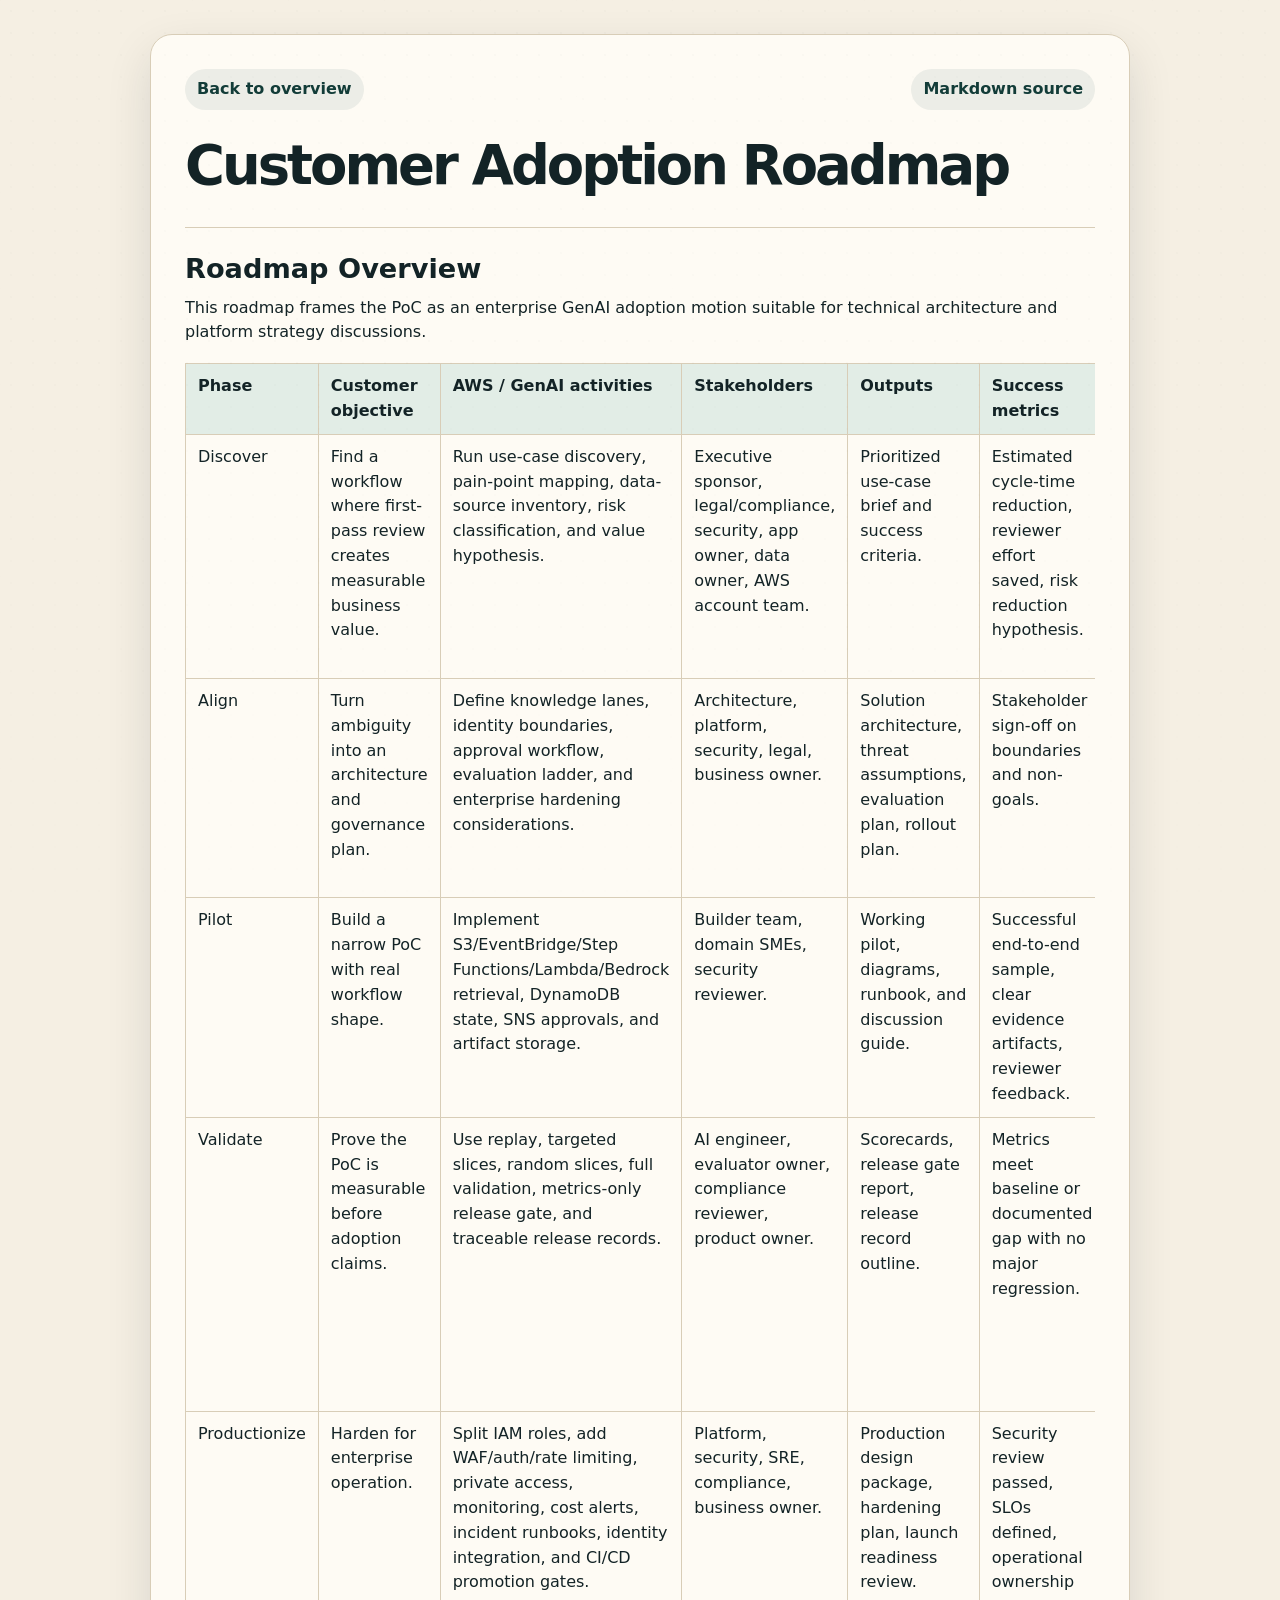
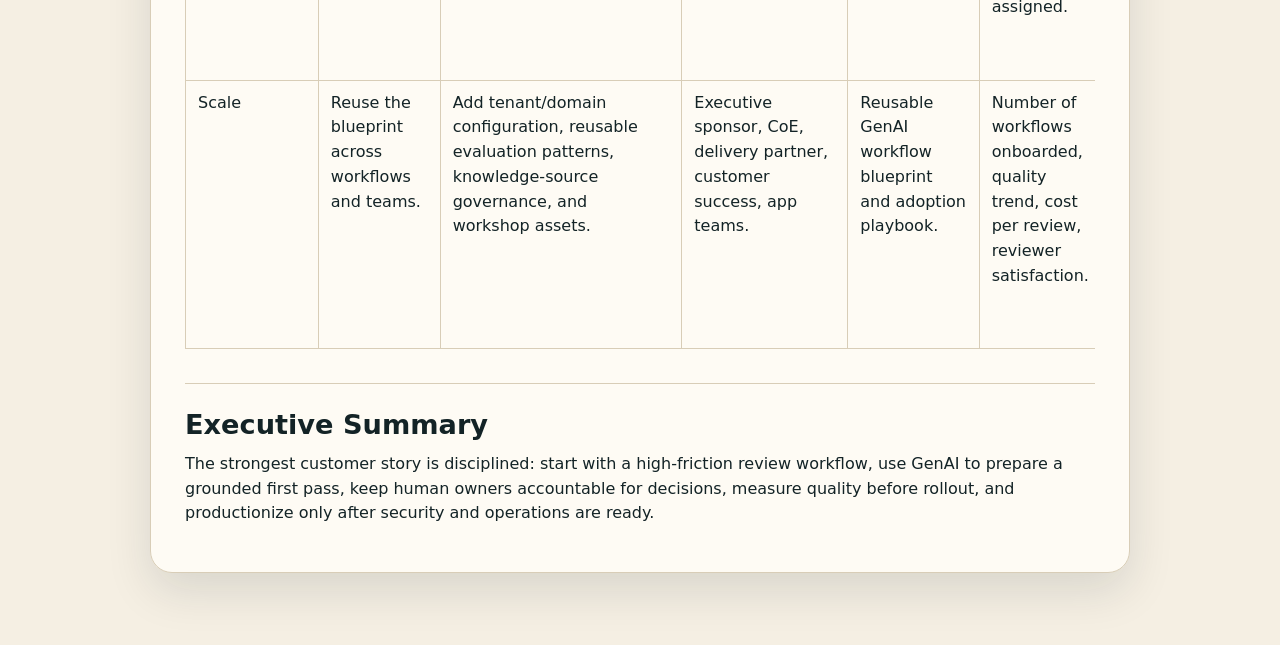
<file: docs/customer-adoption-roadmap.html>
<!doctype html>
<html lang="en">
<head>
  <meta charset="utf-8">
  <meta name="viewport" content="width=device-width, initial-scale=1">
  <title>Customer Adoption Roadmap | CloudNative GenAI Compliance Review</title>
  <meta name="description" content="Public supporting document for the CloudNative GenAI Compliance Review on AWS portfolio.">
  <link rel="stylesheet" href="../assets/site.css">
</head>
<body class="doc-page">
  <main class="doc-shell">
    <nav class="doc-nav" aria-label="Document navigation">
      <a href="../index.html">Back to overview</a>
      <a href="customer-adoption-roadmap.md">Markdown source</a>
    </nav>
<h1>Customer Adoption Roadmap</h1>
<h2>Roadmap Overview</h2>
<p>This roadmap frames the PoC as an enterprise GenAI adoption motion suitable for technical architecture and platform strategy discussions.</p>
<table><thead><tr><th>Phase</th><th>Customer objective</th><th>AWS / GenAI activities</th><th>Stakeholders</th><th>Outputs</th><th>Success metrics</th><th>Risks and mitigations</th></tr></thead><tbody>
<tr><td>Discover</td><td>Find a workflow where first-pass review creates measurable business value.</td><td>Run use-case discovery, pain-point mapping, data-source inventory, risk classification, and value hypothesis.</td><td>Executive sponsor, legal/compliance, security, app owner, data owner, AWS account team.</td><td>Prioritized use-case brief and success criteria.</td><td>Estimated cycle-time reduction, reviewer effort saved, risk reduction hypothesis.</td><td>Risk: vague use case. Mitigation: force a narrow input/output contract and decision owner.</td></tr>
<tr><td>Align</td><td>Turn ambiguity into an architecture and governance plan.</td><td>Define knowledge lanes, identity boundaries, approval workflow, evaluation ladder, and enterprise hardening considerations.</td><td>Architecture, platform, security, legal, business owner.</td><td>Solution architecture, threat assumptions, evaluation plan, rollout plan.</td><td>Stakeholder sign-off on boundaries and non-goals.</td><td>Risk: overclaiming automation. Mitigation: explicitly preserve Human-in-the-Loop.</td></tr>
<tr><td>Pilot</td><td>Build a narrow PoC with real workflow shape.</td><td>Implement S3/EventBridge/Step Functions/Lambda/Bedrock retrieval, DynamoDB state, SNS approvals, and artifact storage.</td><td>Builder team, domain SMEs, security reviewer.</td><td>Working pilot, diagrams, runbook, and discussion guide.</td><td>Successful end-to-end sample, clear evidence artifacts, reviewer feedback.</td><td>Risk: demo drift. Mitigation: cache-first runs and source-backed evidence.</td></tr>
<tr><td>Validate</td><td>Prove the PoC is measurable before adoption claims.</td><td>Use replay, targeted slices, random slices, full validation, metrics-only release gate, and traceable release records.</td><td>AI engineer, evaluator owner, compliance reviewer, product owner.</td><td>Scorecards, release gate report, release record outline.</td><td>Metrics meet baseline or documented gap with no major regression.</td><td>Risk: tuning on final test data. Mitigation: final evaluation data stays separate from iterative tuning.</td></tr>
<tr><td>Productionize</td><td>Harden for enterprise operation.</td><td>Split IAM roles, add WAF/auth/rate limiting, private access, monitoring, cost alerts, incident runbooks, identity integration, and CI/CD promotion gates.</td><td>Platform, security, SRE, compliance, business owner.</td><td>Production design package, hardening plan, launch readiness review.</td><td>Security review passed, SLOs defined, operational ownership assigned.</td><td>Risk: PoC shortcuts leak into production. Mitigation: hardening items tracked as release blockers.</td></tr>
<tr><td>Scale</td><td>Reuse the blueprint across workflows and teams.</td><td>Add tenant/domain configuration, reusable evaluation patterns, knowledge-source governance, and workshop assets.</td><td>Executive sponsor, CoE, delivery partner, customer success, app teams.</td><td>Reusable GenAI workflow blueprint and adoption playbook.</td><td>Number of workflows onboarded, quality trend, cost per review, reviewer satisfaction.</td><td>Risk: one-size-fits-all rollout. Mitigation: per-domain evaluation and ownership remain explicit.</td></tr>
</tbody></table>
<h2>Executive Summary</h2>
<p>The strongest customer story is disciplined: start with a high-friction review workflow, use GenAI to prepare a grounded first pass, keep human owners accountable for decisions, measure quality before rollout, and productionize only after security and operations are ready.</p>
  </main>
</body>
</html>
</file>
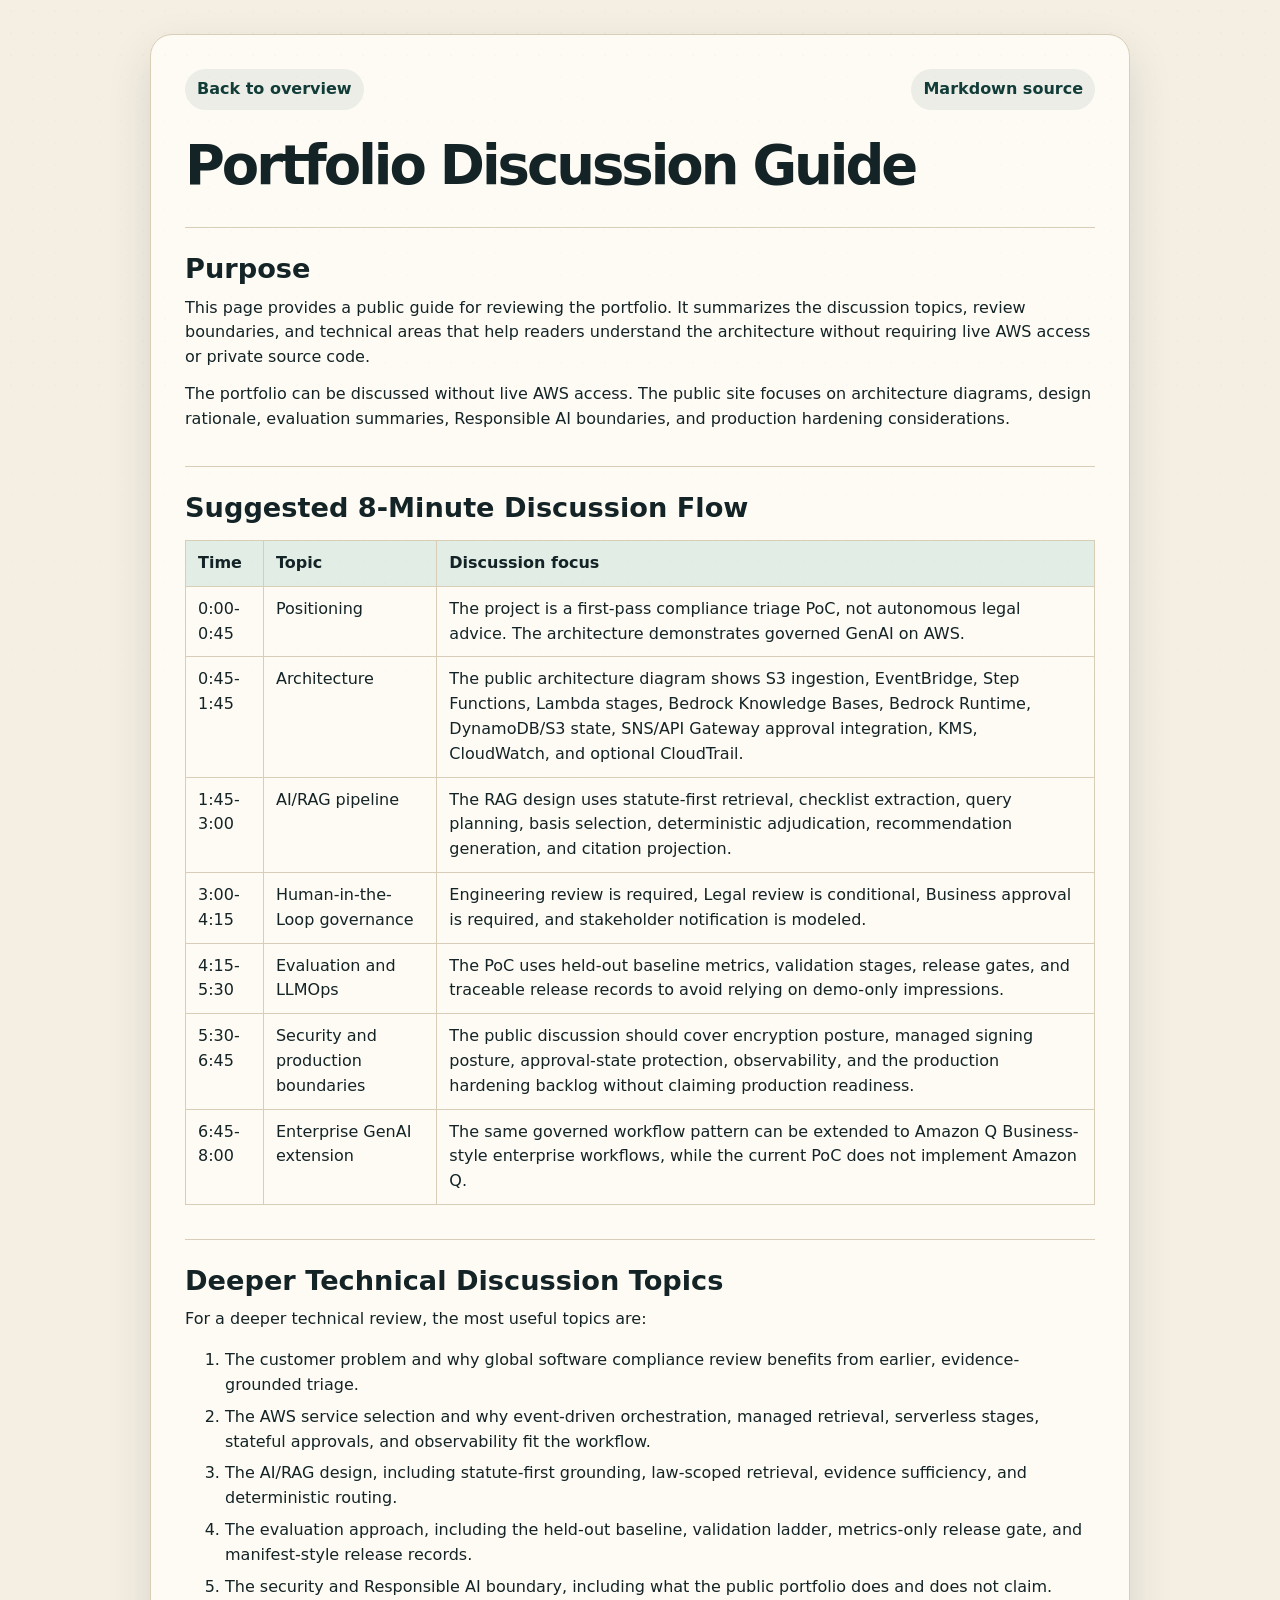
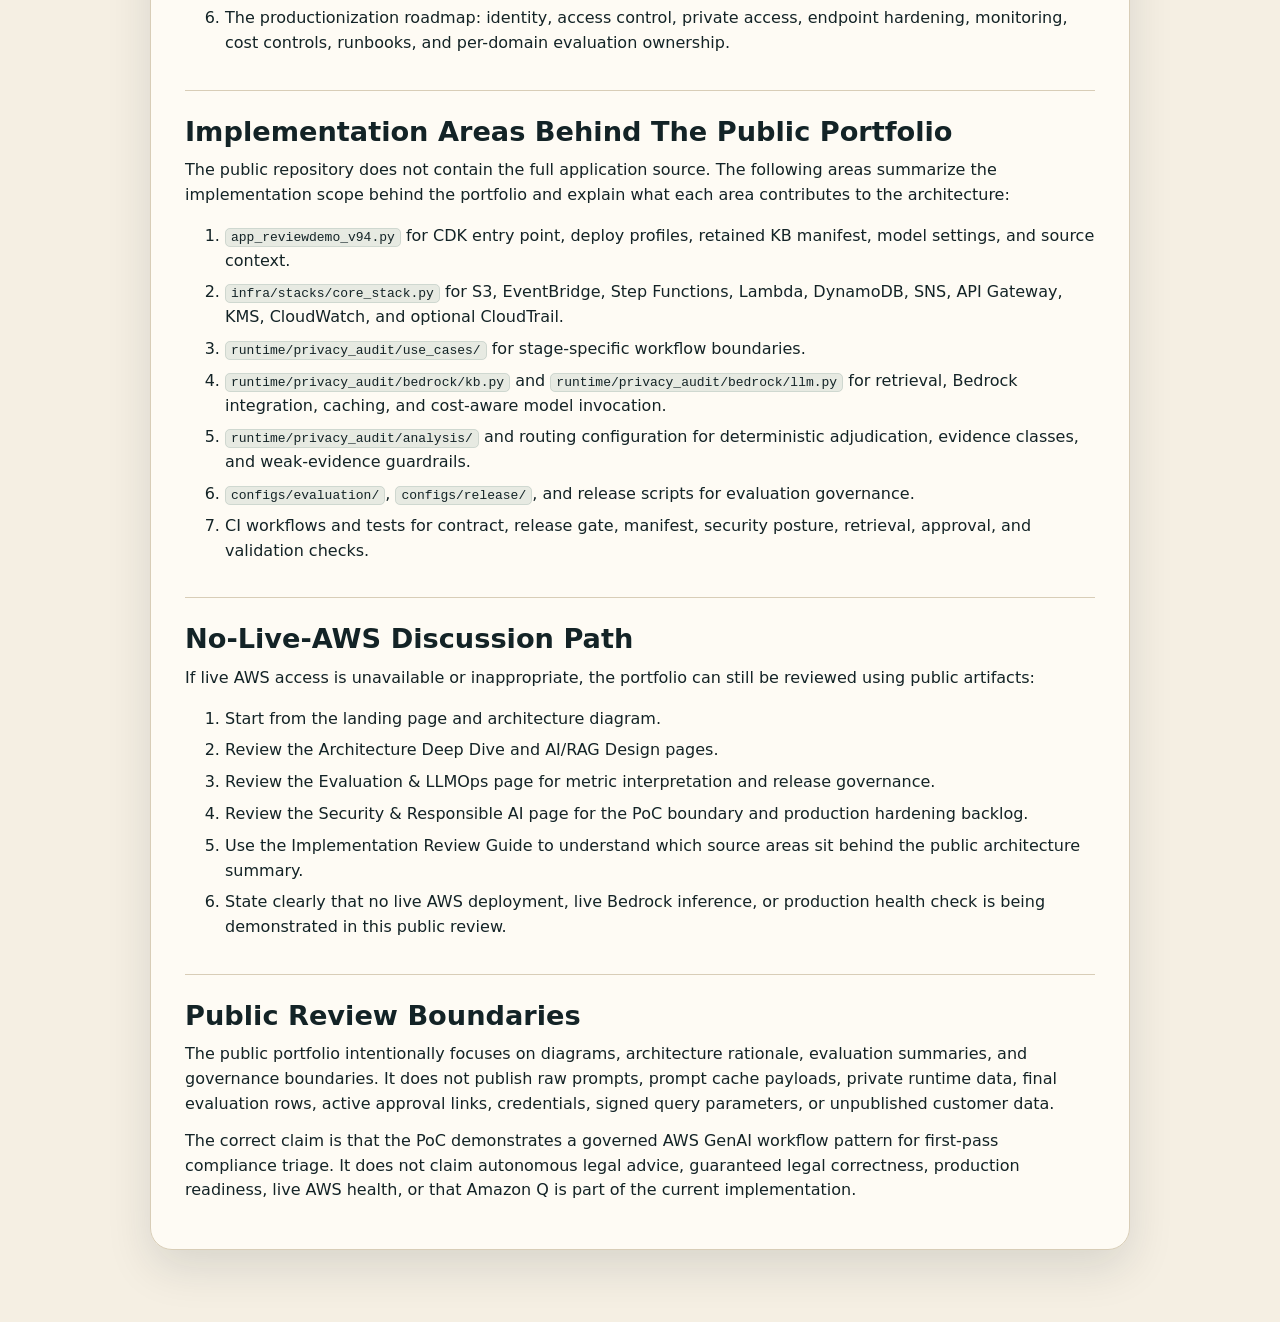
<file: docs/demo-script.html>
<!doctype html>
<html lang="en">
<head>
  <meta charset="utf-8">
  <meta name="viewport" content="width=device-width, initial-scale=1">
  <title>Portfolio Discussion Guide | CloudNative GenAI Compliance Review</title>
  <meta name="description" content="Public discussion guide for reviewing the CloudNative GenAI Compliance Review on AWS portfolio without live AWS access or private source disclosure.">
  <link rel="stylesheet" href="../assets/site.css">
</head>
<body class="doc-page">
  <main class="doc-shell">
    <nav class="doc-nav" aria-label="Document navigation">
      <a href="../index.html">Back to overview</a>
      <a href="demo-script.md">Markdown source</a>
    </nav>
<h1>Portfolio Discussion Guide</h1>
<h2>Purpose</h2>
<p>This page provides a public guide for reviewing the portfolio. It summarizes the discussion topics, review boundaries, and technical areas that help readers understand the architecture without requiring live AWS access or private source code.</p>
<p>The portfolio can be discussed without live AWS access. The public site focuses on architecture diagrams, design rationale, evaluation summaries, Responsible AI boundaries, and production hardening considerations.</p>
<h2>Suggested 8-Minute Discussion Flow</h2>
<table><thead><tr><th>Time</th><th>Topic</th><th>Discussion focus</th></tr></thead><tbody>
<tr><td>0:00-0:45</td><td>Positioning</td><td>The project is a first-pass compliance triage PoC, not autonomous legal advice. The architecture demonstrates governed GenAI on AWS.</td></tr>
<tr><td>0:45-1:45</td><td>Architecture</td><td>The public architecture diagram shows S3 ingestion, EventBridge, Step Functions, Lambda stages, Bedrock Knowledge Bases, Bedrock Runtime, DynamoDB/S3 state, SNS/API Gateway approval integration, KMS, CloudWatch, and optional CloudTrail.</td></tr>
<tr><td>1:45-3:00</td><td>AI/RAG pipeline</td><td>The RAG design uses statute-first retrieval, checklist extraction, query planning, basis selection, deterministic adjudication, recommendation generation, and citation projection.</td></tr>
<tr><td>3:00-4:15</td><td>Human-in-the-Loop governance</td><td>Engineering review is required, Legal review is conditional, Business approval is required, and stakeholder notification is modeled.</td></tr>
<tr><td>4:15-5:30</td><td>Evaluation and LLMOps</td><td>The PoC uses held-out baseline metrics, validation stages, release gates, and traceable release records to avoid relying on demo-only impressions.</td></tr>
<tr><td>5:30-6:45</td><td>Security and production boundaries</td><td>The public discussion should cover encryption posture, managed signing posture, approval-state protection, observability, and the production hardening backlog without claiming production readiness.</td></tr>
<tr><td>6:45-8:00</td><td>Enterprise GenAI extension</td><td>The same governed workflow pattern can be extended to Amazon Q Business-style enterprise workflows, while the current PoC does not implement Amazon Q.</td></tr>
</tbody></table>
<h2>Deeper Technical Discussion Topics</h2>
<p>For a deeper technical review, the most useful topics are:</p>
<ol>
<li>The customer problem and why global software compliance review benefits from earlier, evidence-grounded triage.</li>
<li>The AWS service selection and why event-driven orchestration, managed retrieval, serverless stages, stateful approvals, and observability fit the workflow.</li>
<li>The AI/RAG design, including statute-first grounding, law-scoped retrieval, evidence sufficiency, and deterministic routing.</li>
<li>The evaluation approach, including the held-out baseline, validation ladder, metrics-only release gate, and manifest-style release records.</li>
<li>The security and Responsible AI boundary, including what the public portfolio does and does not claim.</li>
<li>The productionization roadmap: identity, access control, private access, endpoint hardening, monitoring, cost controls, runbooks, and per-domain evaluation ownership.</li>
</ol>
<h2>Implementation Areas Behind The Public Portfolio</h2>
<p>The public repository does not contain the full application source. The following areas summarize the implementation scope behind the portfolio and explain what each area contributes to the architecture:</p>
<ol>
<li><code>app_reviewdemo_v94.py</code> for CDK entry point, deploy profiles, retained KB manifest, model settings, and source context.</li>
<li><code>infra/stacks/core_stack.py</code> for S3, EventBridge, Step Functions, Lambda, DynamoDB, SNS, API Gateway, KMS, CloudWatch, and optional CloudTrail.</li>
<li><code>runtime/privacy_audit/use_cases/</code> for stage-specific workflow boundaries.</li>
<li><code>runtime/privacy_audit/bedrock/kb.py</code> and <code>runtime/privacy_audit/bedrock/llm.py</code> for retrieval, Bedrock integration, caching, and cost-aware model invocation.</li>
<li><code>runtime/privacy_audit/analysis/</code> and routing configuration for deterministic adjudication, evidence classes, and weak-evidence guardrails.</li>
<li><code>configs/evaluation/</code>, <code>configs/release/</code>, and release scripts for evaluation governance.</li>
<li>CI workflows and tests for contract, release gate, manifest, security posture, retrieval, approval, and validation checks.</li>
</ol>
<h2>No-Live-AWS Discussion Path</h2>
<p>If live AWS access is unavailable or inappropriate, the portfolio can still be reviewed using public artifacts:</p>
<ol>
<li>Start from the landing page and architecture diagram.</li>
<li>Review the Architecture Deep Dive and AI/RAG Design pages.</li>
<li>Review the Evaluation & LLMOps page for metric interpretation and release governance.</li>
<li>Review the Security & Responsible AI page for the PoC boundary and production hardening backlog.</li>
<li>Use the Implementation Review Guide to understand which source areas sit behind the public architecture summary.</li>
<li>State clearly that no live AWS deployment, live Bedrock inference, or production health check is being demonstrated in this public review.</li>
</ol>
<h2>Public Review Boundaries</h2>
<p>The public portfolio intentionally focuses on diagrams, architecture rationale, evaluation summaries, and governance boundaries. It does not publish raw prompts, prompt cache payloads, private runtime data, final evaluation rows, active approval links, credentials, signed query parameters, or unpublished customer data.</p>
<p>The correct claim is that the PoC demonstrates a governed AWS GenAI workflow pattern for first-pass compliance triage. It does not claim autonomous legal advice, guaranteed legal correctness, production readiness, live AWS health, or that Amazon Q is part of the current implementation.</p>
  </main>
</body>
</html>
</file>
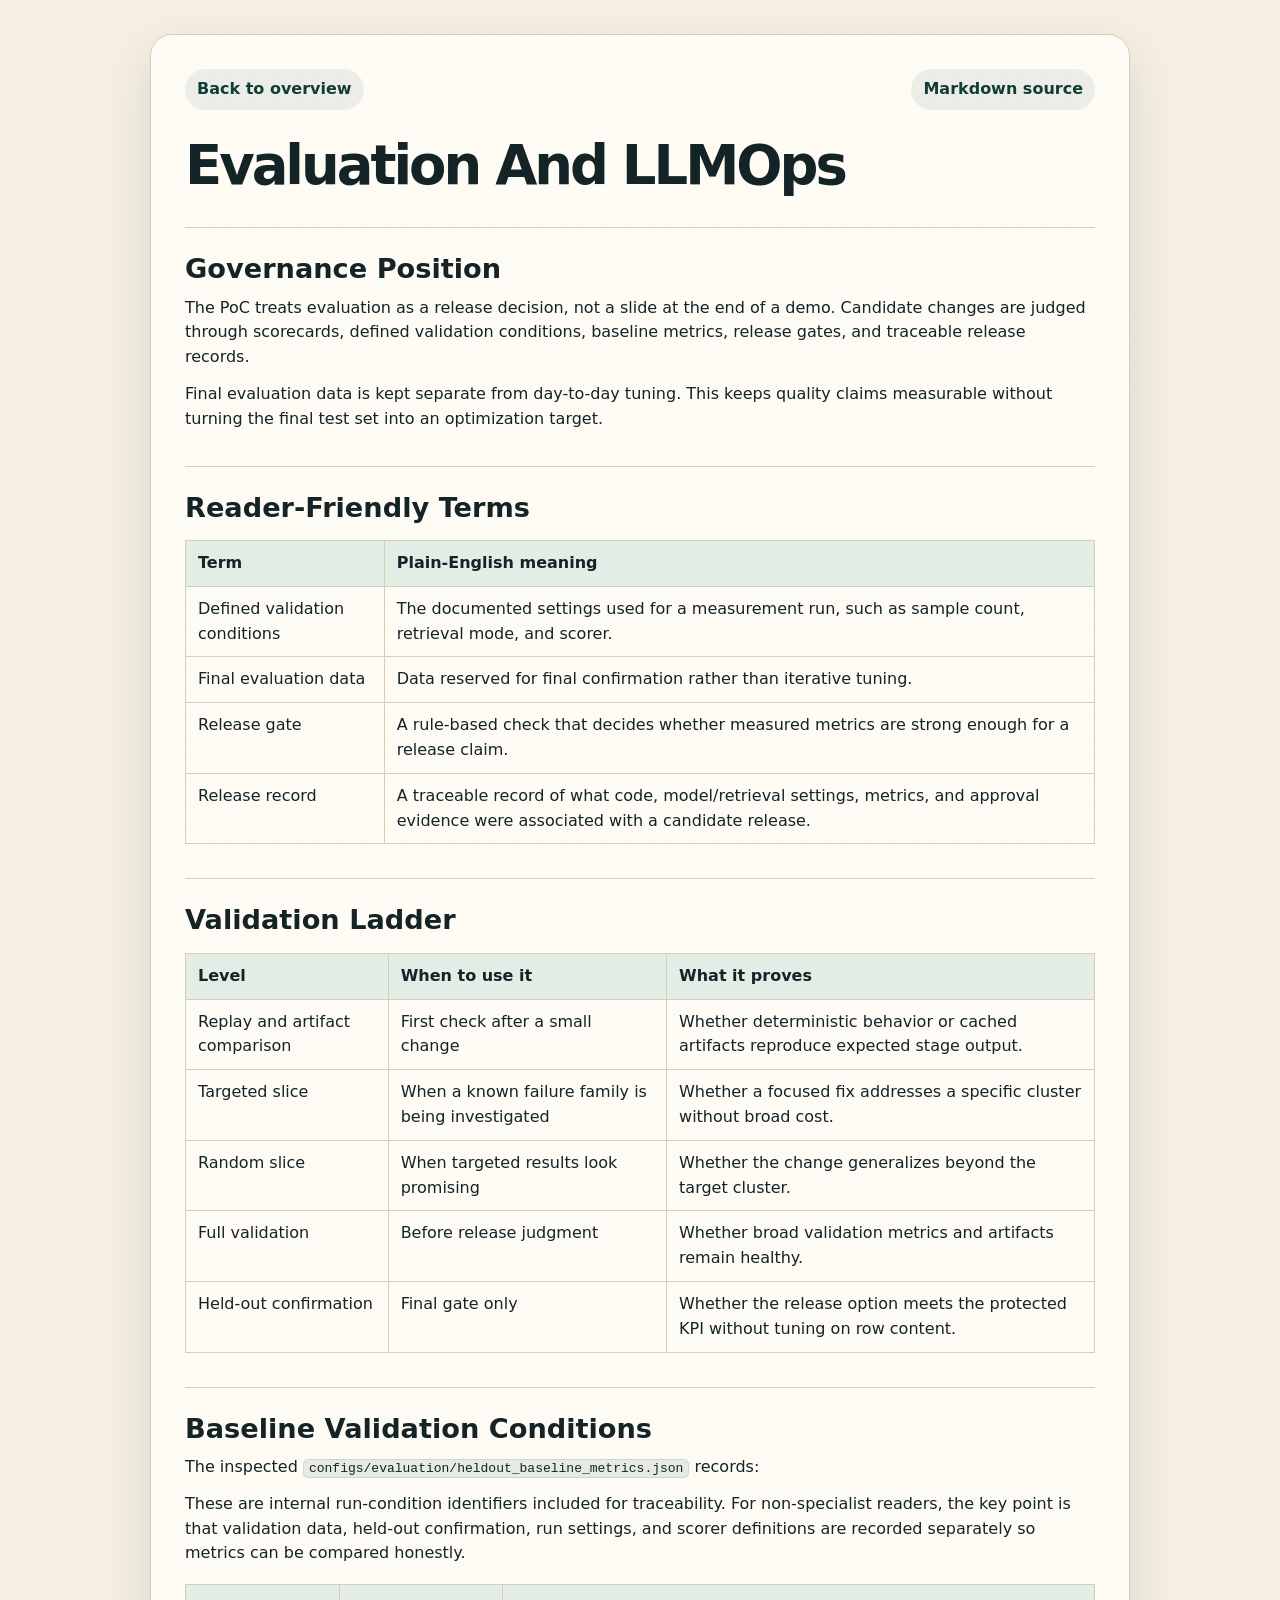
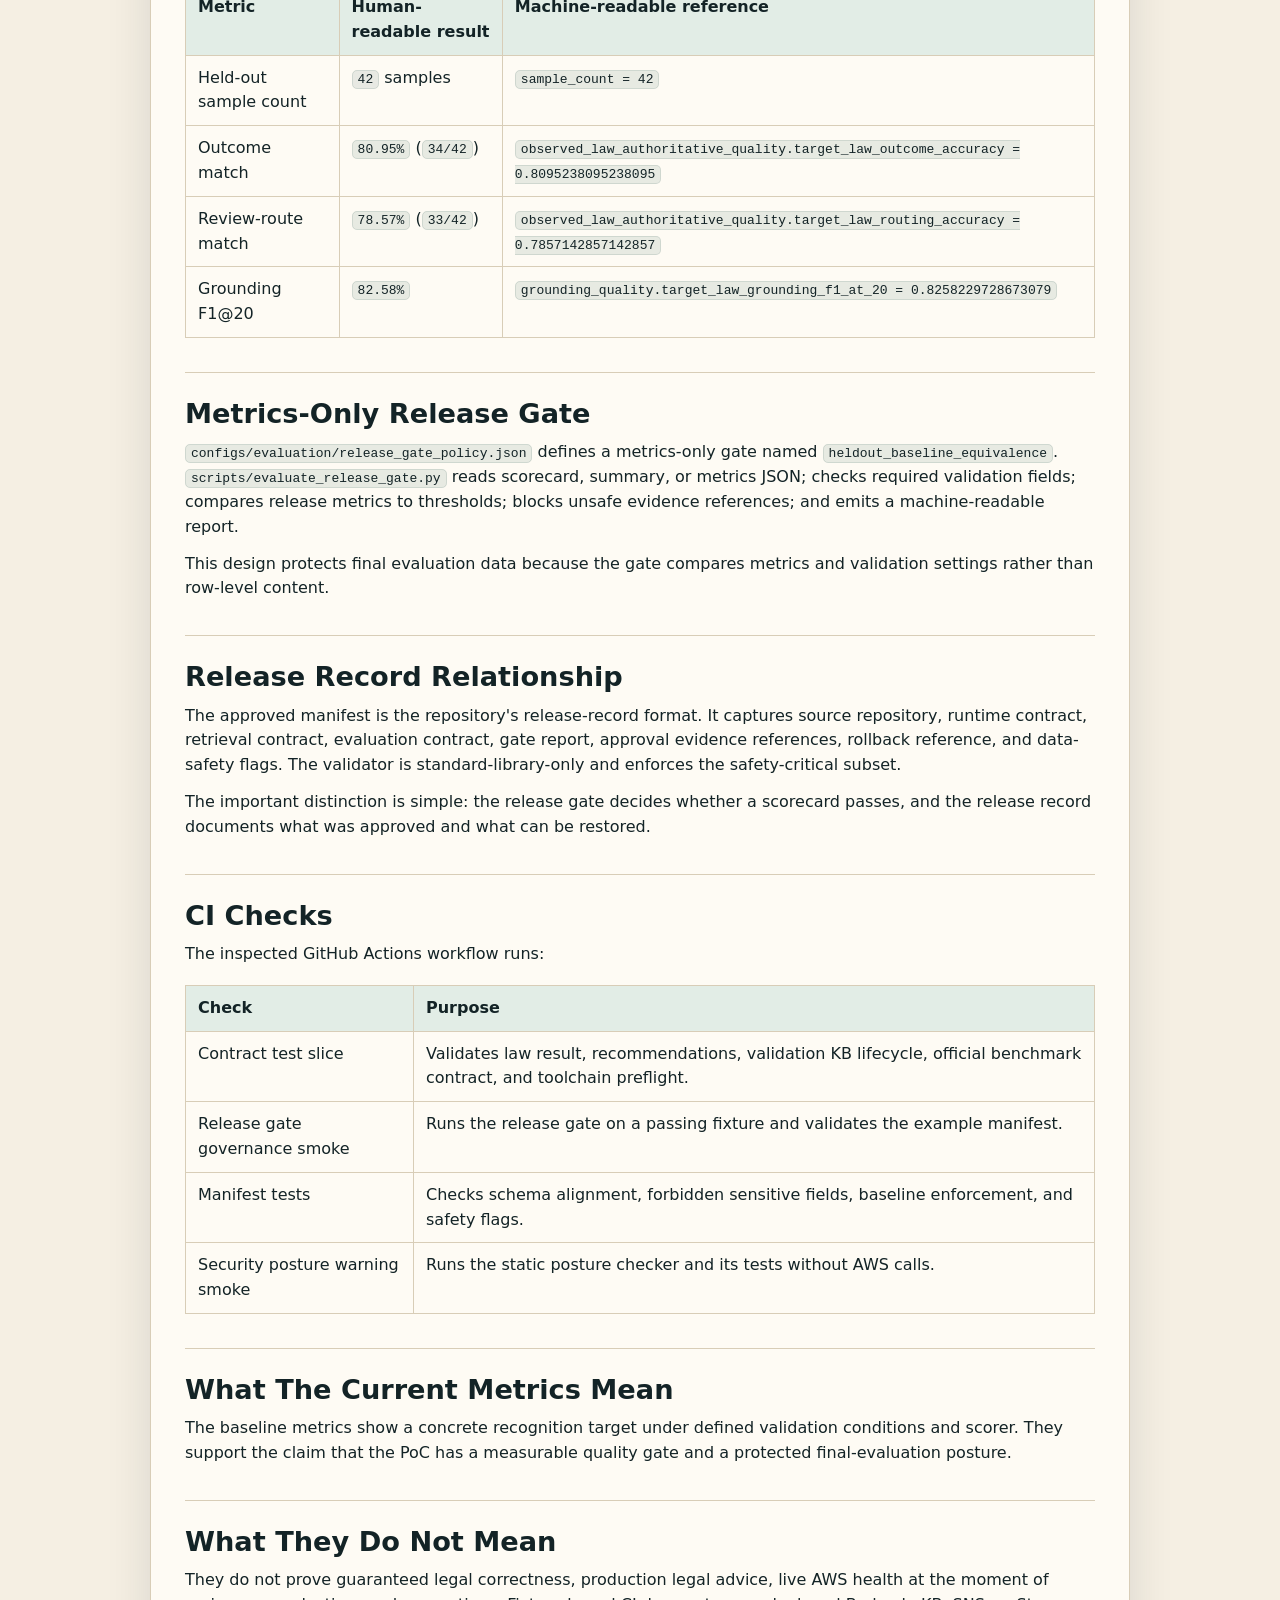
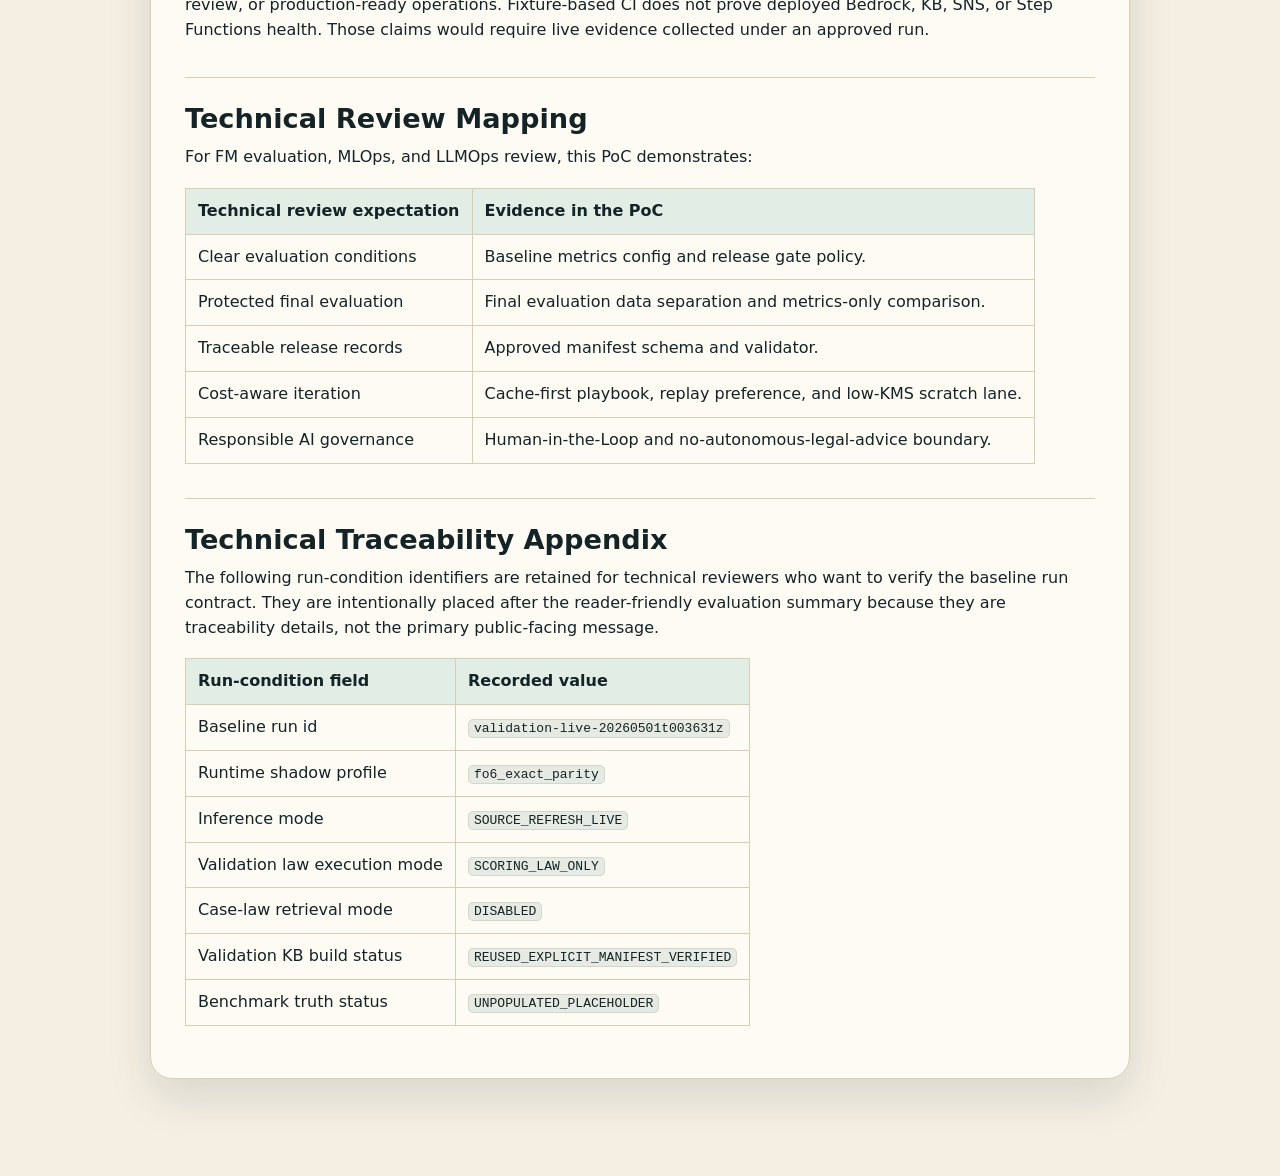
<file: docs/evaluation-and-llmops.html>
<!doctype html>
<html lang="en">
<head>
  <meta charset="utf-8">
  <meta name="viewport" content="width=device-width, initial-scale=1">
  <title>Evaluation And LLMOps | CloudNative GenAI Compliance Review</title>
  <meta name="description" content="Public supporting document for the CloudNative GenAI Compliance Review on AWS portfolio.">
  <link rel="stylesheet" href="../assets/site.css">
</head>
<body class="doc-page">
  <main class="doc-shell">
    <nav class="doc-nav" aria-label="Document navigation">
      <a href="../index.html">Back to overview</a>
      <a href="evaluation-and-llmops.md">Markdown source</a>
    </nav>
<h1>Evaluation And LLMOps</h1>
<h2>Governance Position</h2>
<p>The PoC treats evaluation as a release decision, not a slide at the end of a demo. Candidate changes are judged through scorecards, defined validation conditions, baseline metrics, release gates, and traceable release records.</p>
<p>Final evaluation data is kept separate from day-to-day tuning. This keeps quality claims measurable without turning the final test set into an optimization target.</p>
<h2>Reader-Friendly Terms</h2>
<table><thead><tr><th>Term</th><th>Plain-English meaning</th></tr></thead><tbody>
<tr><td>Defined validation conditions</td><td>The documented settings used for a measurement run, such as sample count, retrieval mode, and scorer.</td></tr>
<tr><td>Final evaluation data</td><td>Data reserved for final confirmation rather than iterative tuning.</td></tr>
<tr><td>Release gate</td><td>A rule-based check that decides whether measured metrics are strong enough for a release claim.</td></tr>
<tr><td>Release record</td><td>A traceable record of what code, model/retrieval settings, metrics, and approval evidence were associated with a candidate release.</td></tr>
</tbody></table>
<h2>Validation Ladder</h2>
<table><thead><tr><th>Level</th><th>When to use it</th><th>What it proves</th></tr></thead><tbody>
<tr><td>Replay and artifact comparison</td><td>First check after a small change</td><td>Whether deterministic behavior or cached artifacts reproduce expected stage output.</td></tr>
<tr><td>Targeted slice</td><td>When a known failure family is being investigated</td><td>Whether a focused fix addresses a specific cluster without broad cost.</td></tr>
<tr><td>Random slice</td><td>When targeted results look promising</td><td>Whether the change generalizes beyond the target cluster.</td></tr>
<tr><td>Full validation</td><td>Before release judgment</td><td>Whether broad validation metrics and artifacts remain healthy.</td></tr>
<tr><td>Held-out confirmation</td><td>Final gate only</td><td>Whether the release option meets the protected KPI without tuning on row content.</td></tr>
</tbody></table>
<h2>Baseline Validation Conditions</h2>
<p>The inspected <code>configs/evaluation/heldout_baseline_metrics.json</code> records:</p>
<p>These are internal run-condition identifiers included for traceability. For non-specialist readers, the key point is that validation data, held-out confirmation, run settings, and scorer definitions are recorded separately so metrics can be compared honestly.</p>
<table><thead><tr><th>Metric</th><th>Human-readable result</th><th>Machine-readable reference</th></tr></thead><tbody>
<tr><td>Held-out sample count</td><td><code>42</code> samples</td><td><code>sample_count = 42</code></td></tr>
<tr><td>Outcome match</td><td><code>80.95%</code> (<code>34/42</code>)</td><td><code>observed_law_authoritative_quality.target_law_outcome_accuracy = 0.8095238095238095</code></td></tr>
<tr><td>Review-route match</td><td><code>78.57%</code> (<code>33/42</code>)</td><td><code>observed_law_authoritative_quality.target_law_routing_accuracy = 0.7857142857142857</code></td></tr>
<tr><td>Grounding F1@20</td><td><code>82.58%</code></td><td><code>grounding_quality.target_law_grounding_f1_at_20 = 0.8258229728673079</code></td></tr>
</tbody></table>
<h2>Metrics-Only Release Gate</h2>
<p><code>configs/evaluation/release_gate_policy.json</code> defines a metrics-only gate named <code>heldout_baseline_equivalence</code>. <code>scripts/evaluate_release_gate.py</code> reads scorecard, summary, or metrics JSON; checks required validation fields; compares release metrics to thresholds; blocks unsafe evidence references; and emits a machine-readable report.</p>
<p>This design protects final evaluation data because the gate compares metrics and validation settings rather than row-level content.</p>
<h2>Release Record Relationship</h2>
<p>The approved manifest is the repository's release-record format. It captures source repository, runtime contract, retrieval contract, evaluation contract, gate report, approval evidence references, rollback reference, and data-safety flags. The validator is standard-library-only and enforces the safety-critical subset.</p>
<p>The important distinction is simple: the release gate decides whether a scorecard passes, and the release record documents what was approved and what can be restored.</p>
<h2>CI Checks</h2>
<p>The inspected GitHub Actions workflow runs:</p>
<table><thead><tr><th>Check</th><th>Purpose</th></tr></thead><tbody>
<tr><td>Contract test slice</td><td>Validates law result, recommendations, validation KB lifecycle, official benchmark contract, and toolchain preflight.</td></tr>
<tr><td>Release gate governance smoke</td><td>Runs the release gate on a passing fixture and validates the example manifest.</td></tr>
<tr><td>Manifest tests</td><td>Checks schema alignment, forbidden sensitive fields, baseline enforcement, and safety flags.</td></tr>
<tr><td>Security posture warning smoke</td><td>Runs the static posture checker and its tests without AWS calls.</td></tr>
</tbody></table>
<h2>What The Current Metrics Mean</h2>
<p>The baseline metrics show a concrete recognition target under defined validation conditions and scorer. They support the claim that the PoC has a measurable quality gate and a protected final-evaluation posture.</p>
<h2>What They Do Not Mean</h2>
<p>They do not prove guaranteed legal correctness, production legal advice, live AWS health at the moment of review, or production-ready operations. Fixture-based CI does not prove deployed Bedrock, KB, SNS, or Step Functions health. Those claims would require live evidence collected under an approved run.</p>
<h2>Technical Review Mapping</h2>
<p>For FM evaluation, MLOps, and LLMOps review, this PoC demonstrates:</p>
<table><thead><tr><th>Technical review expectation</th><th>Evidence in the PoC</th></tr></thead><tbody>
<tr><td>Clear evaluation conditions</td><td>Baseline metrics config and release gate policy.</td></tr>
<tr><td>Protected final evaluation</td><td>Final evaluation data separation and metrics-only comparison.</td></tr>
<tr><td>Traceable release records</td><td>Approved manifest schema and validator.</td></tr>
<tr><td>Cost-aware iteration</td><td>Cache-first playbook, replay preference, and low-KMS scratch lane.</td></tr>
<tr><td>Responsible AI governance</td><td>Human-in-the-Loop and no-autonomous-legal-advice boundary.</td></tr>
</tbody></table>
<h2>Technical Traceability Appendix</h2>
<p>The following run-condition identifiers are retained for technical reviewers who want to verify the baseline run contract. They are intentionally placed after the reader-friendly evaluation summary because they are traceability details, not the primary public-facing message.</p>
<table><thead><tr><th>Run-condition field</th><th>Recorded value</th></tr></thead><tbody>
<tr><td>Baseline run id</td><td><code>validation-live-20260501t003631z</code></td></tr>
<tr><td>Runtime shadow profile</td><td><code>fo6_exact_parity</code></td></tr>
<tr><td>Inference mode</td><td><code>SOURCE_REFRESH_LIVE</code></td></tr>
<tr><td>Validation law execution mode</td><td><code>SCORING_LAW_ONLY</code></td></tr>
<tr><td>Case-law retrieval mode</td><td><code>DISABLED</code></td></tr>
<tr><td>Validation KB build status</td><td><code>REUSED_EXPLICIT_MANIFEST_VERIFIED</code></td></tr>
<tr><td>Benchmark truth status</td><td><code>UNPOPULATED_PLACEHOLDER</code></td></tr>
</tbody></table>
  </main>
</body>
</html>
</file>
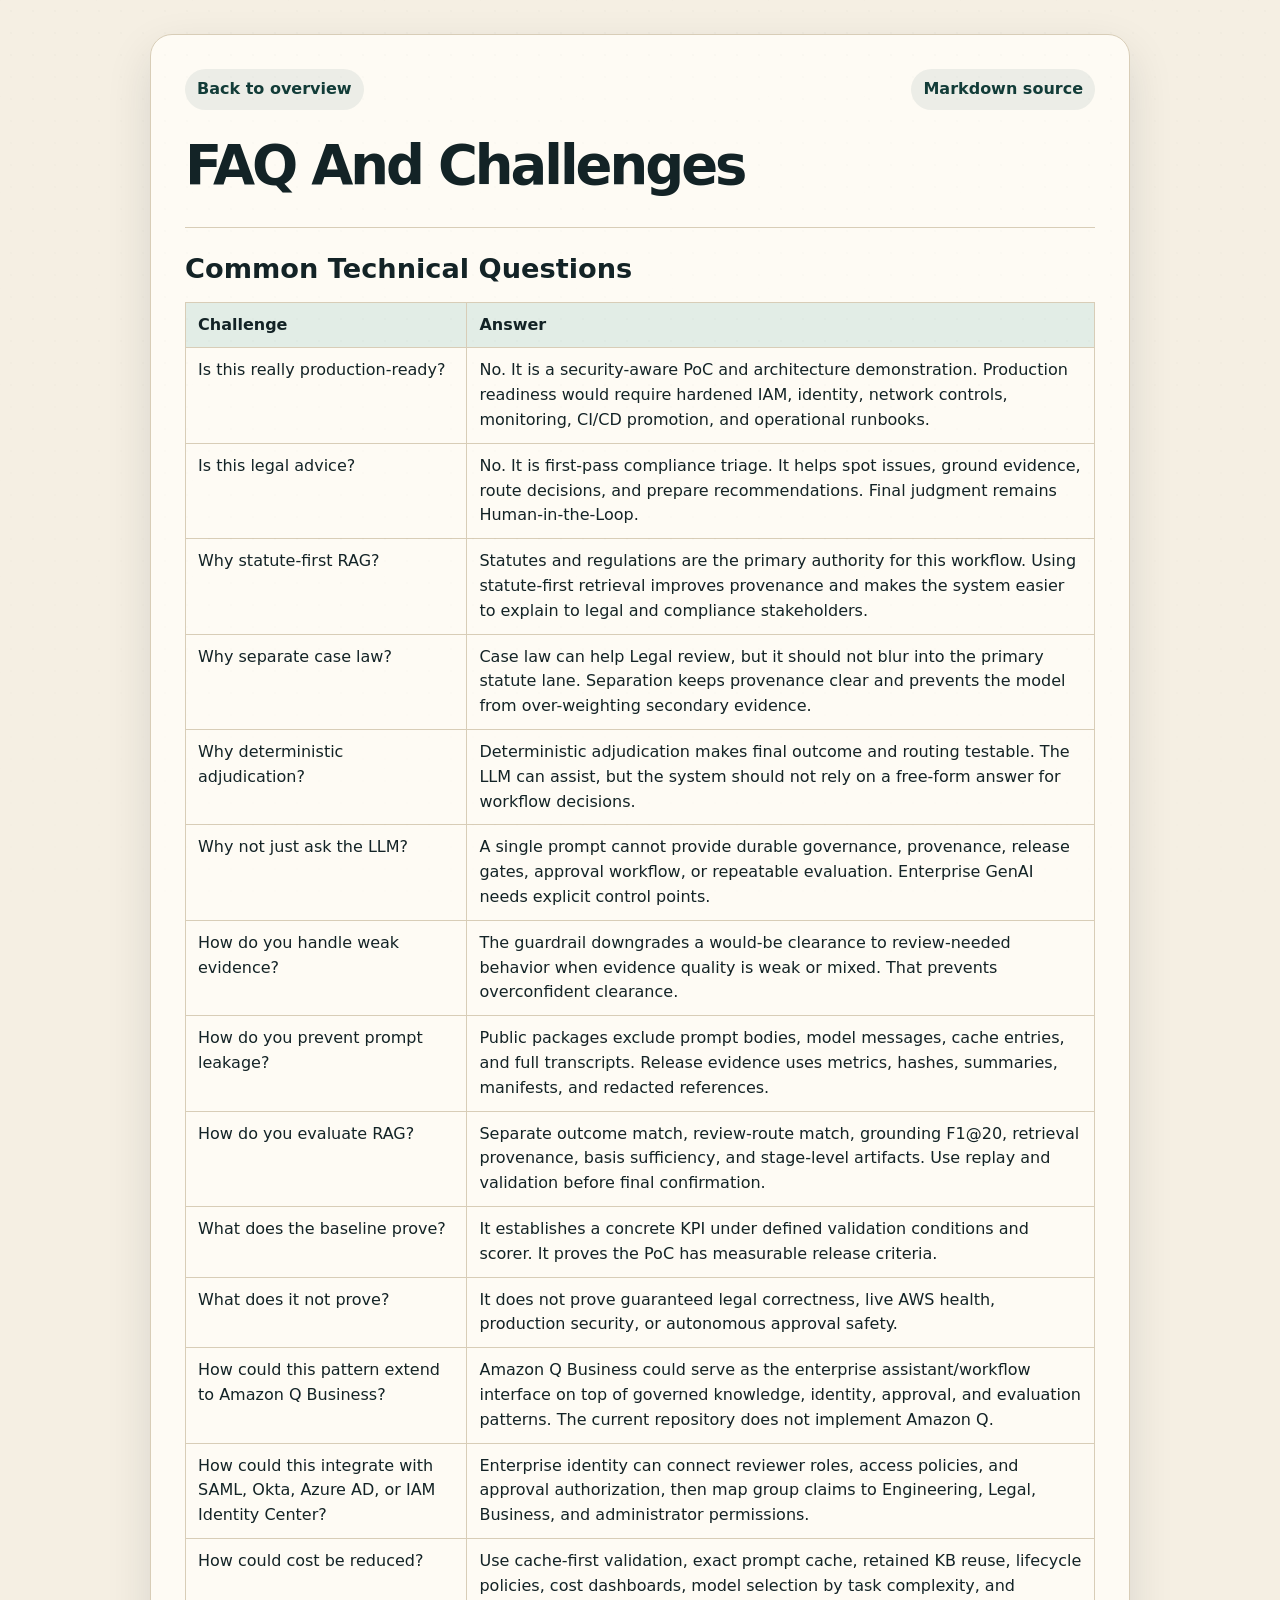
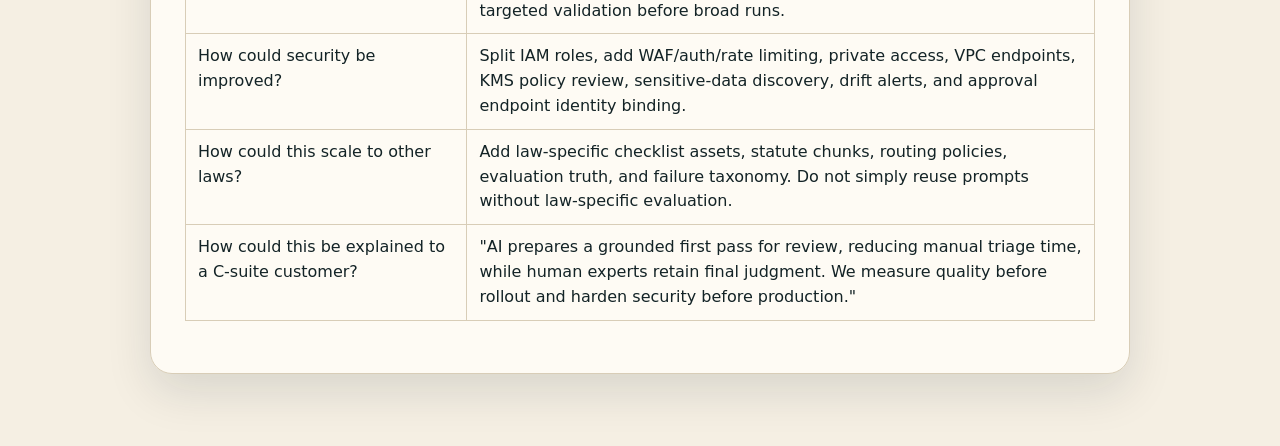
<file: docs/faq-and-challenges.html>
<!doctype html>
<html lang="en">
<head>
  <meta charset="utf-8">
  <meta name="viewport" content="width=device-width, initial-scale=1">
  <title>FAQ And Challenges | CloudNative GenAI Compliance Review</title>
  <meta name="description" content="Public supporting document for the CloudNative GenAI Compliance Review on AWS portfolio.">
  <link rel="stylesheet" href="../assets/site.css">
</head>
<body class="doc-page">
  <main class="doc-shell">
    <nav class="doc-nav" aria-label="Document navigation">
      <a href="../index.html">Back to overview</a>
      <a href="faq-and-challenges.md">Markdown source</a>
    </nav>
<h1>FAQ And Challenges</h1>
<h2>Common Technical Questions</h2>
<table><thead><tr><th>Challenge</th><th>Answer</th></tr></thead><tbody>
<tr><td>Is this really production-ready?</td><td>No. It is a security-aware PoC and architecture demonstration. Production readiness would require hardened IAM, identity, network controls, monitoring, CI/CD promotion, and operational runbooks.</td></tr>
<tr><td>Is this legal advice?</td><td>No. It is first-pass compliance triage. It helps spot issues, ground evidence, route decisions, and prepare recommendations. Final judgment remains Human-in-the-Loop.</td></tr>
<tr><td>Why statute-first RAG?</td><td>Statutes and regulations are the primary authority for this workflow. Using statute-first retrieval improves provenance and makes the system easier to explain to legal and compliance stakeholders.</td></tr>
<tr><td>Why separate case law?</td><td>Case law can help Legal review, but it should not blur into the primary statute lane. Separation keeps provenance clear and prevents the model from over-weighting secondary evidence.</td></tr>
<tr><td>Why deterministic adjudication?</td><td>Deterministic adjudication makes final outcome and routing testable. The LLM can assist, but the system should not rely on a free-form answer for workflow decisions.</td></tr>
<tr><td>Why not just ask the LLM?</td><td>A single prompt cannot provide durable governance, provenance, release gates, approval workflow, or repeatable evaluation. Enterprise GenAI needs explicit control points.</td></tr>
<tr><td>How do you handle weak evidence?</td><td>The guardrail downgrades a would-be clearance to review-needed behavior when evidence quality is weak or mixed. That prevents overconfident clearance.</td></tr>
<tr><td>How do you prevent prompt leakage?</td><td>Public packages exclude prompt bodies, model messages, cache entries, and full transcripts. Release evidence uses metrics, hashes, summaries, manifests, and redacted references.</td></tr>
<tr><td>How do you evaluate RAG?</td><td>Separate outcome match, review-route match, grounding F1@20, retrieval provenance, basis sufficiency, and stage-level artifacts. Use replay and validation before final confirmation.</td></tr>
<tr><td>What does the baseline prove?</td><td>It establishes a concrete KPI under defined validation conditions and scorer. It proves the PoC has measurable release criteria.</td></tr>
<tr><td>What does it not prove?</td><td>It does not prove guaranteed legal correctness, live AWS health, production security, or autonomous approval safety.</td></tr>
<tr><td>How could this pattern extend to Amazon Q Business?</td><td>Amazon Q Business could serve as the enterprise assistant/workflow interface on top of governed knowledge, identity, approval, and evaluation patterns. The current repository does not implement Amazon Q.</td></tr>
<tr><td>How could this integrate with SAML, Okta, Azure AD, or IAM Identity Center?</td><td>Enterprise identity can connect reviewer roles, access policies, and approval authorization, then map group claims to Engineering, Legal, Business, and administrator permissions.</td></tr>
<tr><td>How could cost be reduced?</td><td>Use cache-first validation, exact prompt cache, retained KB reuse, lifecycle policies, cost dashboards, model selection by task complexity, and targeted validation before broad runs.</td></tr>
<tr><td>How could security be improved?</td><td>Split IAM roles, add WAF/auth/rate limiting, private access, VPC endpoints, KMS policy review, sensitive-data discovery, drift alerts, and approval endpoint identity binding.</td></tr>
<tr><td>How could this scale to other laws?</td><td>Add law-specific checklist assets, statute chunks, routing policies, evaluation truth, and failure taxonomy. Do not simply reuse prompts without law-specific evaluation.</td></tr>
<tr><td>How could this be explained to a C-suite customer?</td><td>&quot;AI prepares a grounded first pass for review, reducing manual triage time, while human experts retain final judgment. We measure quality before rollout and harden security before production.&quot;</td></tr>
</tbody></table>
  </main>
</body>
</html>
</file>
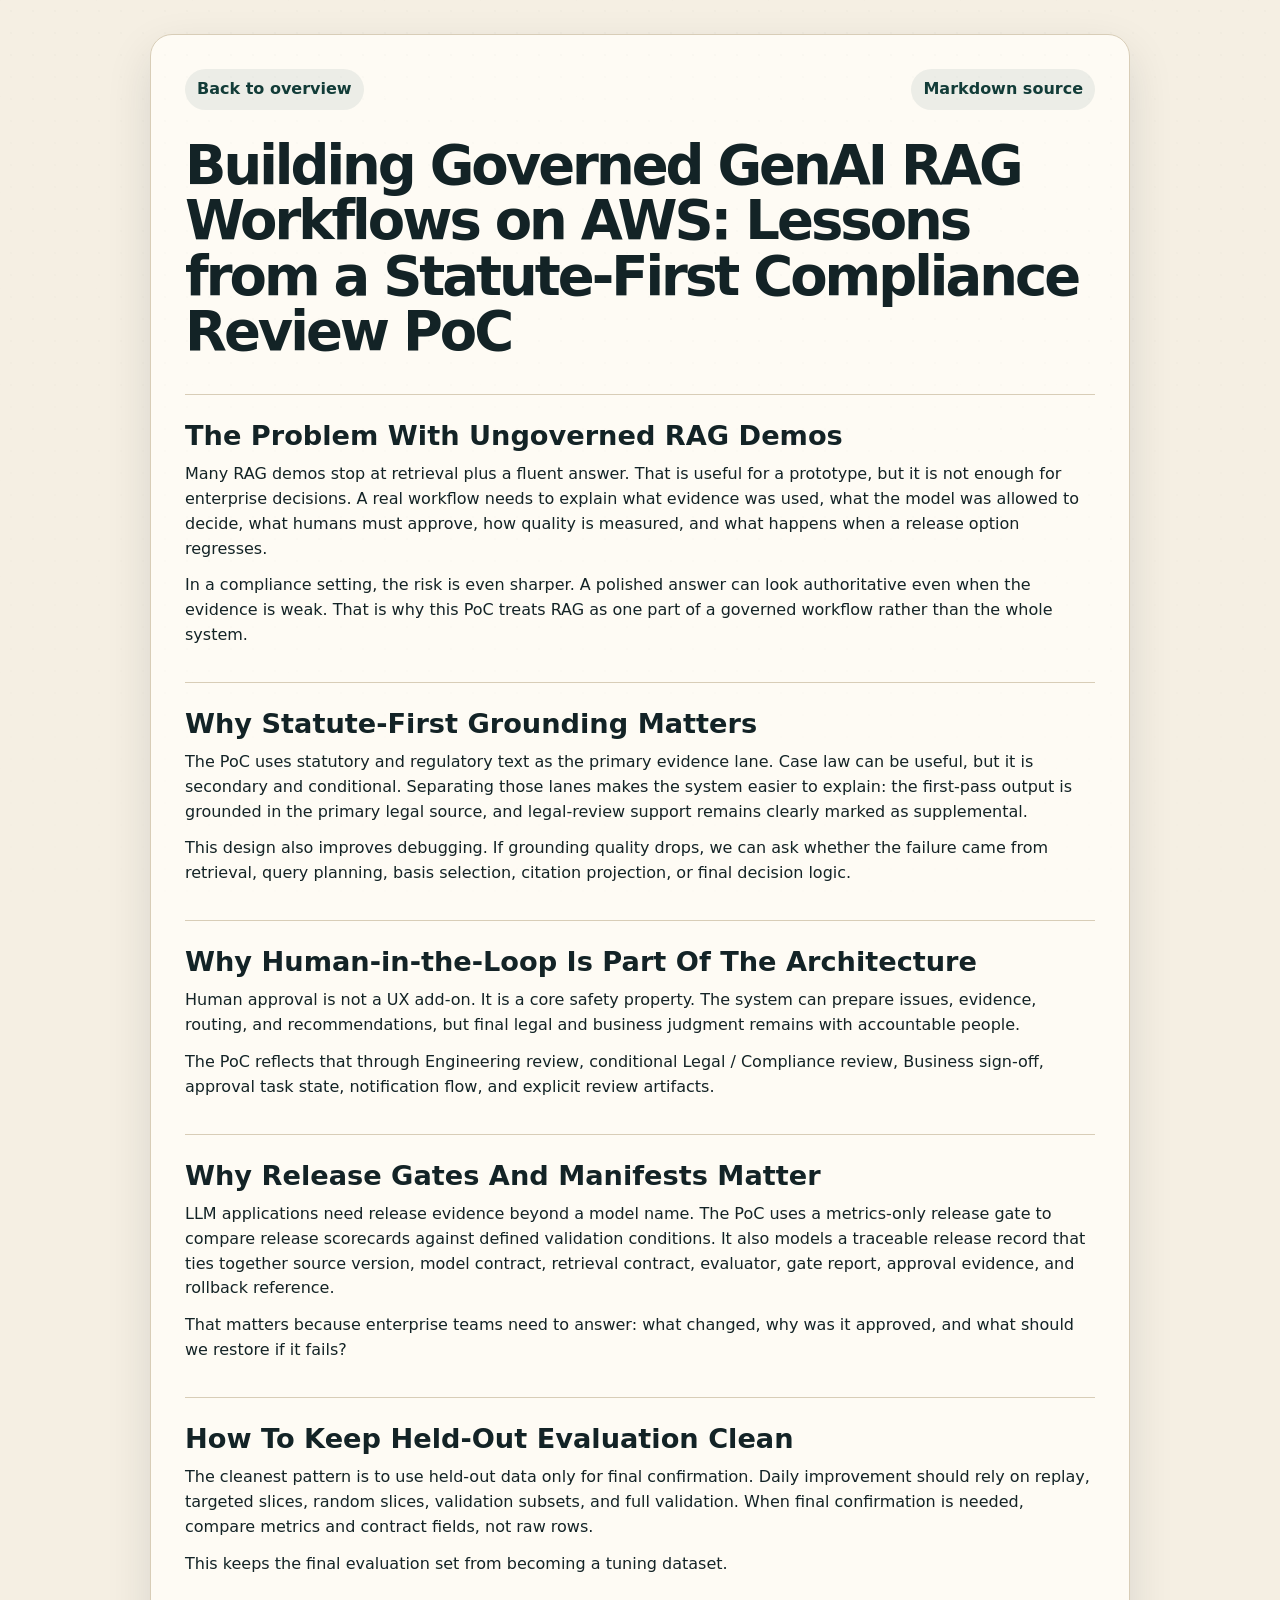
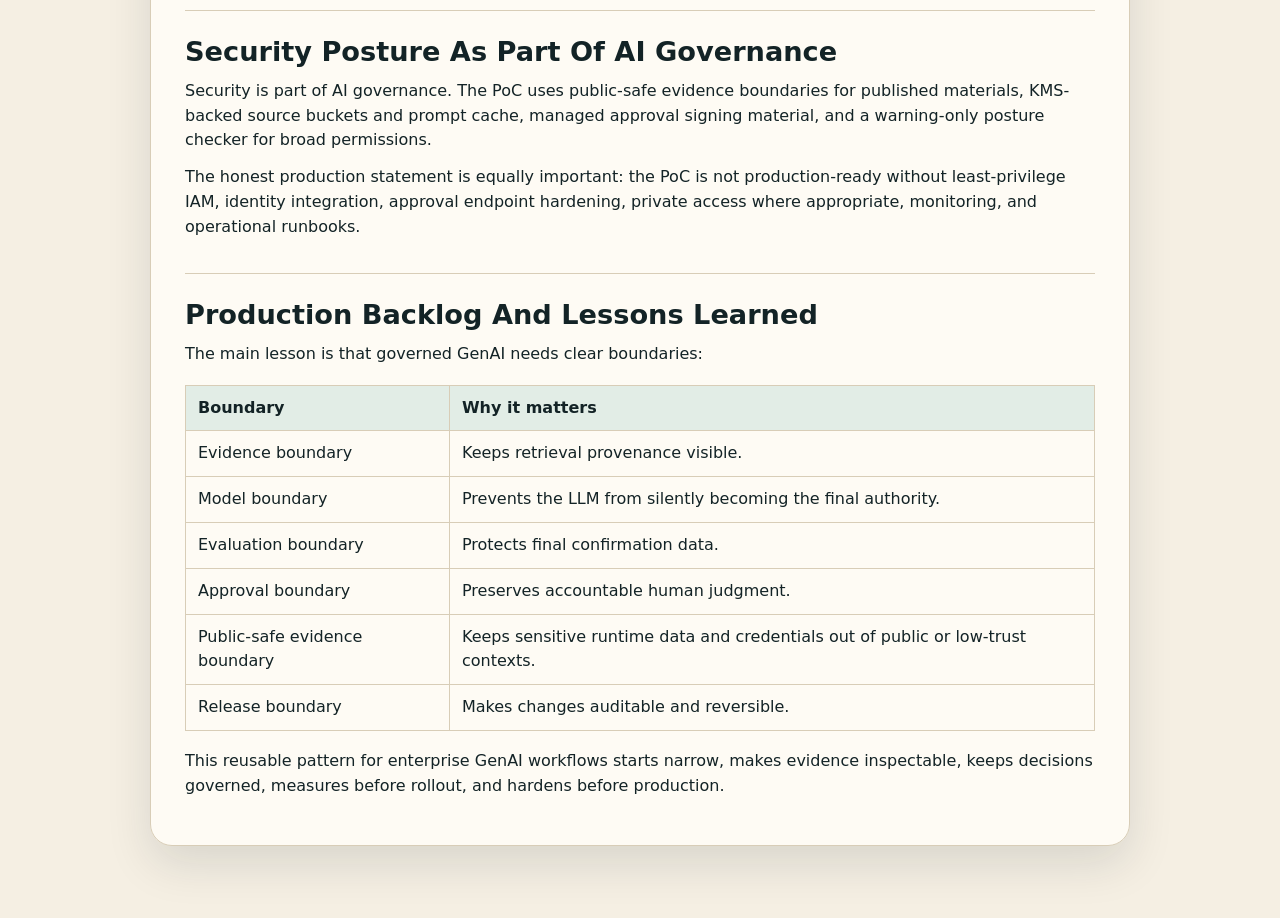
<file: docs/governed-genai-rag-article.html>
<!doctype html>
<html lang="en">
<head>
  <meta charset="utf-8">
  <meta name="viewport" content="width=device-width, initial-scale=1">
  <title>Building Governed GenAI RAG Workflows on AWS: Lessons from a Statute-First Compliance Review PoC | CloudNative GenAI Compliance Review</title>
  <meta name="description" content="Public supporting document for the CloudNative GenAI Compliance Review on AWS portfolio.">
  <link rel="stylesheet" href="../assets/site.css">
</head>
<body class="doc-page">
  <main class="doc-shell">
    <nav class="doc-nav" aria-label="Document navigation">
      <a href="../index.html">Back to overview</a>
      <a href="governed-genai-rag-article.md">Markdown source</a>
    </nav>
<h1>Building Governed GenAI RAG Workflows on AWS: Lessons from a Statute-First Compliance Review PoC</h1>
<h2>The Problem With Ungoverned RAG Demos</h2>
<p>Many RAG demos stop at retrieval plus a fluent answer. That is useful for a prototype, but it is not enough for enterprise decisions. A real workflow needs to explain what evidence was used, what the model was allowed to decide, what humans must approve, how quality is measured, and what happens when a release option regresses.</p>
<p>In a compliance setting, the risk is even sharper. A polished answer can look authoritative even when the evidence is weak. That is why this PoC treats RAG as one part of a governed workflow rather than the whole system.</p>
<h2>Why Statute-First Grounding Matters</h2>
<p>The PoC uses statutory and regulatory text as the primary evidence lane. Case law can be useful, but it is secondary and conditional. Separating those lanes makes the system easier to explain: the first-pass output is grounded in the primary legal source, and legal-review support remains clearly marked as supplemental.</p>
<p>This design also improves debugging. If grounding quality drops, we can ask whether the failure came from retrieval, query planning, basis selection, citation projection, or final decision logic.</p>
<h2>Why Human-in-the-Loop Is Part Of The Architecture</h2>
<p>Human approval is not a UX add-on. It is a core safety property. The system can prepare issues, evidence, routing, and recommendations, but final legal and business judgment remains with accountable people.</p>
<p>The PoC reflects that through Engineering review, conditional Legal / Compliance review, Business sign-off, approval task state, notification flow, and explicit review artifacts.</p>
<h2>Why Release Gates And Manifests Matter</h2>
<p>LLM applications need release evidence beyond a model name. The PoC uses a metrics-only release gate to compare release scorecards against defined validation conditions. It also models a traceable release record that ties together source version, model contract, retrieval contract, evaluator, gate report, approval evidence, and rollback reference.</p>
<p>That matters because enterprise teams need to answer: what changed, why was it approved, and what should we restore if it fails?</p>
<h2>How To Keep Held-Out Evaluation Clean</h2>
<p>The cleanest pattern is to use held-out data only for final confirmation. Daily improvement should rely on replay, targeted slices, random slices, validation subsets, and full validation. When final confirmation is needed, compare metrics and contract fields, not raw rows.</p>
<p>This keeps the final evaluation set from becoming a tuning dataset.</p>
<h2>Security Posture As Part Of AI Governance</h2>
<p>Security is part of AI governance. The PoC uses public-safe evidence boundaries for published materials, KMS-backed source buckets and prompt cache, managed approval signing material, and a warning-only posture checker for broad permissions.</p>
<p>The honest production statement is equally important: the PoC is not production-ready without least-privilege IAM, identity integration, approval endpoint hardening, private access where appropriate, monitoring, and operational runbooks.</p>
<h2>Production Backlog And Lessons Learned</h2>
<p>The main lesson is that governed GenAI needs clear boundaries:</p>
<table><thead><tr><th>Boundary</th><th>Why it matters</th></tr></thead><tbody>
<tr><td>Evidence boundary</td><td>Keeps retrieval provenance visible.</td></tr>
<tr><td>Model boundary</td><td>Prevents the LLM from silently becoming the final authority.</td></tr>
<tr><td>Evaluation boundary</td><td>Protects final confirmation data.</td></tr>
<tr><td>Approval boundary</td><td>Preserves accountable human judgment.</td></tr>
<tr><td>Public-safe evidence boundary</td><td>Keeps sensitive runtime data and credentials out of public or low-trust contexts.</td></tr>
<tr><td>Release boundary</td><td>Makes changes auditable and reversible.</td></tr>
</tbody></table>
<p>This reusable pattern for enterprise GenAI workflows starts narrow, makes evidence inspectable, keeps decisions governed, measures before rollout, and hardens before production.</p>
  </main>
</body>
</html>
</file>
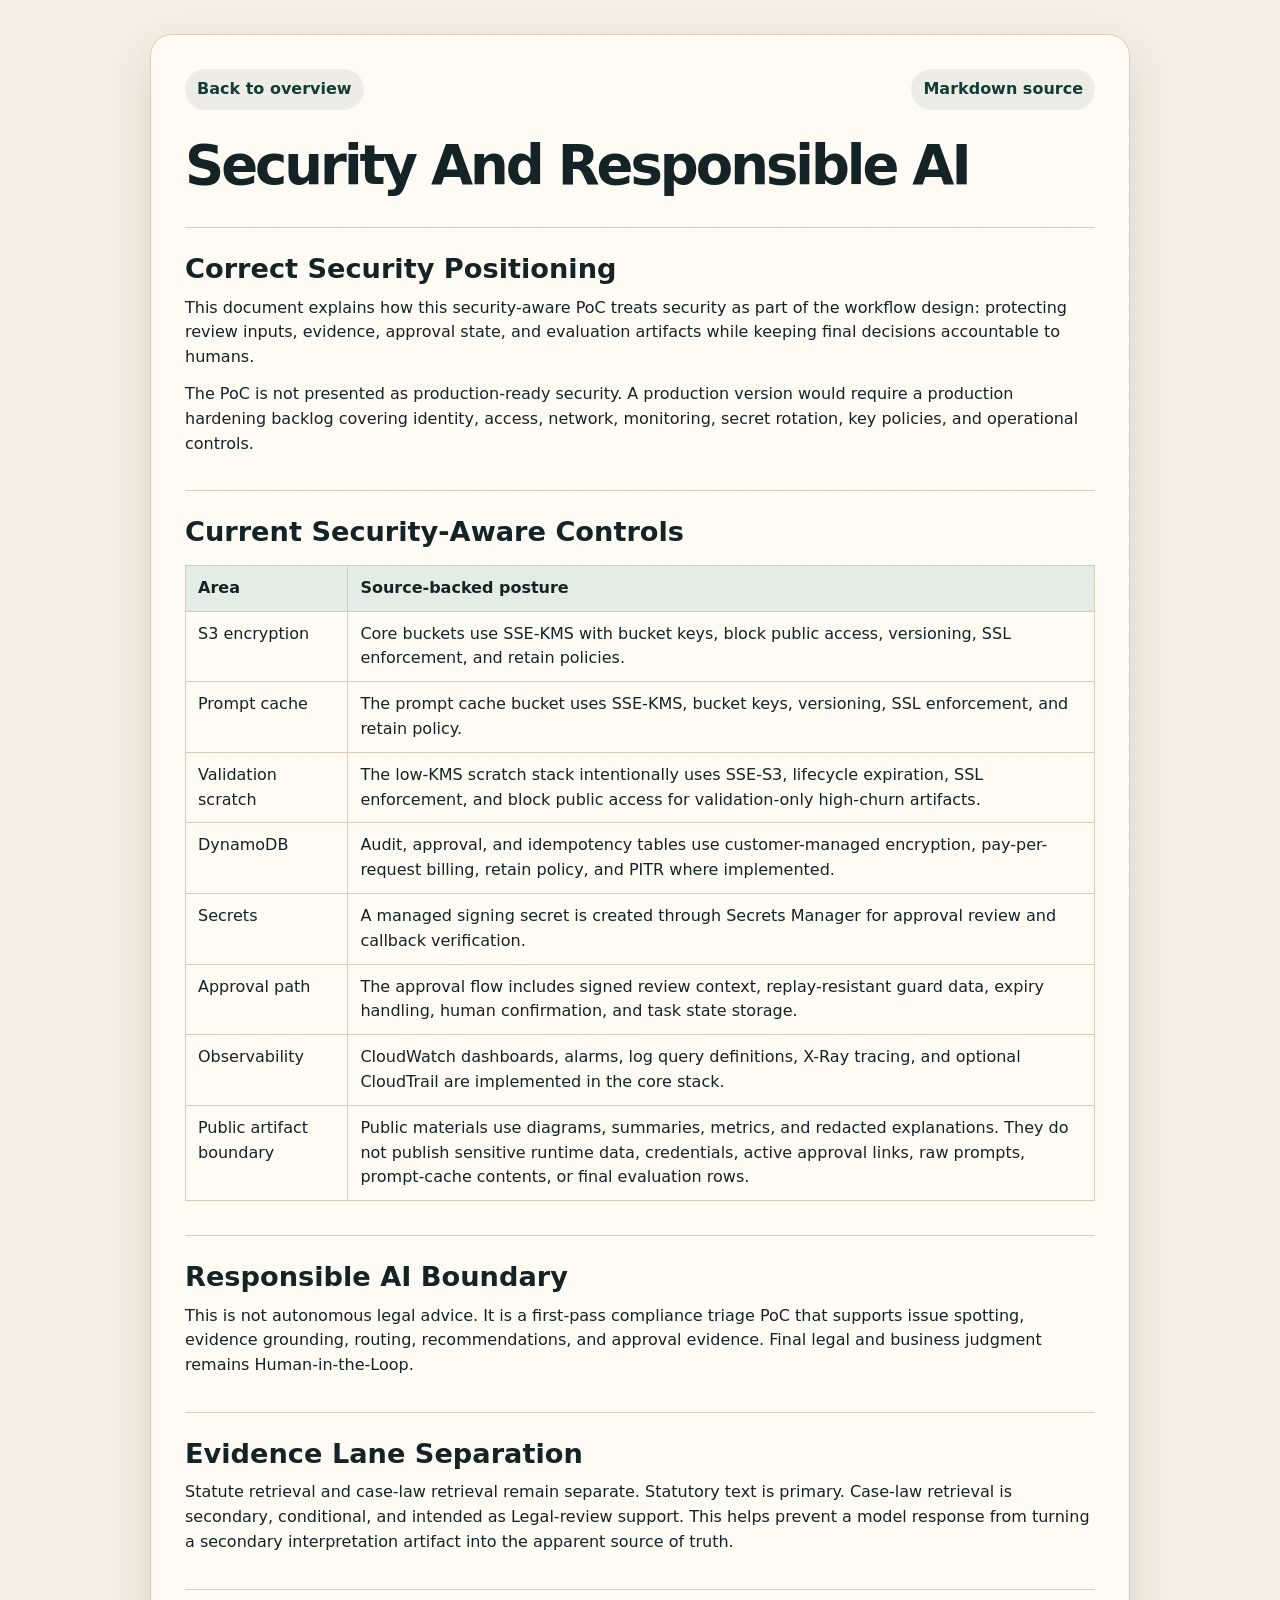
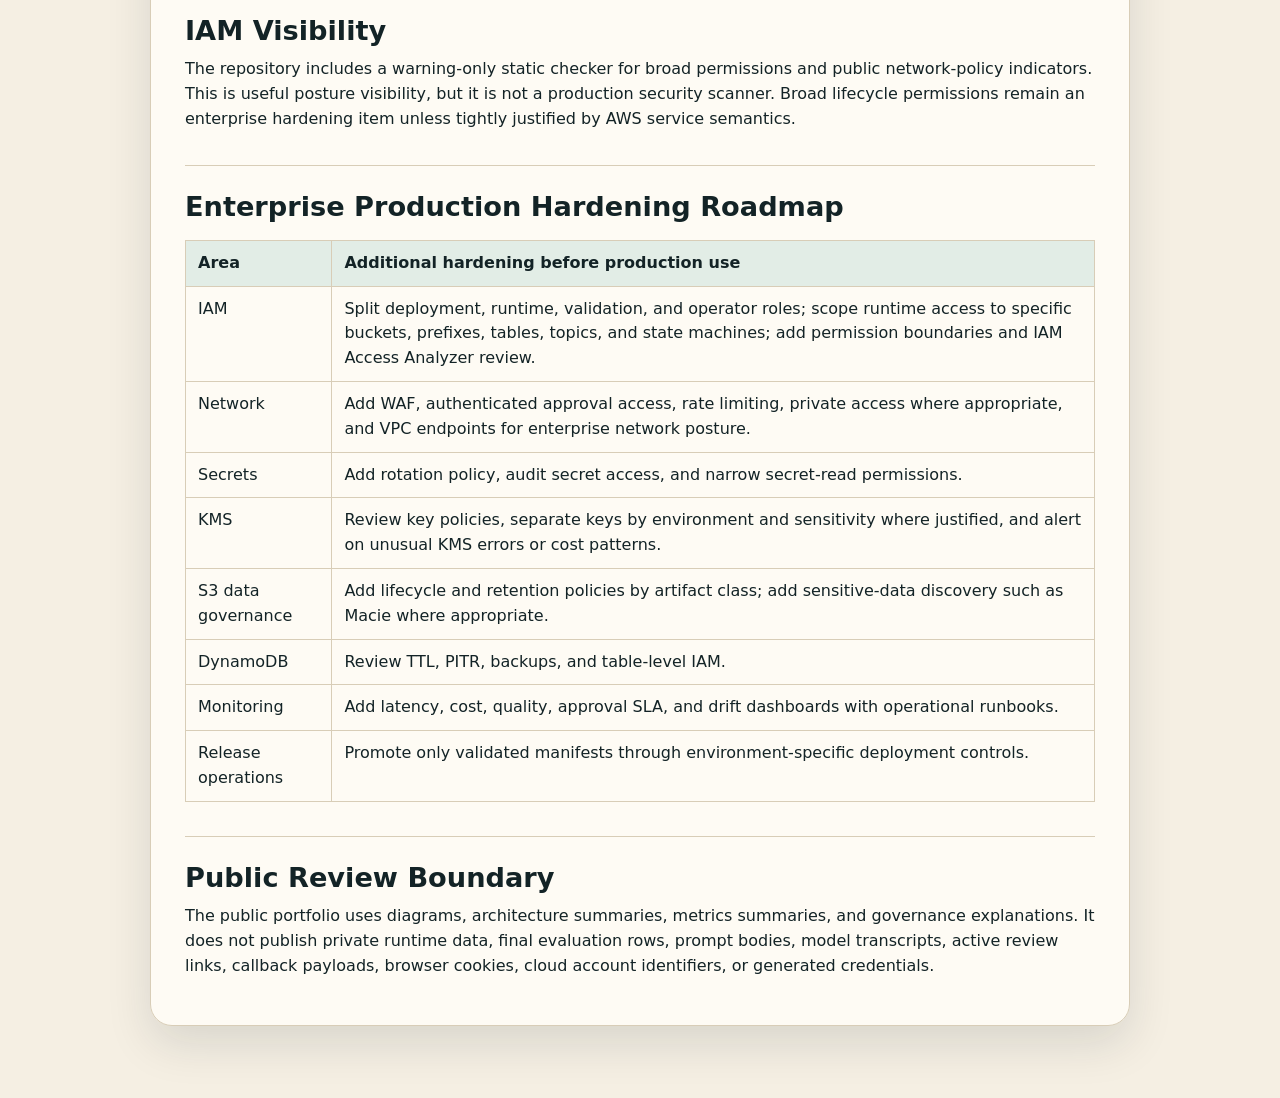
<file: docs/security-and-responsible-ai.html>
<!doctype html>
<html lang="en">
<head>
  <meta charset="utf-8">
  <meta name="viewport" content="width=device-width, initial-scale=1">
  <title>Security And Responsible AI | CloudNative GenAI Compliance Review</title>
  <meta name="description" content="Public supporting document for the CloudNative GenAI Compliance Review on AWS portfolio.">
  <link rel="stylesheet" href="../assets/site.css">
</head>
<body class="doc-page">
  <main class="doc-shell">
    <nav class="doc-nav" aria-label="Document navigation">
      <a href="../index.html">Back to overview</a>
      <a href="security-and-responsible-ai.md">Markdown source</a>
    </nav>
<h1>Security And Responsible AI</h1>
<h2>Correct Security Positioning</h2>
<p>This document explains how this security-aware PoC treats security as part of the workflow design: protecting review inputs, evidence, approval state, and evaluation artifacts while keeping final decisions accountable to humans.</p>
<p>The PoC is not presented as production-ready security. A production version would require a production hardening backlog covering identity, access, network, monitoring, secret rotation, key policies, and operational controls.</p>
<h2>Current Security-Aware Controls</h2>
<table><thead><tr><th>Area</th><th>Source-backed posture</th></tr></thead><tbody>
<tr><td>S3 encryption</td><td>Core buckets use SSE-KMS with bucket keys, block public access, versioning, SSL enforcement, and retain policies.</td></tr>
<tr><td>Prompt cache</td><td>The prompt cache bucket uses SSE-KMS, bucket keys, versioning, SSL enforcement, and retain policy.</td></tr>
<tr><td>Validation scratch</td><td>The low-KMS scratch stack intentionally uses SSE-S3, lifecycle expiration, SSL enforcement, and block public access for validation-only high-churn artifacts.</td></tr>
<tr><td>DynamoDB</td><td>Audit, approval, and idempotency tables use customer-managed encryption, pay-per-request billing, retain policy, and PITR where implemented.</td></tr>
<tr><td>Secrets</td><td>A managed signing secret is created through Secrets Manager for approval review and callback verification.</td></tr>
<tr><td>Approval path</td><td>The approval flow includes signed review context, replay-resistant guard data, expiry handling, human confirmation, and task state storage.</td></tr>
<tr><td>Observability</td><td>CloudWatch dashboards, alarms, log query definitions, X-Ray tracing, and optional CloudTrail are implemented in the core stack.</td></tr>
<tr><td>Public artifact boundary</td><td>Public materials use diagrams, summaries, metrics, and redacted explanations. They do not publish sensitive runtime data, credentials, active approval links, raw prompts, prompt-cache contents, or final evaluation rows.</td></tr>
</tbody></table>
<h2>Responsible AI Boundary</h2>
<p>This is not autonomous legal advice. It is a first-pass compliance triage PoC that supports issue spotting, evidence grounding, routing, recommendations, and approval evidence. Final legal and business judgment remains Human-in-the-Loop.</p>
<h2>Evidence Lane Separation</h2>
<p>Statute retrieval and case-law retrieval remain separate. Statutory text is primary. Case-law retrieval is secondary, conditional, and intended as Legal-review support. This helps prevent a model response from turning a secondary interpretation artifact into the apparent source of truth.</p>
<h2>IAM Visibility</h2>
<p>The repository includes a warning-only static checker for broad permissions and public network-policy indicators. This is useful posture visibility, but it is not a production security scanner. Broad lifecycle permissions remain an enterprise hardening item unless tightly justified by AWS service semantics.</p>
<h2>Enterprise Production Hardening Roadmap</h2>
<table><thead><tr><th>Area</th><th>Additional hardening before production use</th></tr></thead><tbody>
<tr><td>IAM</td><td>Split deployment, runtime, validation, and operator roles; scope runtime access to specific buckets, prefixes, tables, topics, and state machines; add permission boundaries and IAM Access Analyzer review.</td></tr>
<tr><td>Network</td><td>Add WAF, authenticated approval access, rate limiting, private access where appropriate, and VPC endpoints for enterprise network posture.</td></tr>
<tr><td>Secrets</td><td>Add rotation policy, audit secret access, and narrow secret-read permissions.</td></tr>
<tr><td>KMS</td><td>Review key policies, separate keys by environment and sensitivity where justified, and alert on unusual KMS errors or cost patterns.</td></tr>
<tr><td>S3 data governance</td><td>Add lifecycle and retention policies by artifact class; add sensitive-data discovery such as Macie where appropriate.</td></tr>
<tr><td>DynamoDB</td><td>Review TTL, PITR, backups, and table-level IAM.</td></tr>
<tr><td>Monitoring</td><td>Add latency, cost, quality, approval SLA, and drift dashboards with operational runbooks.</td></tr>
<tr><td>Release operations</td><td>Promote only validated manifests through environment-specific deployment controls.</td></tr>
</tbody></table>
<h2>Public Review Boundary</h2>
<p>The public portfolio uses diagrams, architecture summaries, metrics summaries, and governance explanations. It does not publish private runtime data, final evaluation rows, prompt bodies, model transcripts, active review links, callback payloads, browser cookies, cloud account identifiers, or generated credentials.</p>
  </main>
</body>
</html>
</file>
<file: assets/site.css>
/* Public-facing static portfolio site. No external assets or scripts. */
:root {
  --ink: #132326;
  --ink-2: #24383c;
  --muted: #637174;
  --paper: #f5efe3;
  --paper-2: #e8ddc8;
  --panel: #fffaf1;
  --panel-strong: #ffffff;
  --line: #d8cdb7;
  --line-strong: #a99476;
  --cedar: #1f5b52;
  --cedar-2: #123c38;
  --copper: #a5533c;
  --ember: #bf6d45;
  --moss: #69764a;
  --blue: #315f7d;
  --sky: #d9e9e3;
  --focus: #1a7b85;
  --shadow-sm: 0 10px 24px rgba(19, 35, 38, 0.08);
  --shadow-md: 0 18px 46px rgba(19, 35, 38, 0.12);
  --shadow-lg: 0 28px 72px rgba(19, 35, 38, 0.16);
  --radius: 12px;
  --radius-lg: 22px;
  --max: 1180px;
}

* { box-sizing: border-box; }

html { scroll-behavior: smooth; }

body {
  margin: 0;
  color: var(--ink);
  background:
    radial-gradient(circle at 0% 0%, rgba(255, 250, 241, 0.92) 0, rgba(255, 250, 241, 0.68) 15rem, transparent 31rem),
    radial-gradient(circle at 18% 10%, rgba(165, 83, 60, 0.08), transparent 26rem),
    radial-gradient(circle at 82% 4%, rgba(49, 95, 125, 0.18), transparent 28rem),
    radial-gradient(circle at 72% 84%, rgba(31, 91, 82, 0.12), transparent 26rem),
    linear-gradient(135deg, rgba(217, 233, 227, 0.86), rgba(245, 239, 227, 0.98) 36%, rgba(232, 221, 200, 0.92));
  font-family: Inter, ui-sans-serif, system-ui, -apple-system, BlinkMacSystemFont, "Segoe UI", sans-serif;
  line-height: 1.55;
}

body::before {
  content: "";
  position: fixed;
  inset: 0;
  pointer-events: none;
  background:
    radial-gradient(circle, rgba(19, 35, 38, 0.045) 1px, transparent 1.4px),
    linear-gradient(115deg, rgba(19, 35, 38, 0.018) 0 1px, transparent 1px 100%);
  background-position: 0 0, 0 0;
  background-size: 22px 22px, 96px 96px;
  mask-image: linear-gradient(to bottom, rgba(0,0,0,0.34), rgba(0,0,0,0.08));
}

a {
  color: var(--cedar-2);
  text-decoration: none;
}

a:hover { text-decoration: underline; }

a:focus-visible,
button:focus-visible {
  outline: 3px solid var(--focus);
  outline-offset: 4px;
}

p { margin: 0; }

code {
  background: rgba(36, 81, 75, 0.1);
  border: 1px solid rgba(36, 81, 75, 0.12);
  border-radius: 5px;
  padding: 1px 5px;
}

.site-header {
  position: sticky;
  top: 0;
  z-index: 10;
  background: rgba(245, 239, 227, 0.86);
  backdrop-filter: blur(16px);
  border-bottom: 1px solid rgba(169, 148, 118, 0.72);
}

.nav {
  max-width: var(--max);
  margin: 0 auto;
  padding: 14px 22px;
  display: flex;
  align-items: center;
  justify-content: space-between;
  gap: 22px;
}

.brand {
  color: var(--ink);
  font-weight: 800;
  letter-spacing: -0.02em;
  white-space: nowrap;
}

.nav-links {
  display: flex;
  flex-wrap: wrap;
  justify-content: flex-end;
  gap: 8px 14px;
  font-size: 0.92rem;
}

.nav-links a {
  border-radius: 999px;
  color: var(--ink-2);
  padding: 6px 9px;
}

.nav-links a:hover {
  background: rgba(255, 250, 241, 0.78);
  text-decoration: none;
}

.hero {
  max-width: var(--max);
  margin: 0 auto;
  min-height: calc(100vh - 62px);
  padding: 86px 22px 54px;
  display: grid;
  grid-template-columns: minmax(0, 1.25fr) minmax(320px, 0.75fr);
  gap: 40px;
  align-items: center;
}

.hero-copy {
  max-width: 860px;
}

.section-eyebrow,
.kicker {
  color: var(--copper);
  display: inline-flex;
  align-items: center;
  gap: 8px;
  font-size: 0.78rem;
  font-weight: 850;
  letter-spacing: 0;
  text-transform: uppercase;
}

.section-eyebrow::before,
.kicker::before {
  content: "";
  width: 9px;
  height: 9px;
  background: transparent;
  border: 2px solid currentColor;
  transform: rotate(45deg);
}

h1,
h2,
h3 {
  color: var(--ink);
  letter-spacing: 0;
  line-height: 1.08;
  margin: 0;
}

h1 {
  font-size: 4.65rem;
  letter-spacing: -0.055em;
  margin-top: 14px;
  max-width: 960px;
}

.subtitle {
  color: var(--cedar-2);
  font-size: 1.42rem;
  line-height: 1.38;
  margin-top: 20px;
  max-width: 900px;
}

.boundary-line {
  border-left: 5px solid var(--ember);
  color: var(--ink-2);
  font-weight: 700;
  margin-top: 20px;
  max-width: 760px;
  padding-left: 14px;
}

.hero-panel,
.card,
.truth-card,
.boundary-card,
.metric-card,
.architecture-callout,
.evidence-groups article,
.reviewer-path a {
  background: rgba(255, 250, 241, 0.88);
  border: 1px solid rgba(169, 148, 118, 0.72);
  border-radius: var(--radius);
  box-shadow: var(--shadow-sm);
}

.hero-panel {
  align-self: stretch;
  display: flex;
  flex-direction: column;
  justify-content: center;
  overflow: hidden;
  padding: 26px;
  position: relative;
}

.hero-panel::before {
  content: "";
  position: absolute;
  inset: 12px;
  border: 1px solid rgba(31, 91, 82, 0.16);
  border-radius: 16px;
  pointer-events: none;
}

.hero-panel > * {
  position: relative;
}

.hero-panel h2 {
  font-size: 1.45rem;
  margin: 14px 0 12px;
}

.hero-panel p + p,
.truth-card p + p,
.boundary-card p + p {
  margin-top: 12px;
}

.cta-row {
  display: flex;
  flex-wrap: wrap;
  gap: 10px;
  margin-top: 30px;
}

.button {
  align-items: center;
  border: 1px solid var(--cedar);
  border-radius: 999px;
  display: inline-flex;
  font-weight: 800;
  justify-content: center;
  min-height: 44px;
  padding: 10px 15px;
  transition: transform 140ms ease, box-shadow 140ms ease, background 140ms ease;
}

.button:hover {
  box-shadow: var(--shadow-sm);
  text-decoration: none;
  transform: translateY(-1px);
}

.button.primary {
  background: linear-gradient(135deg, var(--cedar-2), #1f5b52);
  color: #fff;
}

.button.secondary {
  background: rgba(255, 250, 241, 0.82);
}

main {
  max-width: var(--max);
  margin: 0 auto;
  padding: 10px 22px 76px;
}

main section[id] {
  scroll-margin-top: 18px;
}

section {
  border-top: 1px solid rgba(169, 148, 118, 0.72);
  padding: 46px 0;
}

.section-heading {
  max-width: 900px;
  margin-bottom: 22px;
}

.section-heading h2,
section > h2 {
  font-size: 2.35rem;
  margin-top: 9px;
}

.section-heading p {
  color: var(--muted);
  font-size: 1.05rem;
  margin-top: 12px;
}

.capability-grid,
.grid,
.boundary-grid,
.value-grid,
.decision-grid,
.term-grid {
  display: grid;
  gap: 16px;
  grid-template-columns: repeat(3, minmax(0, 1fr));
}

.card,
.truth-card,
.boundary-card {
  padding: 20px;
  position: relative;
}

.card::before,
.truth-card::before,
.boundary-card::before {
  content: "";
  position: absolute;
  left: 18px;
  top: 0;
  width: 54px;
  height: 4px;
  background: linear-gradient(90deg, var(--cedar), var(--copper));
  border-radius: 0 0 999px 999px;
}

.hero-panel.boundary-card::before {
  inset: 12px;
  left: 12px;
  top: 12px;
  width: auto;
  height: auto;
  background: transparent;
  border: 1px solid rgba(31, 91, 82, 0.16);
  border-radius: 16px;
}

.card h3,
.truth-card h3,
.boundary-card h3 {
  font-size: 1.1rem;
  margin: 10px 0 9px;
}

.card p,
.truth-card,
.boundary-card,
.mapping-table span {
  color: var(--muted);
}

.badge,
.status-badge {
  align-items: center;
  border-radius: 999px;
  display: inline-flex;
  font-size: 0.75rem;
  font-weight: 850;
  letter-spacing: 0;
  line-height: 1;
  padding: 7px 9px;
  text-transform: uppercase;
}

.badge {
  background: rgba(31, 91, 82, 0.1);
  color: var(--cedar-2);
}

.status-badge {
  background: rgba(165, 83, 60, 0.13);
  color: #783f2d;
  width: fit-content;
}

.split-panel {
  display: grid;
  gap: 24px;
  grid-template-columns: minmax(0, 1.08fr) minmax(300px, 0.92fr);
  align-items: start;
}

.split-panel h2 {
  font-size: 2.35rem;
  margin: 9px 0 14px;
}

.split-panel p + p {
  margin-top: 12px;
}

.truth-card {
  background: linear-gradient(145deg, rgba(255, 250, 241, 0.94), rgba(217, 233, 227, 0.62));
}

.truth-card ul,
.truth-card ol,
.boundary-card ul {
  margin: 10px 0 0;
  padding-left: 20px;
}

li { margin: 7px 0; }

.metric-grid {
  display: grid;
  gap: 14px;
  grid-template-columns: repeat(6, minmax(0, 1fr));
}

.metric-card {
  min-height: 146px;
  padding: 18px;
}

.metric-card span {
  color: var(--cedar-2);
  display: block;
  font-size: 2.45rem;
  font-weight: 900;
  line-height: 1;
}

.metric-card p {
  color: var(--muted);
  font-size: 0.92rem;
  margin-top: 10px;
}

.value-grid,
.decision-grid,
.term-grid {
  margin-top: 18px;
}

.value-grid {
  grid-template-columns: repeat(4, minmax(0, 1fr));
}

.decision-grid {
  grid-template-columns: repeat(3, minmax(0, 1fr));
}

.proof-strip {
  background: linear-gradient(90deg, rgba(31, 91, 82, 0.12), rgba(165, 83, 60, 0.1), rgba(49, 95, 125, 0.1));
  border: 1px solid rgba(169, 148, 118, 0.72);
  border-radius: var(--radius);
  color: var(--ink-2);
  font-weight: 700;
  margin-top: 16px;
  padding: 16px 18px;
}

.arch-diagram {
  background: linear-gradient(145deg, rgba(255, 250, 241, 0.94), rgba(217, 233, 227, 0.76));
  border: 1px solid rgba(169, 148, 118, 0.84);
  border-radius: var(--radius-lg);
  box-shadow: var(--shadow-md);
  margin: 26px 0 18px;
  overflow-x: auto;
  padding: 16px;
}

.arch-diagram svg,
.arch-diagram img {
  display: block;
  min-width: 840px;
  width: 100%;
}

.arch-diagram img {
  height: auto;
}

.arch-node {
  fill: #fffdf8;
  stroke: rgba(36, 81, 75, 0.55);
  stroke-width: 1.4;
}

.arch-node.accent { fill: #e7f0ed; }
.arch-node.ai { fill: #f7eadf; stroke: rgba(182, 95, 54, 0.68); }
.arch-node.state { fill: #f2f4de; stroke: rgba(110, 123, 61, 0.68); }

.arch-label {
  fill: var(--ink);
  font-family: Inter, ui-sans-serif, system-ui, -apple-system, BlinkMacSystemFont, "Segoe UI", sans-serif;
  font-size: 14px;
  font-weight: 800;
}

.arch-small {
  fill: var(--muted);
  font-family: Inter, ui-sans-serif, system-ui, -apple-system, BlinkMacSystemFont, "Segoe UI", sans-serif;
  font-size: 11px;
}

.arch-arrow {
  stroke: var(--cedar);
  stroke-width: 2.2;
  fill: none;
  marker-end: url(#arrow);
}

.arch-support {
  stroke: var(--copper);
  stroke-dasharray: 5 5;
  stroke-width: 2;
  fill: none;
  marker-end: url(#arrow-copper);
}

.architecture-callout {
  padding: 22px;
}

.architecture-callout h3 {
  font-size: 1.22rem;
  margin-bottom: 14px;
}

.reason-grid {
  display: grid;
  gap: 12px 18px;
  grid-template-columns: repeat(2, minmax(0, 1fr));
}

.reason-grid p {
  border-left: 3px solid rgba(182, 95, 54, 0.72);
  color: var(--muted);
  padding-left: 12px;
}

.pill-row {
  display: flex;
  flex-wrap: wrap;
  gap: 8px;
  margin: 18px 0 0;
}

.pill {
  background: rgba(216, 231, 226, 0.78);
  border: 1px solid rgba(36, 81, 75, 0.32);
  border-radius: 999px;
  color: var(--cedar-2);
  font-size: 0.84rem;
  font-weight: 750;
  padding: 7px 10px;
}

.flow {
  display: grid;
  gap: 10px;
  grid-template-columns: repeat(5, minmax(0, 1fr));
  margin: 22px 0;
}

.flow span {
  background: rgba(255, 250, 241, 0.9);
  border: 1px solid rgba(169, 148, 118, 0.72);
  border-radius: var(--radius);
  box-shadow: var(--shadow-sm);
  color: var(--ink-2);
  font-weight: 800;
  min-height: 84px;
  padding: 14px;
  position: relative;
}

.flow span::after {
  color: var(--copper);
  content: ">";
  font-weight: 900;
  position: absolute;
  right: -9px;
  top: 50%;
  transform: translateY(-50%);
}

.flow span:nth-child(5)::after,
.flow span:last-child::after {
  content: "";
}

.callout {
  background: rgba(255, 250, 241, 0.96);
  border-left: 5px solid var(--copper);
  border-radius: 6px;
  box-shadow: var(--shadow-sm);
  color: var(--ink-2);
  font-weight: 800;
  padding: 18px 20px;
}

.mapping-table {
  background: rgba(255, 253, 247, 0.86);
  border: 1px solid rgba(185, 173, 149, 0.78);
  border-radius: var(--radius);
  box-shadow: var(--shadow-sm);
  overflow: hidden;
}

.mapping-table > div {
  display: grid;
  gap: 18px;
  grid-template-columns: 260px minmax(0, 1fr);
  padding: 16px 18px;
}

.mapping-table > div + div {
  border-top: 1px solid rgba(185, 173, 149, 0.62);
}

.mapping-table strong {
  color: var(--cedar-2);
}

.boundary-grid {
  grid-template-columns: repeat(3, minmax(0, 1fr));
}

.boundary-card {
  background: linear-gradient(145deg, rgba(255, 250, 241, 0.94), rgba(242, 224, 210, 0.58));
}

.reviewer-path {
  display: grid;
  gap: 14px;
  grid-template-columns: repeat(3, minmax(0, 1fr));
}

.reviewer-path a {
  color: var(--ink);
  display: block;
  min-height: 180px;
  padding: 20px;
  transition: transform 140ms ease, box-shadow 140ms ease, border-color 140ms ease;
}

.reviewer-path a:hover {
  border-color: rgba(36, 81, 75, 0.55);
  box-shadow: var(--shadow-md);
  text-decoration: none;
  transform: translateY(-2px);
}

.reviewer-path span {
  align-items: center;
  background: var(--cedar-2);
  border-radius: 999px;
  color: #fff;
  display: inline-flex;
  font-weight: 900;
  height: 32px;
  justify-content: center;
  margin-bottom: 14px;
  width: 32px;
}

.reviewer-path strong {
  display: block;
  font-size: 1.05rem;
  margin-bottom: 8px;
}

.reviewer-path p {
  color: var(--muted);
}

.evidence-groups {
  display: grid;
  gap: 16px;
  grid-template-columns: repeat(3, minmax(0, 1fr));
}

.evidence-groups article {
  padding: 18px;
}

.evidence-groups h3 {
  color: var(--ink);
  font-size: 1rem;
  margin-bottom: 8px;
}

.evidence-groups a {
  border-top: 1px solid rgba(185, 173, 149, 0.62);
  display: block;
  font-weight: 750;
  padding: 10px 0;
}

.evidence-groups a:first-of-type {
  border-top: 0;
}

.doc-page {
  background: var(--paper);
}

.doc-shell {
  background: rgba(255, 253, 247, 0.9);
  border: 1px solid var(--line);
  border-radius: var(--radius-lg);
  box-shadow: var(--shadow-md);
  margin: 34px auto 72px;
  max-width: 980px;
  padding: 34px;
}

.doc-shell h1 {
  font-size: 3.4rem;
  line-height: 1.02;
}

.doc-shell h2 {
  border-top: 1px solid var(--line);
  font-size: 1.7rem;
  margin-top: 34px;
  padding-top: 26px;
}

.doc-shell h3 {
  font-size: 1.15rem;
  margin-top: 22px;
}

.doc-shell p {
  margin: 12px 0;
}

.doc-shell pre {
  background: #142022;
  border-radius: 10px;
  color: #f8f6ef;
  overflow-x: auto;
  padding: 16px;
}

.doc-shell pre code {
  background: transparent;
  border: 0;
  padding: 0;
}

.doc-shell table {
  border-collapse: collapse;
  display: block;
  margin: 18px 0;
  overflow-x: auto;
  width: 100%;
}

.doc-shell th,
.doc-shell td {
  border: 1px solid var(--line);
  padding: 10px 12px;
  text-align: left;
  vertical-align: top;
}

.doc-shell th {
  background: rgba(216, 231, 226, 0.7);
}

.doc-nav {
  display: flex;
  flex-wrap: wrap;
  gap: 12px;
  justify-content: space-between;
  margin-bottom: 28px;
}

.doc-nav a {
  background: rgba(36, 81, 75, 0.08);
  border-radius: 999px;
  font-weight: 800;
  padding: 8px 12px;
}

footer {
  border-top: 1px solid rgba(185, 173, 149, 0.78);
  color: var(--muted);
  margin: 0 auto;
  max-width: var(--max);
  padding: 28px 22px 42px;
}

@media (max-width: 1020px) {
  h1 { font-size: 3.8rem; }
  .metric-grid { grid-template-columns: repeat(3, minmax(0, 1fr)); }
  .flow { grid-template-columns: repeat(2, minmax(0, 1fr)); }
  .flow span:nth-child(5)::after { content: ">"; }
  .flow span:nth-child(2n)::after { content: ""; }
  .reviewer-path,
  .evidence-groups {
    grid-template-columns: repeat(2, minmax(0, 1fr));
  }
}

@media (max-width: 860px) {
  .nav {
    align-items: flex-start;
    flex-direction: column;
  }

  .nav-links {
    justify-content: flex-start;
  }

  .hero {
    grid-template-columns: 1fr;
    min-height: auto;
    padding-top: 54px;
  }

  h1 { font-size: 3.05rem; }
  .subtitle { font-size: 1.2rem; }

  .capability-grid,
  .grid,
  .boundary-grid,
  .value-grid,
  .decision-grid,
  .term-grid,
  .split-panel,
  .reason-grid,
  .mapping-table > div {
    grid-template-columns: 1fr;
  }

  .mapping-table > div {
    gap: 6px;
  }

  .doc-shell {
    margin: 22px 12px 54px;
    padding: 24px;
  }

  .doc-shell h1 {
    font-size: 2.55rem;
  }
}

@media (max-width: 560px) {
  .nav,
  main,
  .hero,
  footer {
    padding-left: 16px;
    padding-right: 16px;
  }

  .nav-links {
    gap: 6px;
  }

  .nav-links a {
    padding: 5px 7px;
  }

  h1 { font-size: 2.45rem; }

  .section-heading h2,
  section > h2,
  .split-panel h2 {
    font-size: 1.82rem;
  }

  .metric-grid,
  .reviewer-path,
  .evidence-groups,
  .flow {
    grid-template-columns: 1fr;
  }

  .flow span::after {
    bottom: -18px;
    right: 50%;
    top: auto;
    transform: translateX(50%) rotate(90deg);
  }

  .flow span:nth-child(2n)::after,
  .flow span:nth-child(5)::after {
    content: ">";
  }

  .flow span:last-child::after {
    content: "";
  }

  .button {
    width: 100%;
  }

  .metric-card {
    min-height: 118px;
  }
}
</file>
